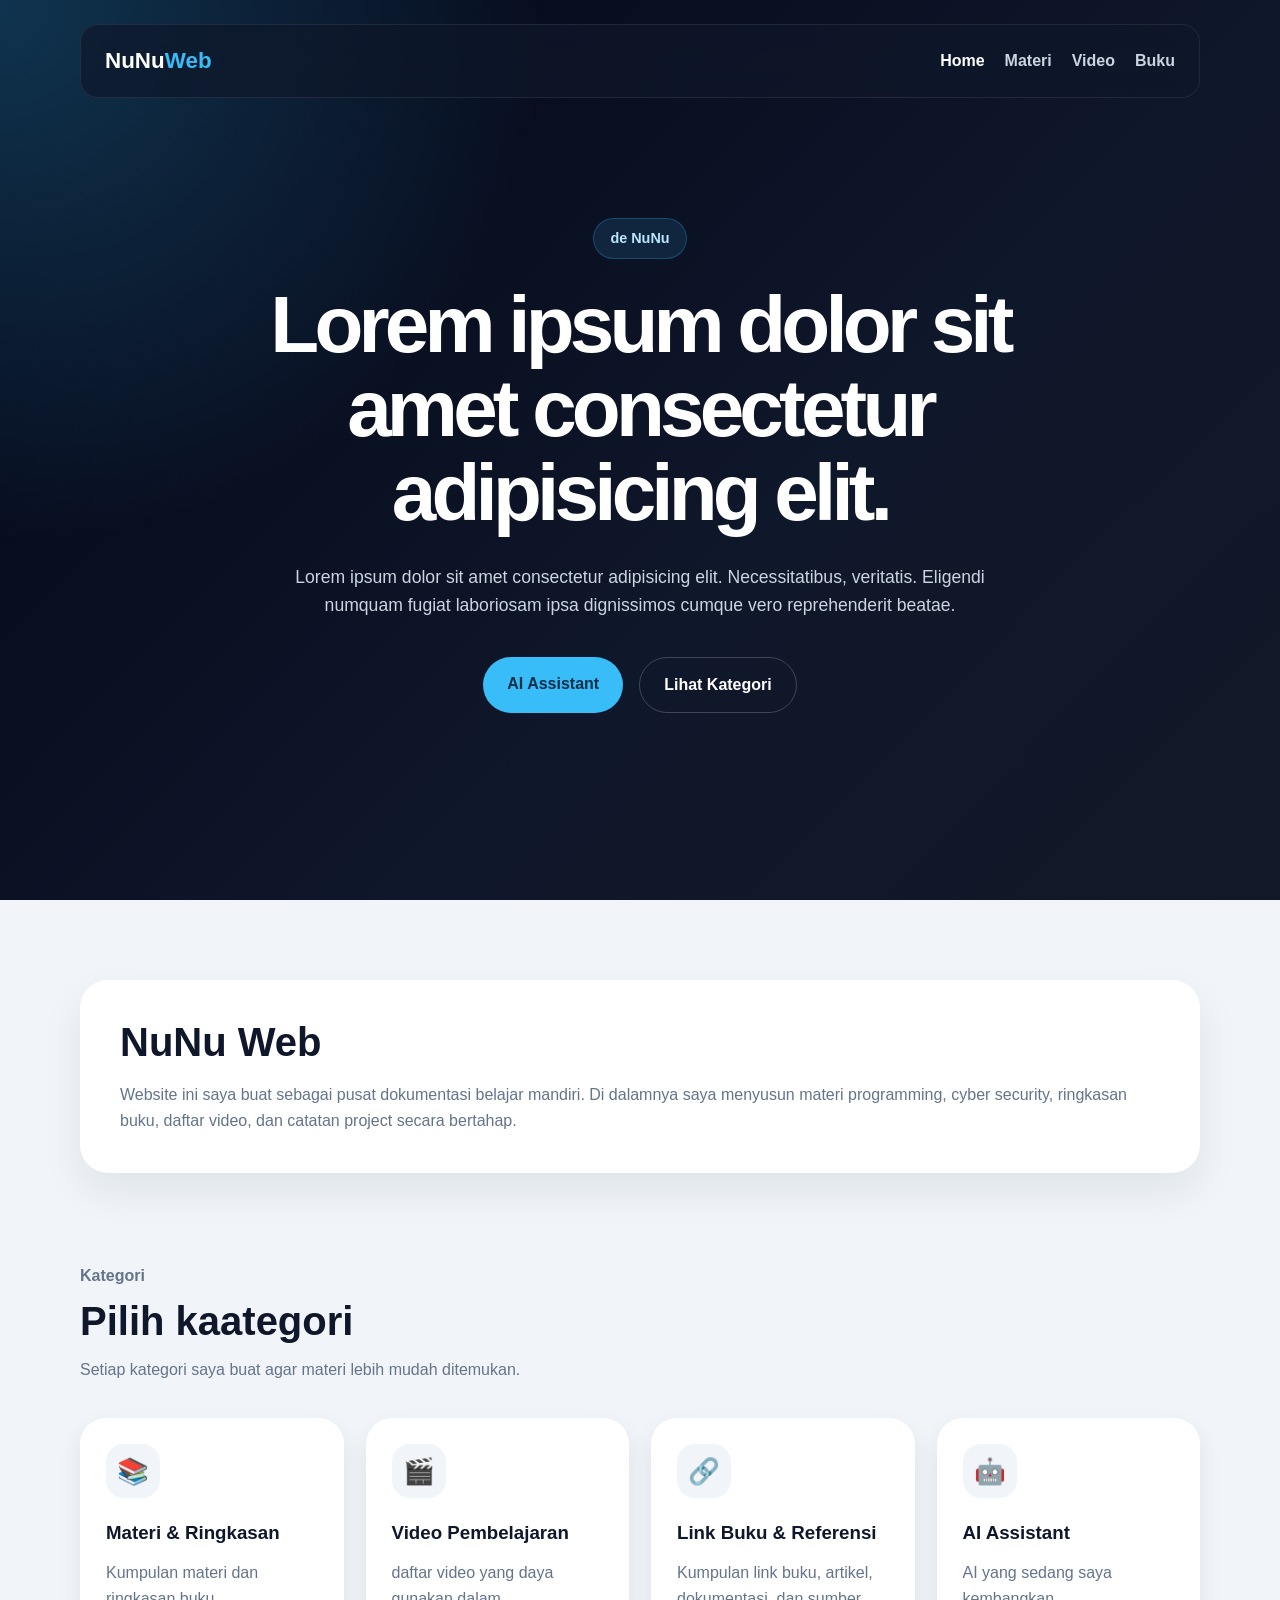
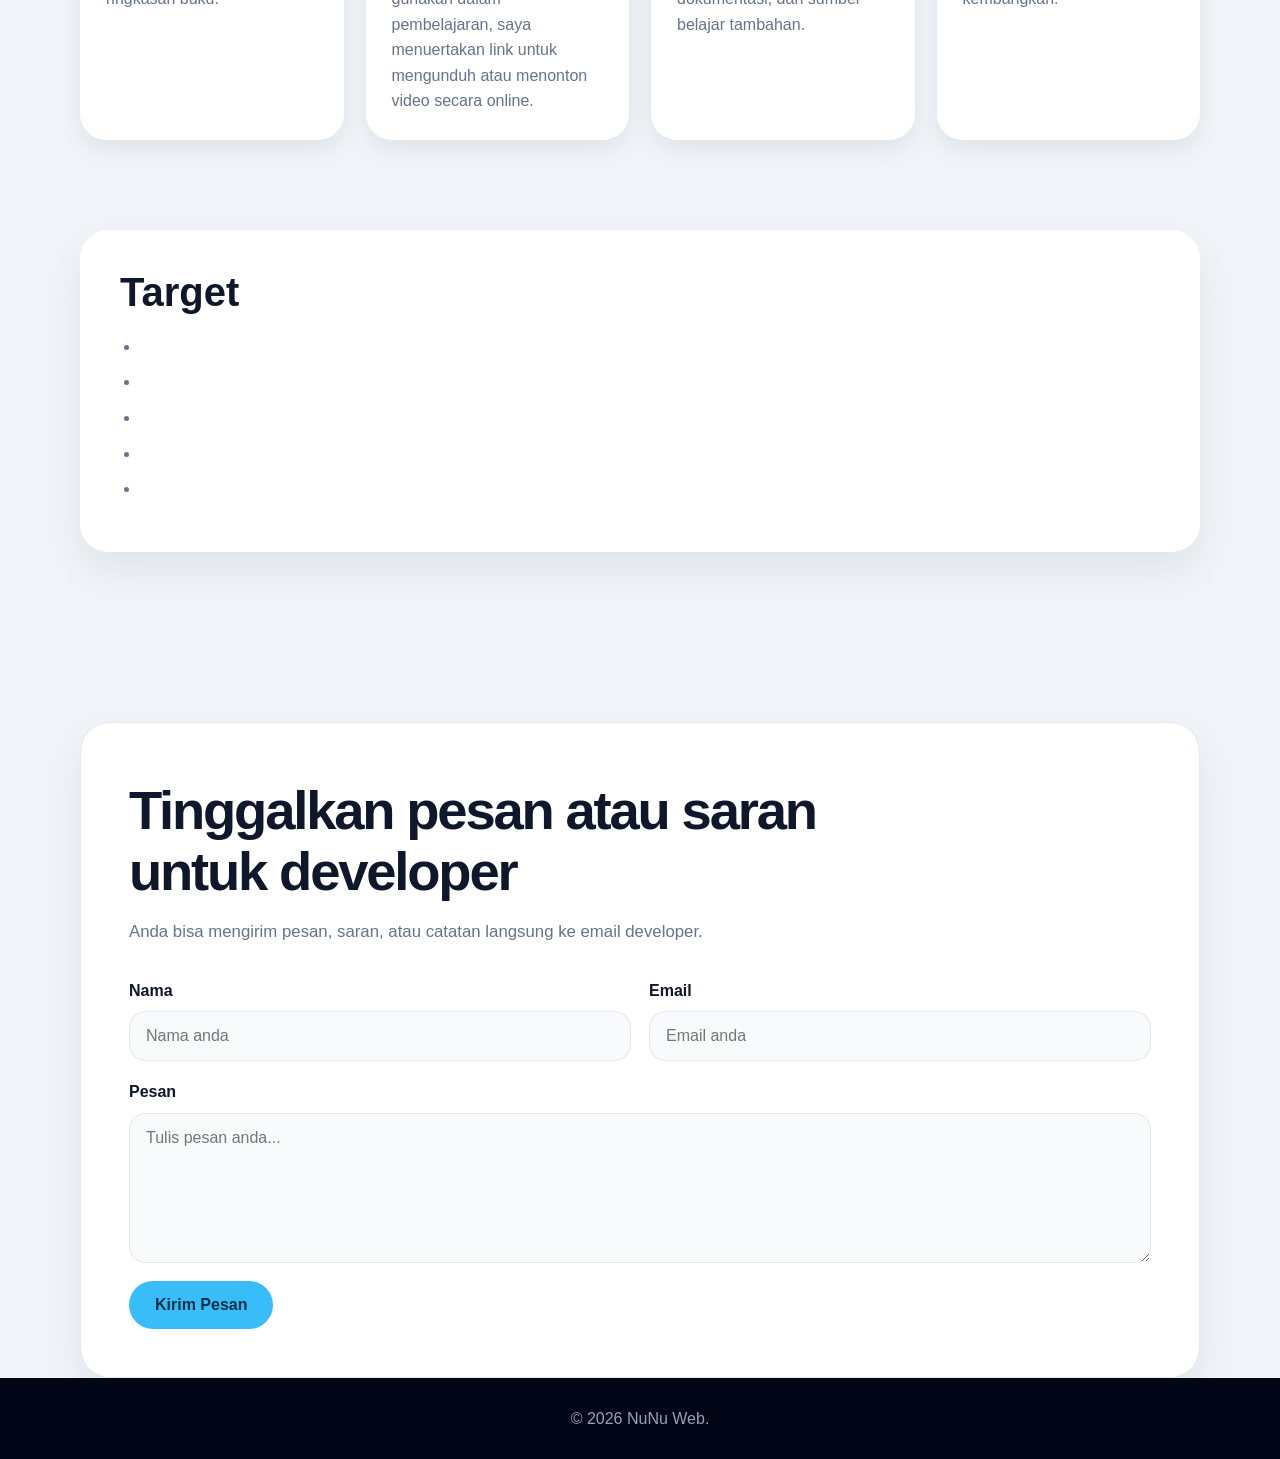
<file: index.html>
<!DOCTYPE html>
<html lang="id">
<head>
  <!-- Google tag (gtag.js) -->
<script async src="https://www.googletagmanager.com/gtag/js?id=G-WC4ZFZ1R2K"></script>
<script>
  window.dataLayer = window.dataLayer || [];
  function gtag(){dataLayer.push(arguments);}
  gtag('js', new Date());

  gtag('config', 'G-WC4ZFZ1R2K');
</script>
  <meta charset="UTF-8">
  <meta name="viewport" content="width=device-width, initial-scale=1.0">

  <title>NuNu Web | Pusat Belajar Programming & Cyber Security</title>

  <meta name="description" content="NuNu Web adalah tempat belajar programming dan cyber security.">
  <meta name="theme-color" content="#111827">

  <link rel="stylesheet" href="css/style.css">


</head>

<body>

  <header class="site-header">

    <nav class="navbar">
      <a href="index.html" class="logo">
        NuNu<span>Web</span>
      </a>

      <ul class="nav-links">
        <li><a href="index.html" class="active">Home</a></li>
        <li><a href="data/list_materi/list_materi.html">Materi</a></li>
        <li><a href="data/list_video/list_video.html">Video</a></li>
        <li><a href="data/list_buku/list_buku.html">Buku</a></li>
      </ul>
    </nav>

    <section class="hero">

      <p class="badge">de NuNu</p>

      <h1>
        Lorem ipsum dolor sit amet consectetur adipisicing elit.
      </h1>

      <p class="hero-description">
        Lorem ipsum dolor sit amet consectetur adipisicing elit.
        Necessitatibus, veritatis. Eligendi numquam fugiat laboriosam
        ipsa dignissimos cumque vero reprehenderit beatae.
      </p>

      <div class="hero-actions">

        <a href="#" class="btn btn-primary">
          AI Assistant
        </a>

        <a href="#kategori" class="btn btn-secondary">
          Lihat Kategori
        </a>

      </div>

    </section>

  </header>

  <main>

    <section class="intro-section">

      <div class="intro-card">

        <h2>
          NuNu Web
        </h2>

        <p>
          Website ini  saya buat sebagai pusat dokumentasi belajar mandiri.
          Di dalamnya saya menyusun materi programming,
          cyber security, ringkasan buku, daftar video,
          dan catatan project secara bertahap.
        </p>

      </div>

    </section>

    <section class="category-section" id="kategori">

      <div class="section-heading">

        <p class="section-label">
          Kategori
        </p>

        <h2>
          Pilih kaategori
        </h2>

        <p>
          Setiap kategori saya buat agar materi lebih mudah ditemukan.
        </p>

      </div>

      <div class="menu">

        <a href="data/list_materi/list_materi.html" class="card">

          <span class="card-icon">📚</span>

          <h3>
            Materi & Ringkasan
          </h3>

          <p>
            Kumpulan materi dan ringkasan buku.
          </p>

        </a>

        <a href="data/list_video/list_video.html" class="card">

          <span class="card-icon">🎬</span>

          <h3>
            Video Pembelajaran
          </h3>

          <p>
            daftar video yang daya gunakan dalam pembelajaran, saya menuertakan link untuk mengunduh atau menonton video secara online.
          </p>

        </a>

        <a href="data/list_buku/list_buku.html" class="card">

          <span class="card-icon">🔗</span>

          <h3>
            Link Buku & Referensi
          </h3>

          <p>
            Kumpulan link buku, artikel,
            dokumentasi, dan sumber belajar tambahan.
          </p>

        </a>

        <a href="#" class="card">

          <span class="card-icon">🤖</span>

          <h3>
            AI Assistant
          </h3>

          <p>
            AI yang sedang saya kembangkan.
          </p>

        </a>

      </div>

    </section>

    <section class="roadmap-section">

      <div class="roadmap-card">

        <h2>
          Target
        </h2>

        <ul>
          <li></li>
          <li></li>
          <li></li>
          <li></li>
          <li></li>
        </ul>

      </div>

    </section>

  </main>

<section class="contact-section" id="pesan">
  <div class="contact-card">

    <h2>Tinggalkan pesan atau saran untuk developer</h2>

    <p class="contact-description">
      Anda bisa mengirim pesan, saran, atau catatan langsung ke email developer.
    </p>

    <form action="mailto:alfaruqqawy@gmail.com" method="post" enctype="text/plain" class="contact-form">
      <div class="form-group">
        <label for="nama">Nama</label>
        <input type="text" id="nama" name="Nama" placeholder="Nama anda" required>
      </div>

      <div class="form-group">
        <label for="email">Email</label>
        <input type="email" id="email" name="Email" placeholder="Email anda" required>
      </div>

      <div class="form-group full">
        <label for="pesan">Pesan</label>
        <textarea id="pesan" name="Pesan" rows="6" placeholder="Tulis pesan anda..." required></textarea>
      </div>

      <button type="submit" class="contact-button">
        Kirim Pesan
      </button>
    </form>
  </div>
</section>

  <footer class="footer">
    <p>
      © 2026 NuNu Web.
    </p>
  </footer>

</body>
</html>
</file>
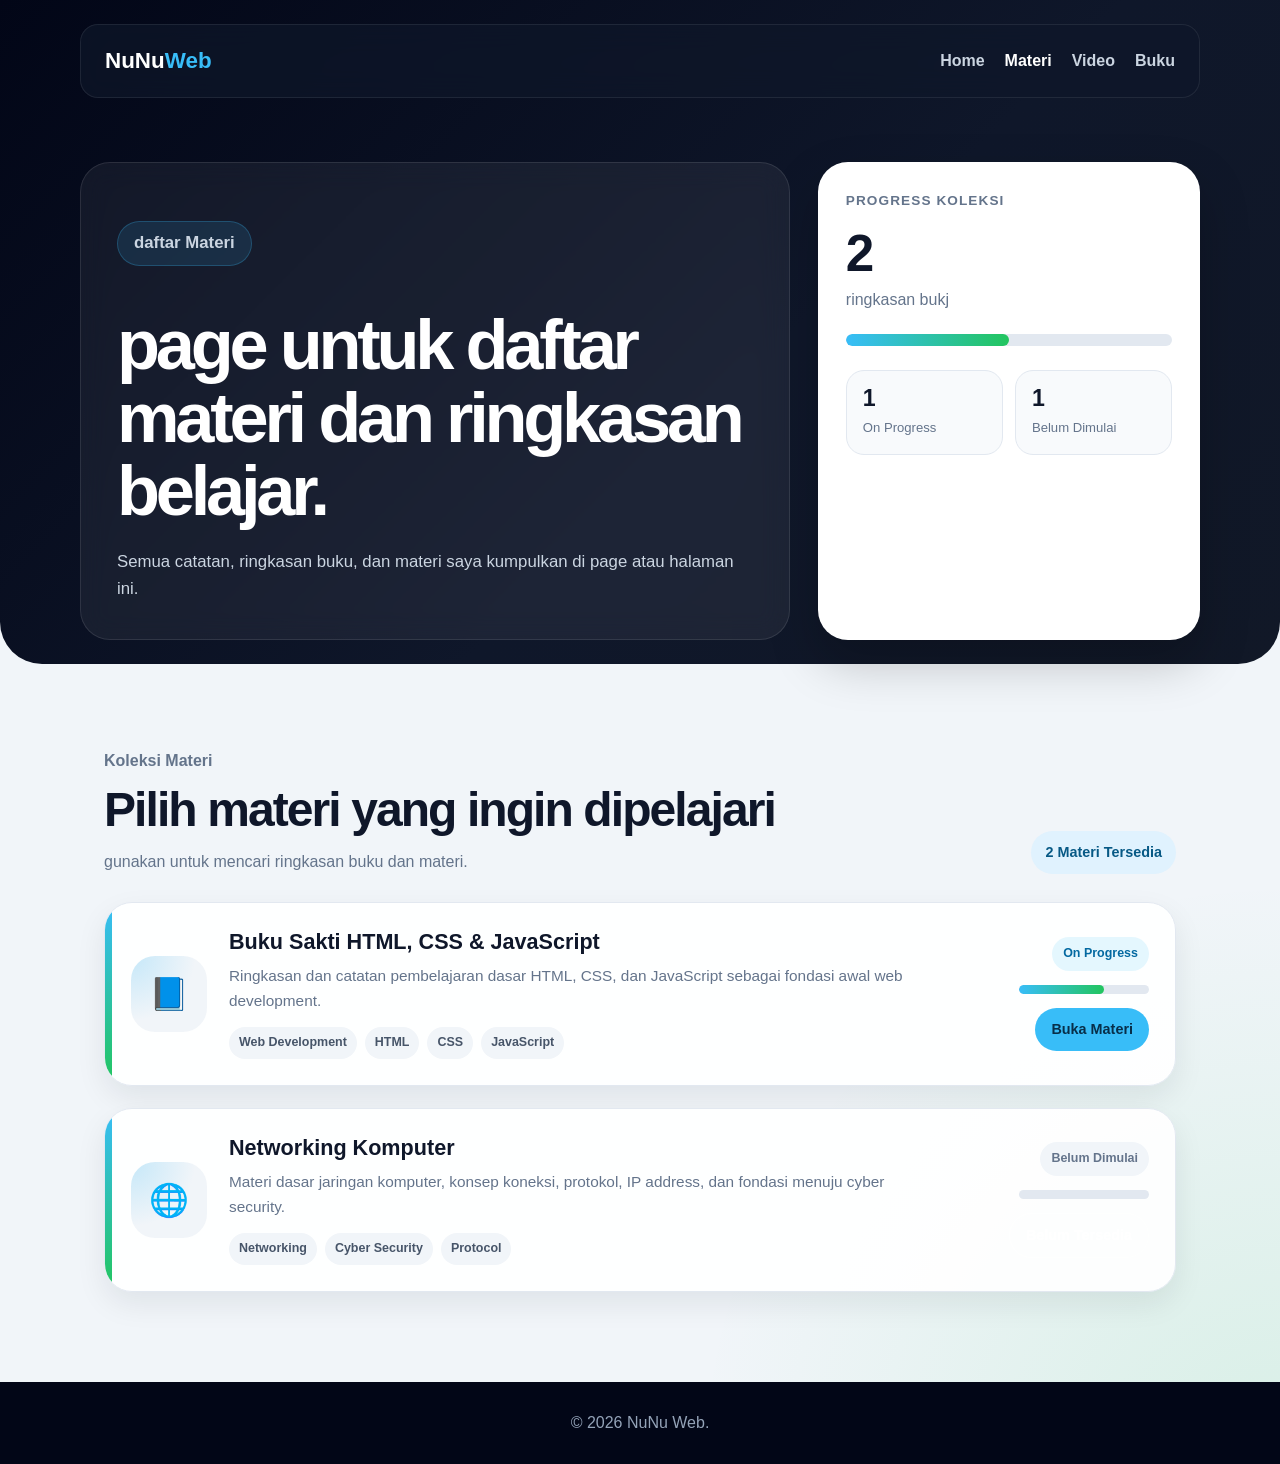
<file: data/list_materi/list_materi.html>
<!DOCTYPE html>
<html lang="id">
<head>
  <meta charset="UTF-8">
  <meta name="viewport" content="width=device-width, initial-scale=1.0">

  <title>Daftar Materi | NuNu Web</title>

  <meta name="description" content="Daftar materi, ringkasan buku, dan catatan belajar di NuNu Web.">
  <meta name="theme-color" content="#111827">

  <link rel="stylesheet" href="../../css/style.css">

<!-- Google tag (gtag.js) -->
<script async src="https://www.googletagmanager.com/gtag/js?id=G-WC4ZFZ1R2K"></script>
<script>
  window.dataLayer = window.dataLayer || [];
  function gtag(){dataLayer.push(arguments);}
  gtag('js', new Date());

  gtag('config', 'G-WC4ZFZ1R2K');
</script>

  <style>
    .library-body {
      background:
        radial-gradient(circle at top left, rgba(56, 189, 248, 0.14), transparent 32%),
        radial-gradient(circle at bottom right, rgba(34, 197, 94, 0.12), transparent 30%),
        #f1f5f9;
    }

    .library-header {
      padding: 24px;
      background:
        linear-gradient(135deg, #020617, #0f172a 58%, #111827);
      color: white;
      border-bottom-left-radius: 42px;
      border-bottom-right-radius: 42px;
    }

    .library-hero {
      width: min(1120px, 100%);
      margin: 64px auto 0;
      display: grid;
      grid-template-columns: 1.3fr 0.7fr;
      gap: 28px;
      align-items: stretch;
    }

    .library-copy {
      padding: 36px;
      border-radius: 30px;
      background: rgba(255, 255, 255, 0.06);
      border: 1px solid rgba(255, 255, 255, 0.10);
      backdrop-filter: blur(14px);
    }

    .library-copy h1 {
      margin-top: 18px;
      max-width: 760px;
      font-size: clamp(2.2rem, 5.5vw, 4.4rem);
      line-height: 1.04;
      letter-spacing: -0.06em;
    }

    .library-copy p {
      max-width: 650px;
      margin-top: 22px;
      color: #cbd5e1;
      font-size: 1.05rem;
    }

    .library-panel {
      padding: 28px;
      border-radius: 30px;
      background: white;
      color: var(--text-main);
      box-shadow: 0 22px 50px rgba(0, 0, 0, 0.22);
    }

    .library-panel-title {
      color: var(--text-muted);
      font-size: 0.85rem;
      font-weight: 800;
      text-transform: uppercase;
      letter-spacing: 0.08em;
    }

    .library-progress-number {
      margin-top: 16px;
      font-size: 3.2rem;
      font-weight: 900;
      line-height: 1;
      letter-spacing: -0.06em;
    }

    .library-progress-text {
      margin-top: 8px;
      color: var(--text-muted);
    }

    .mini-progress {
      width: 100%;
      height: 12px;
      margin-top: 22px;
      overflow: hidden;
      border-radius: 999px;
      background: #e2e8f0;
    }

    .mini-progress span {
      display: block;
      width: 50%;
      height: 100%;
      border-radius: 999px;
      background: linear-gradient(90deg, var(--primary), #22c55e);
    }

    .library-stats {
      margin-top: 24px;
      display: grid;
      grid-template-columns: repeat(2, 1fr);
      gap: 12px;
    }

    .stat-box {
      padding: 16px;
      border-radius: 18px;
      background: #f8fafc;
      border: 1px solid var(--border);
    }

    .stat-box strong {
      display: block;
      font-size: 1.45rem;
      line-height: 1;
    }

    .stat-box span {
      display: block;
      margin-top: 6px;
      color: var(--text-muted);
      font-size: 0.82rem;
    }

    .library-main {
      width: min(1120px, 100%);
      margin: 72px auto 0;
      padding: 0 24px 90px;
    }

    .library-toolbar {
      margin-bottom: 28px;
      display: flex;
      justify-content: space-between;
      align-items: end;
      gap: 24px;
    }

    .library-toolbar h2 {
      font-size: clamp(1.8rem, 4vw, 3rem);
      line-height: 1.1;
      letter-spacing: -0.04em;
    }

    .library-toolbar p {
      max-width: 620px;
      margin-top: 12px;
      color: var(--text-muted);
    }

    .toolbar-pill {
      flex-shrink: 0;
      padding: 10px 14px;
      border-radius: 999px;
      background: #e0f2fe;
      color: #075985;
      font-weight: 800;
      font-size: 0.9rem;
    }

    .materi-list {
      display: grid;
      gap: 22px;
    }

    .materi-row {
      position: relative;
      display: grid;
      grid-template-columns: auto 1fr auto;
      gap: 22px;
      align-items: center;
      padding: 26px;
      overflow: hidden;
      border-radius: 28px;
      background: rgba(255, 255, 255, 0.92);
      border: 1px solid var(--border);
      box-shadow: 0 12px 30px rgba(15, 23, 42, 0.08);
      transition: 0.25s;
    }

    .materi-row::before {
      content: "";
      position: absolute;
      inset: 0 auto 0 0;
      width: 7px;
      background: linear-gradient(180deg, var(--primary), #22c55e);
    }

    .materi-row:hover {
      transform: translateX(8px);
      box-shadow: 0 22px 48px rgba(15, 23, 42, 0.14);
    }

    .materi-thumb {
      width: 76px;
      height: 76px;
      display: grid;
      place-items: center;
      border-radius: 24px;
      background:
        radial-gradient(circle at top left, rgba(56, 189, 248, 0.24), transparent 60%),
        #f1f5f9;
      font-size: 2rem;
    }

    .materi-content h3 {
      font-size: 1.35rem;
      line-height: 1.25;
    }

    .materi-content p {
      max-width: 680px;
      margin-top: 8px;
      color: var(--text-muted);
      font-size: 0.96rem;
    }

    .materi-tags {
      margin-top: 14px;
      display: flex;
      flex-wrap: wrap;
      gap: 8px;
    }

    .materi-tags span {
      padding: 6px 10px;
      border-radius: 999px;
      background: #f1f5f9;
      color: #475569;
      font-size: 0.78rem;
      font-weight: 700;
    }

    .materi-side {
      min-width: 150px;
      display: grid;
      justify-items: end;
      gap: 14px;
    }

    .status {
      padding: 7px 11px;
      border-radius: 999px;
      font-size: 0.78rem;
      font-weight: 900;
    }

    .status-progress {
      background: rgba(56, 189, 248, 0.13);
      color: #0369a1;
    }

    .status-empty {
      background: #f1f5f9;
      color: #64748b;
    }

    .small-progress {
      width: 130px;
      height: 9px;
      overflow: hidden;
      border-radius: 999px;
      background: #e2e8f0;
    }

    .small-progress span {
      display: block;
      height: 100%;
      border-radius: 999px;
      background: linear-gradient(90deg, var(--primary), #22c55e);
    }

    .small-progress .progress-65 {
      width: 65%;
    }

    .small-progress .progress-0 {
      width: 0%;
    }

    .materi-row .btn {
      min-height: auto;
      padding: 10px 16px;
      font-size: 0.9rem;
    }

    @media (max-width: 900px) {
      .library-hero {
        grid-template-columns: 1fr;
      }

      .library-toolbar {
        align-items: flex-start;
        flex-direction: column;
      }

      .toolbar-pill {
        align-self: flex-start;
      }
    }

    @media (max-width: 680px) {
      .library-header {
        padding: 16px;
        border-bottom-left-radius: 28px;
        border-bottom-right-radius: 28px;
      }

      .library-copy {
        padding: 26px;
      }

      .materi-row {
        grid-template-columns: 1fr;
      }

      .materi-thumb {
        width: 64px;
        height: 64px;
      }

      .materi-side {
        min-width: auto;
        justify-items: start;
      }

      .small-progress {
        width: 100%;
      }
    }
  </style>
</head>

<body class="library-body">

  <header class="library-header">
    <nav class="navbar">
      <a href="../../index.html" class="logo">
        NuNu<span>Web</span>
      </a>

      <ul class="nav-links">
        <li><a href="../../index.html">Home</a></li>
        <li><a href="list_materi.html" class="active">Materi</a></li>
        <li><a href="../list_video/list_video.html">Video</a></li>
        <li><a href="../list_buku/list_buku.html">Buku</a></li>
      </ul>
    </nav>

    <section class="library-hero">
      <div class="library-copy">
        <p class="badge">daftar Materi</p>

        <h1>page untuk daftar materi dan ringkasan belajar.</h1>

        <p>
          Semua catatan, ringkasan buku, dan materi saya kumpulkan di page atau halaman ini.
        </p>
      </div>

      <aside class="library-panel">
        <p class="library-panel-title">Progress Koleksi</p>

        <div class="library-progress-number">2</div>

        <p class="library-progress-text">
          ringkasan bukj
        </p>

        <div class="mini-progress">
          <span></span>
        </div>

        <div class="library-stats">
          <div class="stat-box">
            <strong>1</strong>
            <span>On Progress</span>
          </div>

          <div class="stat-box">
            <strong>1</strong>
            <span>Belum Dimulai</span>
          </div>
        </div>
      </aside>
    </section>
  </header>

  <main class="library-main">
    <section class="library-toolbar">
      <div>
        <p class="section-label">Koleksi Materi</p>

        <h2>Pilih materi yang ingin dipelajari</h2>

        <p>
          gunakan untuk mencari ringkasan buku dan materi.
        </p>
      </div>

      <span class="toolbar-pill">2 Materi Tersedia</span>
    </section>

    <section class="materi-list">

      <article class="materi-row">
        <div class="materi-thumb">📘</div>

        <div class="materi-content">
          <h3>Buku Sakti HTML, CSS & JavaScript</h3>

          <p>
            Ringkasan dan catatan pembelajaran dasar HTML, CSS, dan JavaScript
            sebagai fondasi awal web development.
          </p>

          <div class="materi-tags">
            <span>Web Development</span>
            <span>HTML</span>
            <span>CSS</span>
            <span>JavaScript</span>
          </div>
        </div>

        <div class="materi-side">
          <span class="status status-progress">On Progress</span>

          <div class="small-progress">
            <span class="progress-65"></span>
          </div>

          <a href="ringkasan buku pertama/materi_ringkasan_1.html" class="btn btn-primary">
            Buka Materi
          </a>
        </div>
      </article>

      <article class="materi-row">
        <div class="materi-thumb">🌐</div>

        <div class="materi-content">
          <h3>Networking Komputer</h3>

          <p>
            Materi dasar jaringan komputer, konsep koneksi, protokol,
            IP address, dan fondasi menuju cyber security.
          </p>

          <div class="materi-tags">
            <span>Networking</span>
            <span>Cyber Security</span>
            <span>Protocol</span>
          </div>
        </div>

        <div class="materi-side">
          <span class="status status-empty">Belum Dimulai</span>

          <div class="small-progress">
            <span class="progress-0"></span>
          </div>

          <a href="#" class="btn btn-secondary">
            Belum Tersedia
          </a>
        </div>
      </article>

    </section>
  </main>

  <footer class="footer">
    <p>© 2026 NuNu Web.</p>
  </footer>

</body>
</html>
</file>
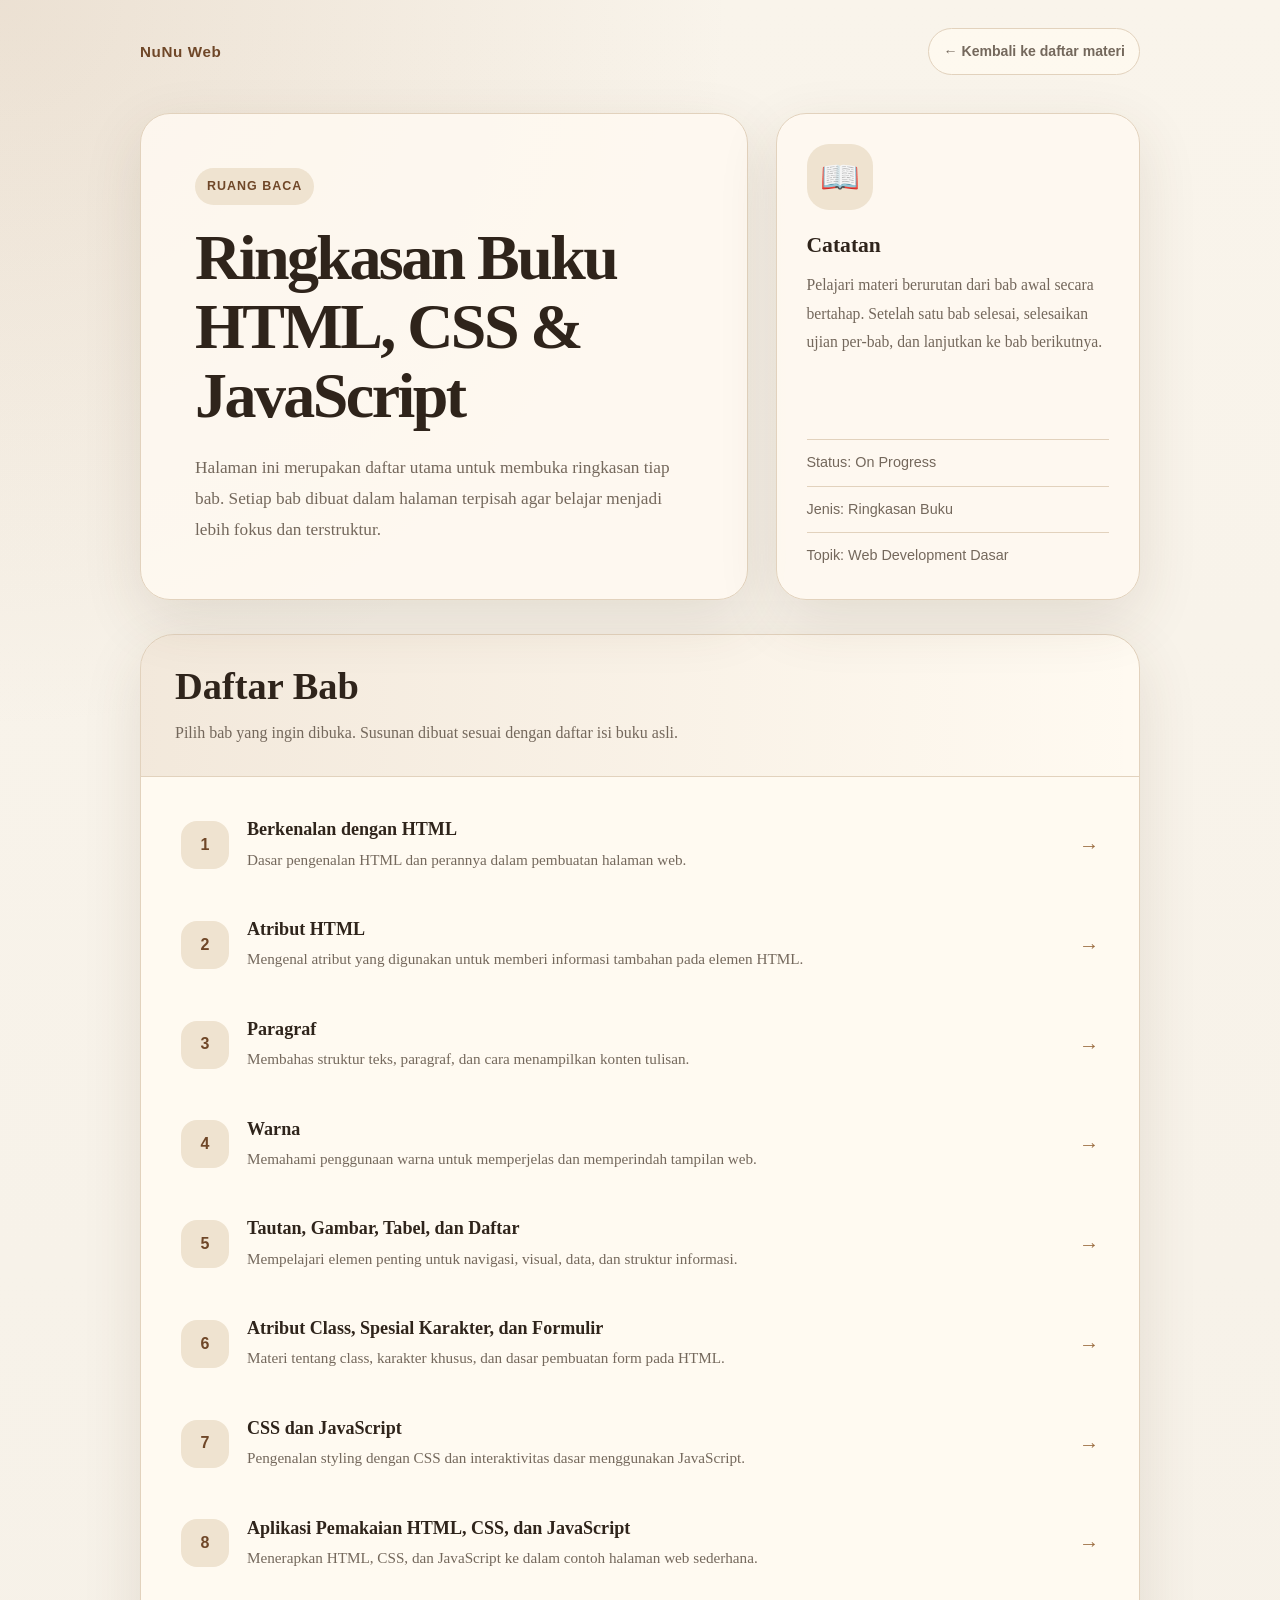
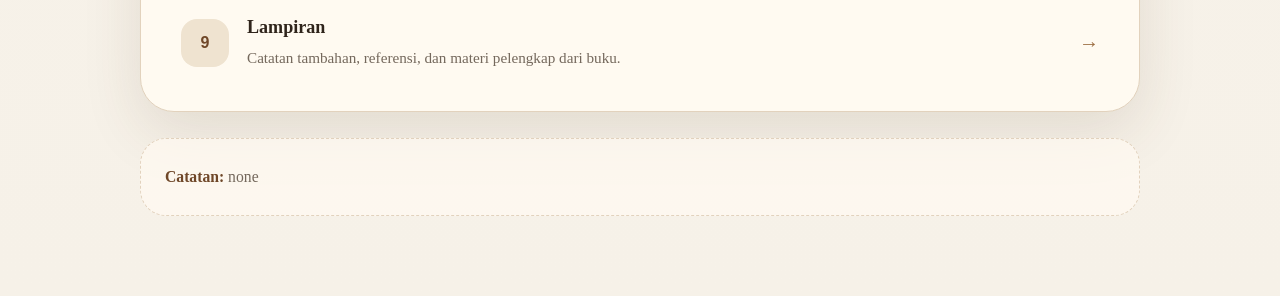
<file: data/list_materi/ringkasan buku pertama/materi_ringkasan_1.html>
<!DOCTYPE html>
<html lang="id">
<head>
  <meta charset="UTF-8">
  <meta name="viewport" content="width=device-width, initial-scale=1.0">

  <title>Ringkasan Buku HTML, CSS & JavaScript | NuNu Web</title>

  <meta name="description" content="Daftar bab ringkasan buku HTML, CSS, dan JavaScript.">
  <meta name="theme-color" content="#f6f1e8">

<!-- Google tag (gtag.js) -->
<script async src="https://www.googletagmanager.com/gtag/js?id=G-WC4ZFZ1R2K"></script>
<script>
  window.dataLayer = window.dataLayer || [];
  function gtag(){dataLayer.push(arguments);}
  gtag('js', new Date());

  gtag('config', 'G-WC4ZFZ1R2K');
</script>

  <style>
    /* =========================
       RESET
    ========================= */

    * {
      margin: 0;
      padding: 0;
      box-sizing: border-box;
    }

    /* =========================
       BASE
    ========================= */

    :root {
      --bg-main: #f6f1e8;
      --bg-paper: #fffaf1;
      --bg-soft: #efe3d0;
      --text-main: #2f241b;
      --text-muted: #74685c;
      --accent: #9a6b3f;
      --accent-dark: #6f4728;
      --border: #e2d2bd;
      --shadow: 0 20px 60px rgba(83, 58, 35, 0.12);
    }

    html {
      scroll-behavior: smooth;
    }

    body {
      min-height: 100vh;
      background:
        radial-gradient(circle at top left, rgba(154, 107, 63, 0.14), transparent 32%),
        linear-gradient(180deg, #f9f4eb, var(--bg-main));
      color: var(--text-main);
      font-family: Georgia, "Times New Roman", serif;
      line-height: 1.8;
    }

    a {
      color: inherit;
    }

    /* =========================
       PAGE SHELL
    ========================= */

    .reading-shell {
      width: min(1040px, 100%);
      margin: 0 auto;
      padding: 28px 20px 80px;
    }

    .top-nav {
      display: flex;
      justify-content: space-between;
      align-items: center;
      gap: 16px;
      margin-bottom: 38px;
    }

    .brand {
      text-decoration: none;
      font-family: Arial, Helvetica, sans-serif;
      font-size: 0.95rem;
      font-weight: 800;
      letter-spacing: 0.04em;
      color: var(--accent-dark);
    }

    .back-link {
      display: inline-flex;
      align-items: center;
      gap: 8px;
      padding: 10px 14px;
      border-radius: 999px;
      background: rgba(255, 250, 241, 0.8);
      border: 1px solid var(--border);
      text-decoration: none;
      color: var(--text-muted);
      font-family: Arial, Helvetica, sans-serif;
      font-size: 0.88rem;
      font-weight: 700;
      transition: 0.2s ease;
    }

    .back-link:hover {
      color: var(--accent-dark);
      transform: translateX(-3px);
    }

    /* =========================
       HERO
    ========================= */

    .reading-hero {
      display: grid;
      grid-template-columns: 1.25fr 0.75fr;
      gap: 28px;
      align-items: stretch;
      margin-bottom: 34px;
    }

    .hero-paper,
    .book-note {
      background: rgba(255, 250, 241, 0.86);
      border: 1px solid var(--border);
      border-radius: 30px;
      box-shadow: var(--shadow);
    }

    .hero-paper {
      padding: clamp(30px, 5vw, 54px);
    }

    .eyebrow {
      display: inline-block;
      margin-bottom: 18px;
      padding: 7px 12px;
      border-radius: 999px;
      background: var(--bg-soft);
      color: var(--accent-dark);
      font-family: Arial, Helvetica, sans-serif;
      font-size: 0.78rem;
      font-weight: 800;
      letter-spacing: 0.08em;
      text-transform: uppercase;
    }

    h1 {
      max-width: 720px;
      font-size: clamp(2.2rem, 5vw, 4.2rem);
      line-height: 1.08;
      letter-spacing: -0.04em;
      font-weight: 700;
    }

    .hero-description {
      max-width: 660px;
      margin-top: 22px;
      color: var(--text-muted);
      font-size: 1.08rem;
    }

    .book-note {
      padding: 30px;
      display: flex;
      flex-direction: column;
      justify-content: space-between;
    }

    .book-icon {
      width: 66px;
      height: 66px;
      display: grid;
      place-items: center;
      margin-bottom: 22px;
      border-radius: 22px;
      background: var(--bg-soft);
      font-size: 2rem;
    }

    .book-note h2 {
      font-size: 1.35rem;
      line-height: 1.25;
    }

    .book-note p {
      margin-top: 12px;
      color: var(--text-muted);
      font-size: 0.98rem;
    }

    .book-meta {
      margin-top: 28px;
      display: grid;
      gap: 10px;
      font-family: Arial, Helvetica, sans-serif;
      font-size: 0.9rem;
      color: var(--text-muted);
    }

    .book-meta span {
      padding-top: 10px;
      border-top: 1px solid var(--border);
    }

    /* =========================
       READING CONTENT
    ========================= */

    .content-card {
      background: var(--bg-paper);
      border: 1px solid var(--border);
      border-radius: 34px;
      box-shadow: var(--shadow);
      overflow: hidden;
    }

    .content-header {
      padding: 28px 34px;
      background:
        linear-gradient(90deg, rgba(154, 107, 63, 0.12), transparent);
      border-bottom: 1px solid var(--border);
    }

    .content-header h2 {
      font-size: clamp(1.5rem, 3vw, 2.4rem);
      line-height: 1.2;
    }

    .content-header p {
      margin-top: 10px;
      color: var(--text-muted);
      font-size: 1rem;
    }

    .chapter-list {
      list-style: none;
      padding: 18px;
      counter-reset: chapter;
    }

    .chapter-item {
      counter-increment: chapter;
    }

    .chapter-link {
      position: relative;
      display: grid;
      grid-template-columns: auto 1fr auto;
      gap: 18px;
      align-items: center;
      padding: 22px;
      border-radius: 24px;
      text-decoration: none;
      transition: 0.2s ease;
    }

    .chapter-link:hover {
      background: #f7ead8;
      transform: translateX(6px);
    }

    .chapter-number {
      width: 48px;
      height: 48px;
      display: grid;
      place-items: center;
      border-radius: 16px;
      background: var(--bg-soft);
      color: var(--accent-dark);
      font-family: Arial, Helvetica, sans-serif;
      font-weight: 900;
    }

    .chapter-number::before {
      content: counter(chapter);
    }

    .chapter-text h3 {
      font-size: 1.13rem;
      line-height: 1.35;
    }

    .chapter-text p {
      margin-top: 4px;
      color: var(--text-muted);
      font-size: 0.95rem;
    }

    .chapter-arrow {
      color: var(--accent);
      font-family: Arial, Helvetica, sans-serif;
      font-weight: 900;
      font-size: 1.25rem;
    }

    .chapter-link.disabled {
      cursor: default;
      opacity: 0.65;
    }

    .chapter-link.disabled:hover {
      background: transparent;
      transform: none;
    }

    /* =========================
       FOOT NOTE
    ========================= */

    .reading-note {
      margin-top: 26px;
      padding: 24px;
      border-radius: 26px;
      background: rgba(255, 250, 241, 0.72);
      border: 1px dashed var(--border);
      color: var(--text-muted);
      font-size: 0.98rem;
    }

    .reading-note strong {
      color: var(--accent-dark);
    }

    /* =========================
       RESPONSIVE
    ========================= */

    @media (max-width: 820px) {
      .reading-hero {
        grid-template-columns: 1fr;
      }

      .top-nav {
        align-items: flex-start;
        flex-direction: column;
      }
    }

    @media (max-width: 560px) {
      .reading-shell {
        padding: 18px 14px 60px;
      }

      .hero-paper,
      .book-note {
        border-radius: 24px;
      }

      .content-card {
        border-radius: 26px;
      }

      .content-header {
        padding: 24px;
      }

      .chapter-list {
        padding: 10px;
      }

      .chapter-link {
        grid-template-columns: auto 1fr;
        gap: 14px;
        padding: 18px;
      }

      .chapter-arrow {
        display: none;
      }

      .chapter-number {
        width: 42px;
        height: 42px;
        border-radius: 14px;
      }
    }
  </style>
</head>

<body>

  <div class="reading-shell">

    <nav class="top-nav">
      <a href="../../../index.html" class="brand">NuNu Web</a>

      <a href="../list_materi.html" class="back-link">
        ← Kembali ke daftar materi
      </a>
    </nav>

    <header class="reading-hero">

      <section class="hero-paper">
        <span class="eyebrow">Ruang Baca</span>

        <h1>Ringkasan Buku HTML, CSS & JavaScript</h1>

        <p class="hero-description">
          Halaman ini merupakan daftar utama untuk membuka ringkasan tiap bab.
          Setiap bab dibuat dalam halaman terpisah agar belajar menjadi lebih fokus dan terstruktur.
        </p>
      </section>

      <aside class="book-note">
        <div>
          <div class="book-icon">📖</div>

          <h2>Catatan</h2>

          <p>
            Pelajari materi berurutan dari bab awal secara bertahap. Setelah satu bab selesai, selesaikan ujian per-bab, dan
            lanjutkan ke bab berikutnya.
          </p>
        </div>

        <div class="book-meta">
          <span>Status: On Progress</span>
          <span>Jenis: Ringkasan Buku</span>
          <span>Topik: Web Development Dasar</span>
        </div>
      </aside>

    </header>

    <main class="content-card">

      <div class="content-header">
        <h2>Daftar Bab</h2>

        <p>
          Pilih bab yang ingin dibuka. Susunan dibuat sesuai dengan daftar isi buku asli.
        </p>
      </div>

      <ol class="chapter-list">

        <li class="chapter-item">
          <a href="bab 1/bab_1.html" class="chapter-link">
            <span class="chapter-number"></span>

            <span class="chapter-text">
              <h3>Berkenalan dengan HTML</h3>
              <p>Dasar pengenalan HTML dan perannya dalam pembuatan halaman web.</p>
            </span>

            <span class="chapter-arrow">→</span>
          </a>
        </li>

        <li class="chapter-item">
          <a href="bab 2/bab_2.html" class="chapter-link">
            <span class="chapter-number"></span>

            <span class="chapter-text">
              <h3>Atribut HTML</h3>
              <p>Mengenal atribut yang digunakan untuk memberi informasi tambahan pada elemen HTML.</p>
            </span>

            <span class="chapter-arrow">→</span>
          </a>
        </li>

        <li class="chapter-item">
          <a href="bab 3/bab_3.html" class="chapter-link">
            <span class="chapter-number"></span>

            <span class="chapter-text">
              <h3>Paragraf</h3>
              <p>Membahas struktur teks, paragraf, dan cara menampilkan konten tulisan.</p>
            </span>

            <span class="chapter-arrow">→</span>
          </a>
        </li>

        <li class="chapter-item">
          <a href="bab_4/bab_4.html" class="chapter-link">
            <span class="chapter-number"></span>

            <span class="chapter-text">
              <h3>Warna</h3>
              <p>Memahami penggunaan warna untuk memperjelas dan memperindah tampilan web.</p>
            </span>

            <span class="chapter-arrow">→</span>
          </a>
        </li>

        <li class="chapter-item">
          <a href="bab_5/bab_5.html" class="chapter-link">
            <span class="chapter-number"></span>

            <span class="chapter-text">
              <h3>Tautan, Gambar, Tabel, dan Daftar</h3>
              <p>Mempelajari elemen penting untuk navigasi, visual, data, dan struktur informasi.</p>
            </span>

            <span class="chapter-arrow">→</span>
          </a>
        </li>

        <li class="chapter-item">
          <a href="bab_6/bab_6.html" class="chapter-link">
            <span class="chapter-number"></span>

            <span class="chapter-text">
              <h3>Atribut Class, Spesial Karakter, dan Formulir</h3>
              <p>Materi tentang class, karakter khusus, dan dasar pembuatan form pada HTML.</p>
            </span>

            <span class="chapter-arrow">→</span>
          </a>
        </li>

        <li class="chapter-item">
          <a href="bab_7/bab_7.html" class="chapter-link">
            <span class="chapter-number"></span>

            <span class="chapter-text">
              <h3>CSS dan JavaScript</h3>
              <p>Pengenalan styling dengan CSS dan interaktivitas dasar menggunakan JavaScript.</p>
            </span>

            <span class="chapter-arrow">→</span>
          </a>
        </li>

        <li class="chapter-item">
          <a href="bab_8/bab_8.html" class="chapter-link">
            <span class="chapter-number"></span>

            <span class="chapter-text">
              <h3>Aplikasi Pemakaian HTML, CSS, dan JavaScript</h3>
              <p>Menerapkan HTML, CSS, dan JavaScript ke dalam contoh halaman web sederhana.</p>
            </span>

            <span class="chapter-arrow">→</span>
          </a>
        </li>

        <li class="chapter-item">
          <a href="lampiran/lampiran.html" class="chapter-link">
            <span class="chapter-number"></span>

            <span class="chapter-text">
              <h3>Lampiran</h3>
              <p>Catatan tambahan, referensi, dan materi pelengkap dari buku.</p>
            </span>

            <span class="chapter-arrow">→</span>
          </a>
        </li>

      </ol>

    </main>

    <section class="reading-note">
      <strong>Catatan:</strong>
      none
    </section>

  </div>

</body>
</html>
</file>
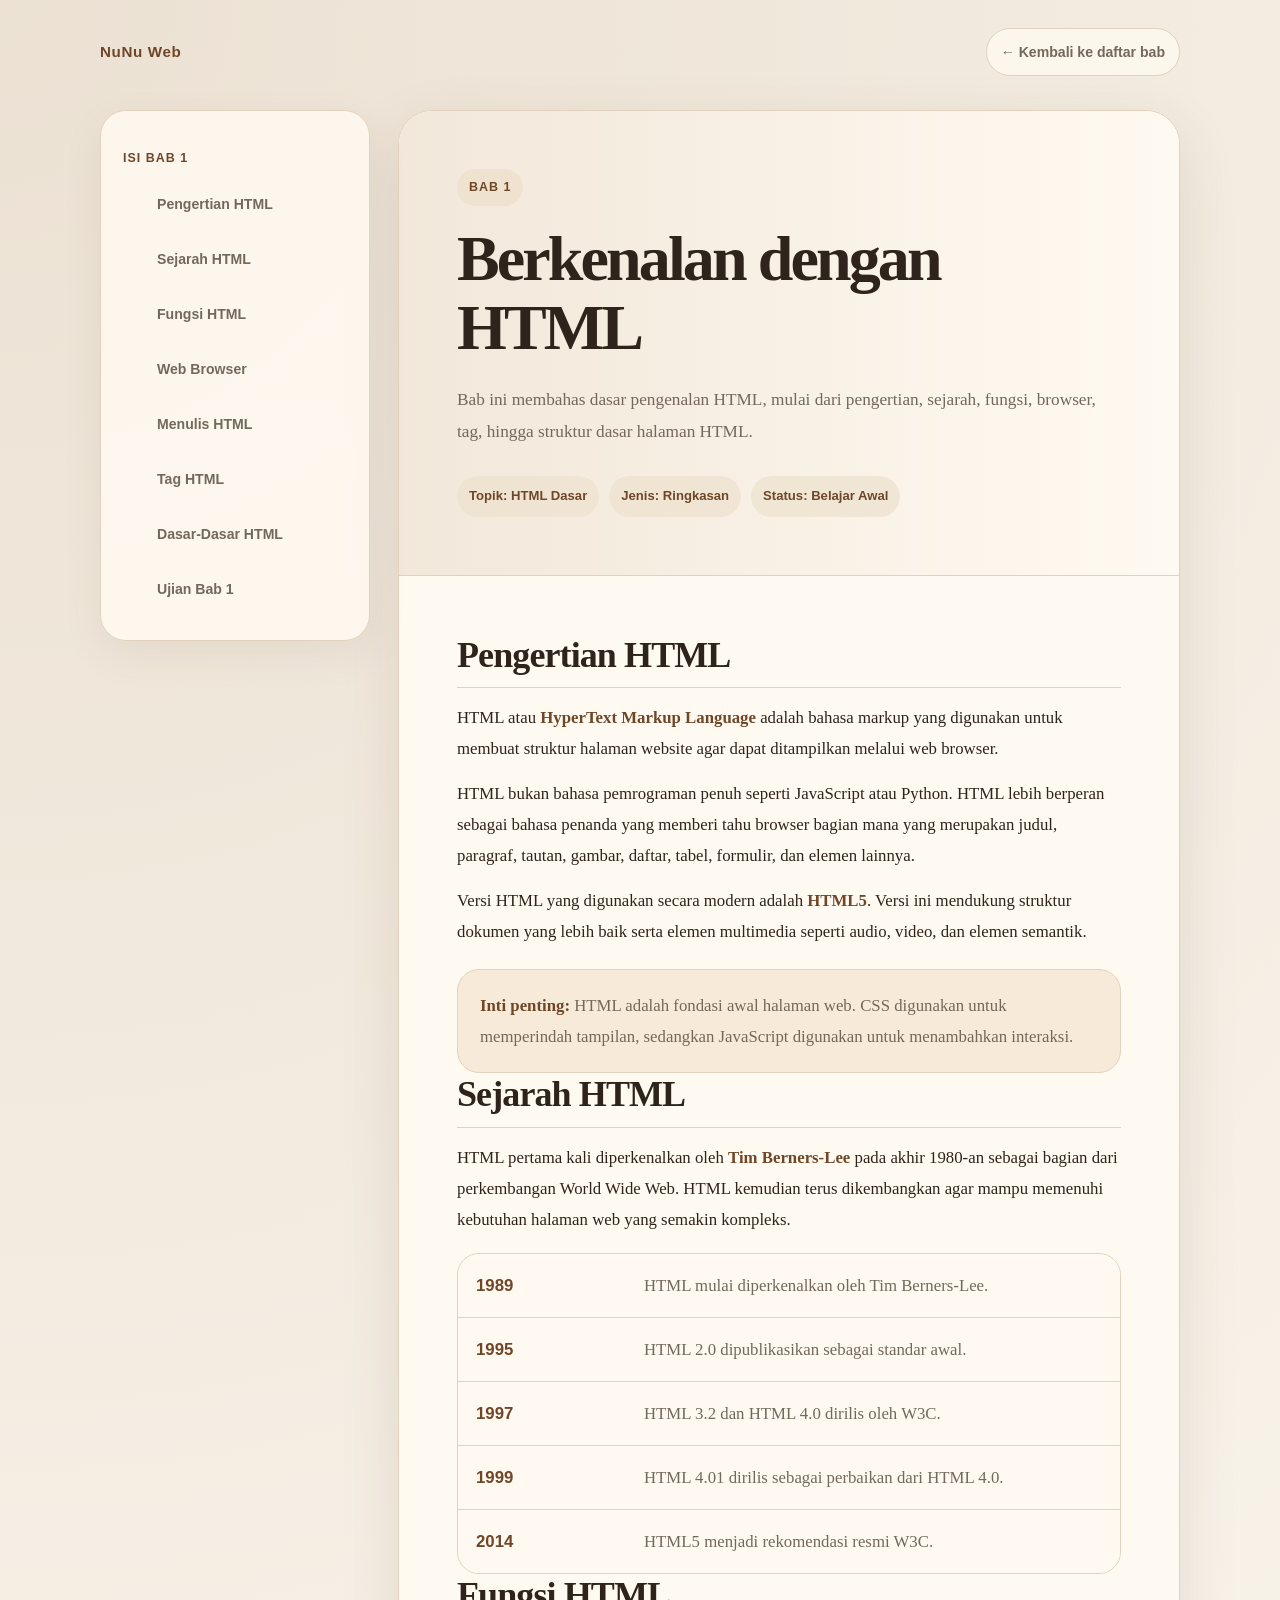
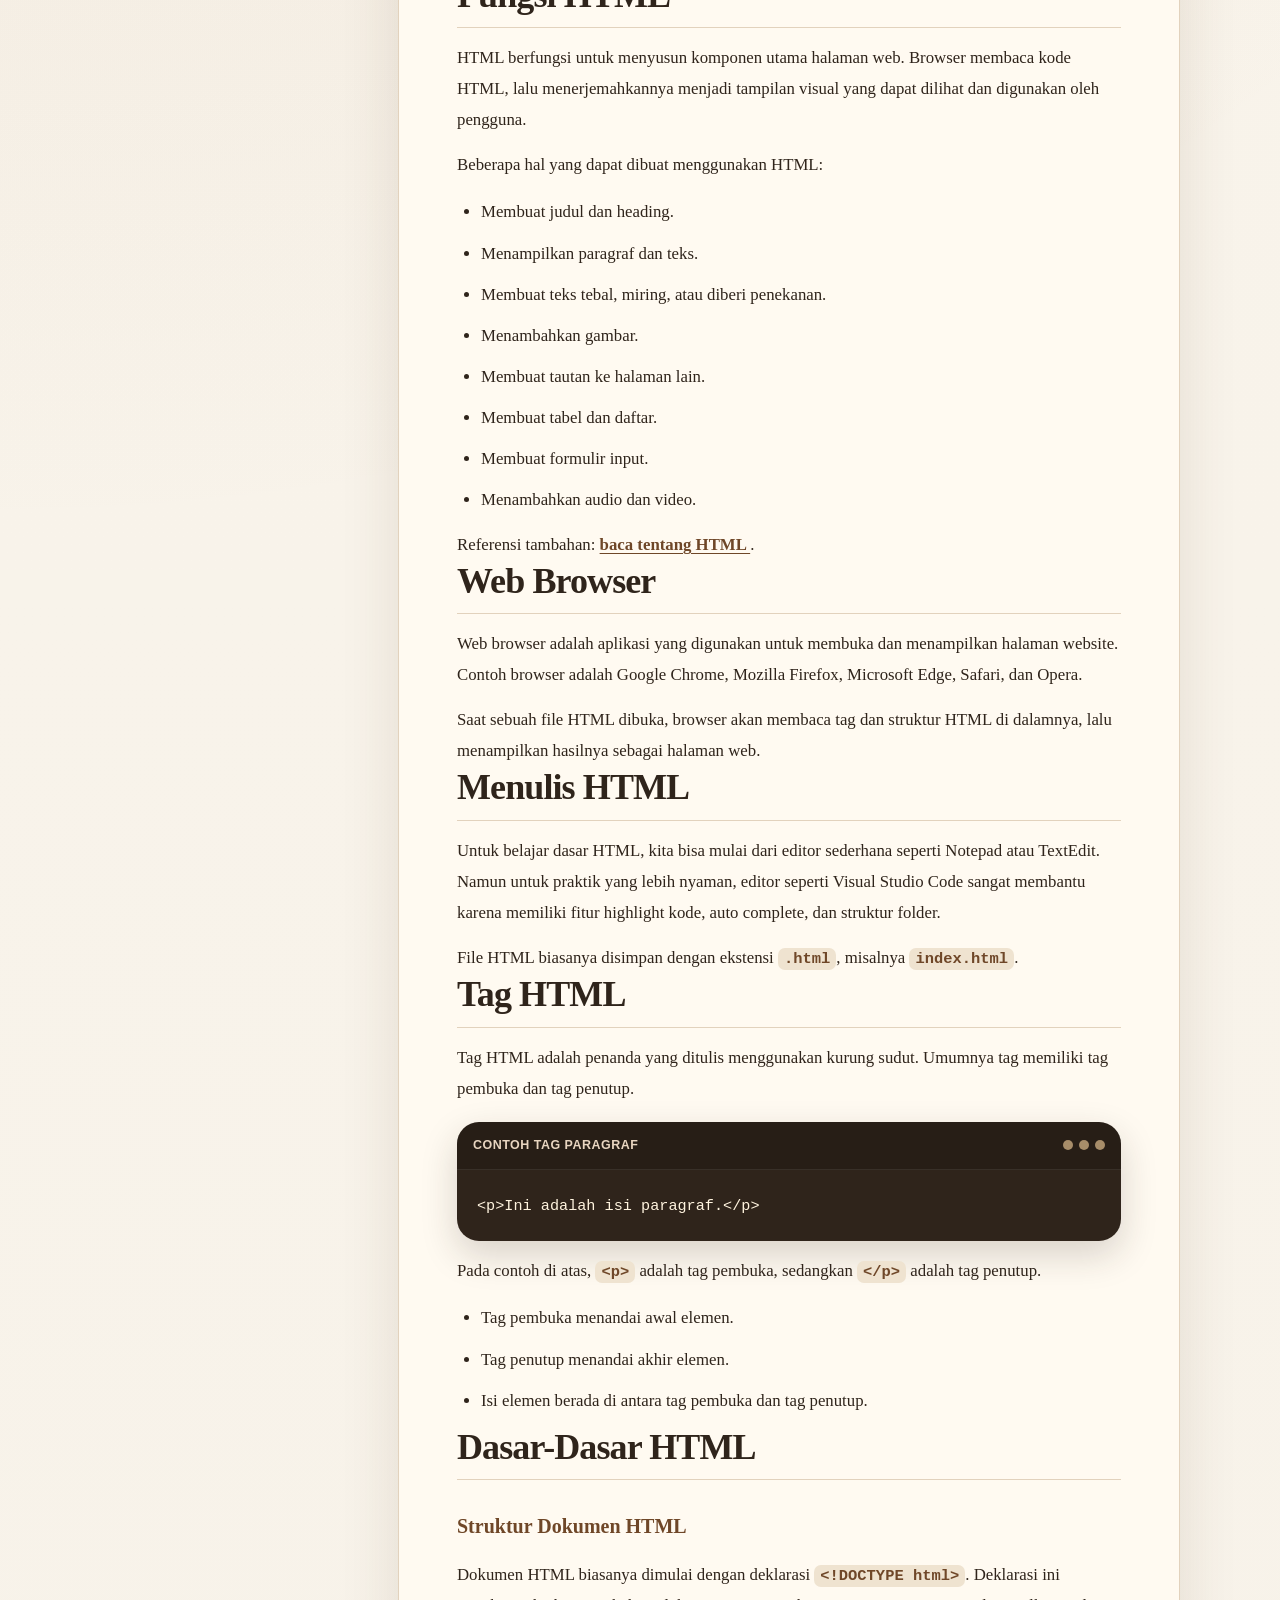
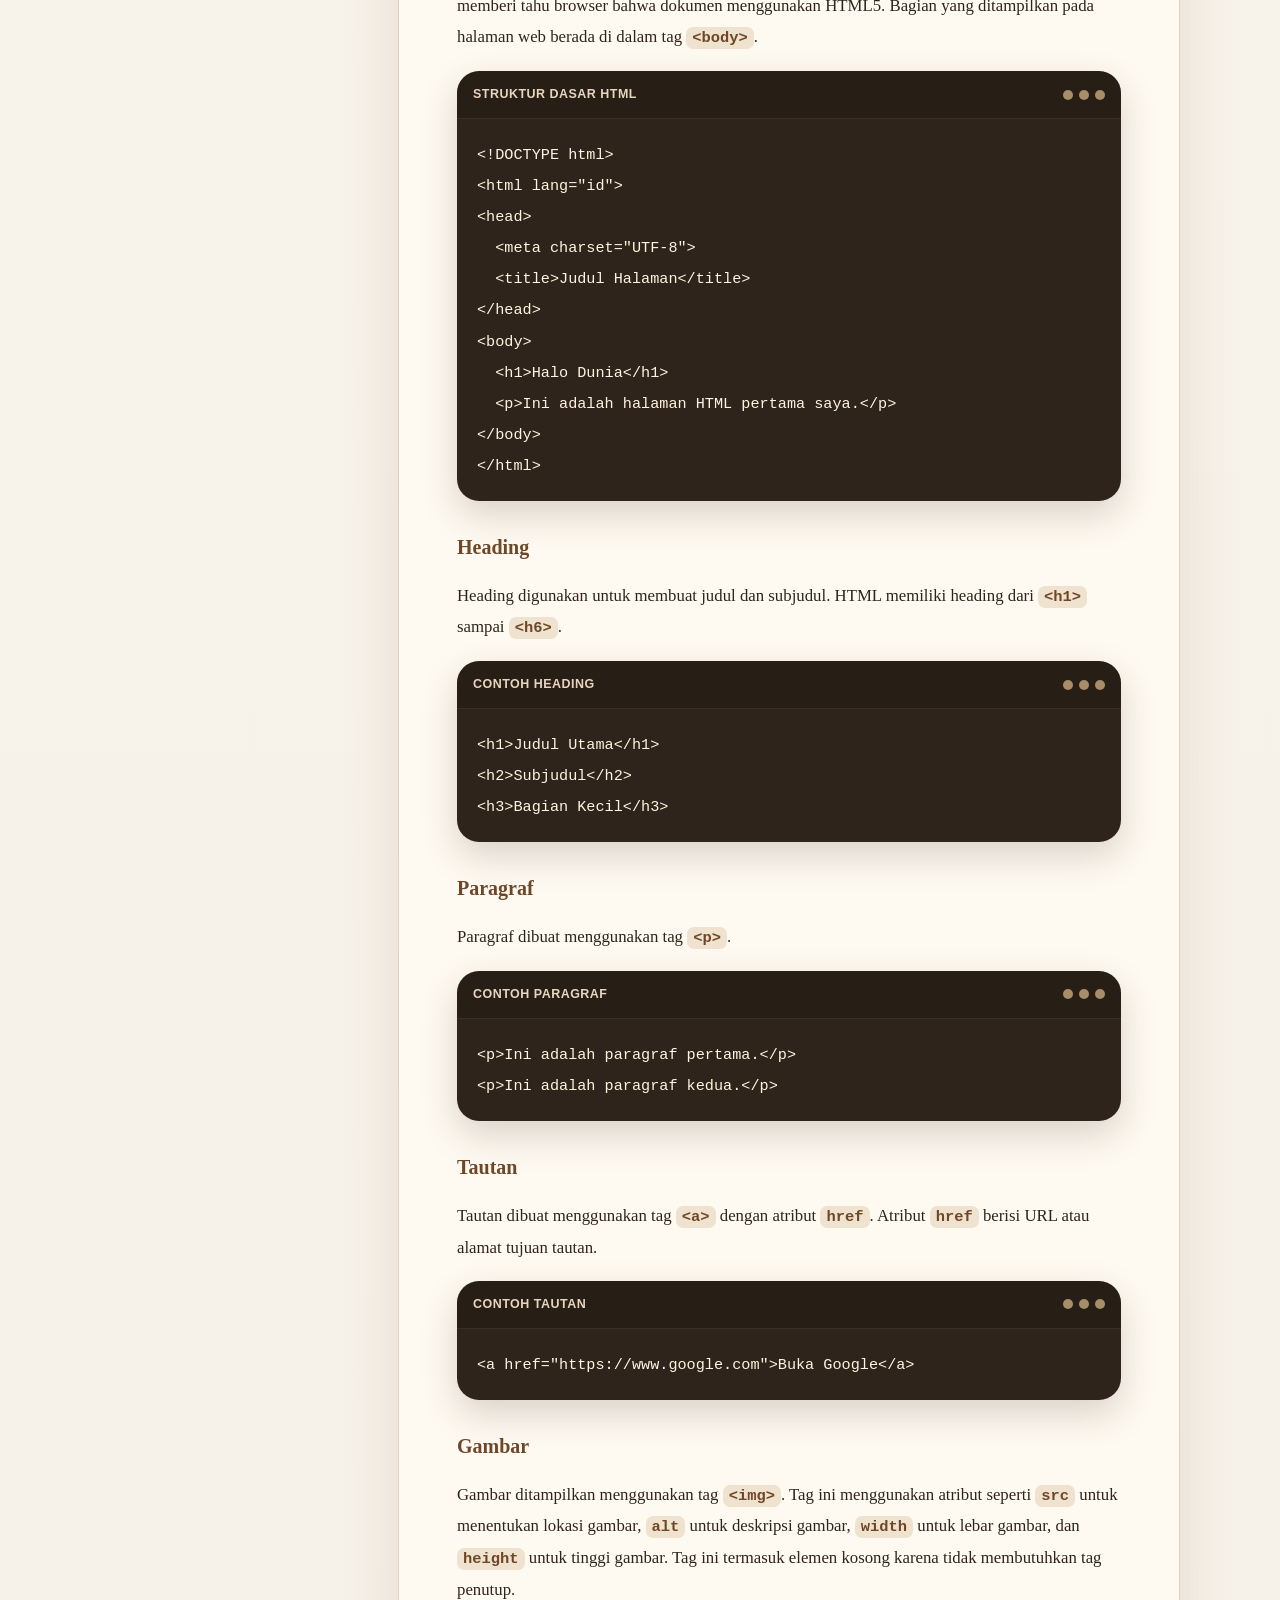
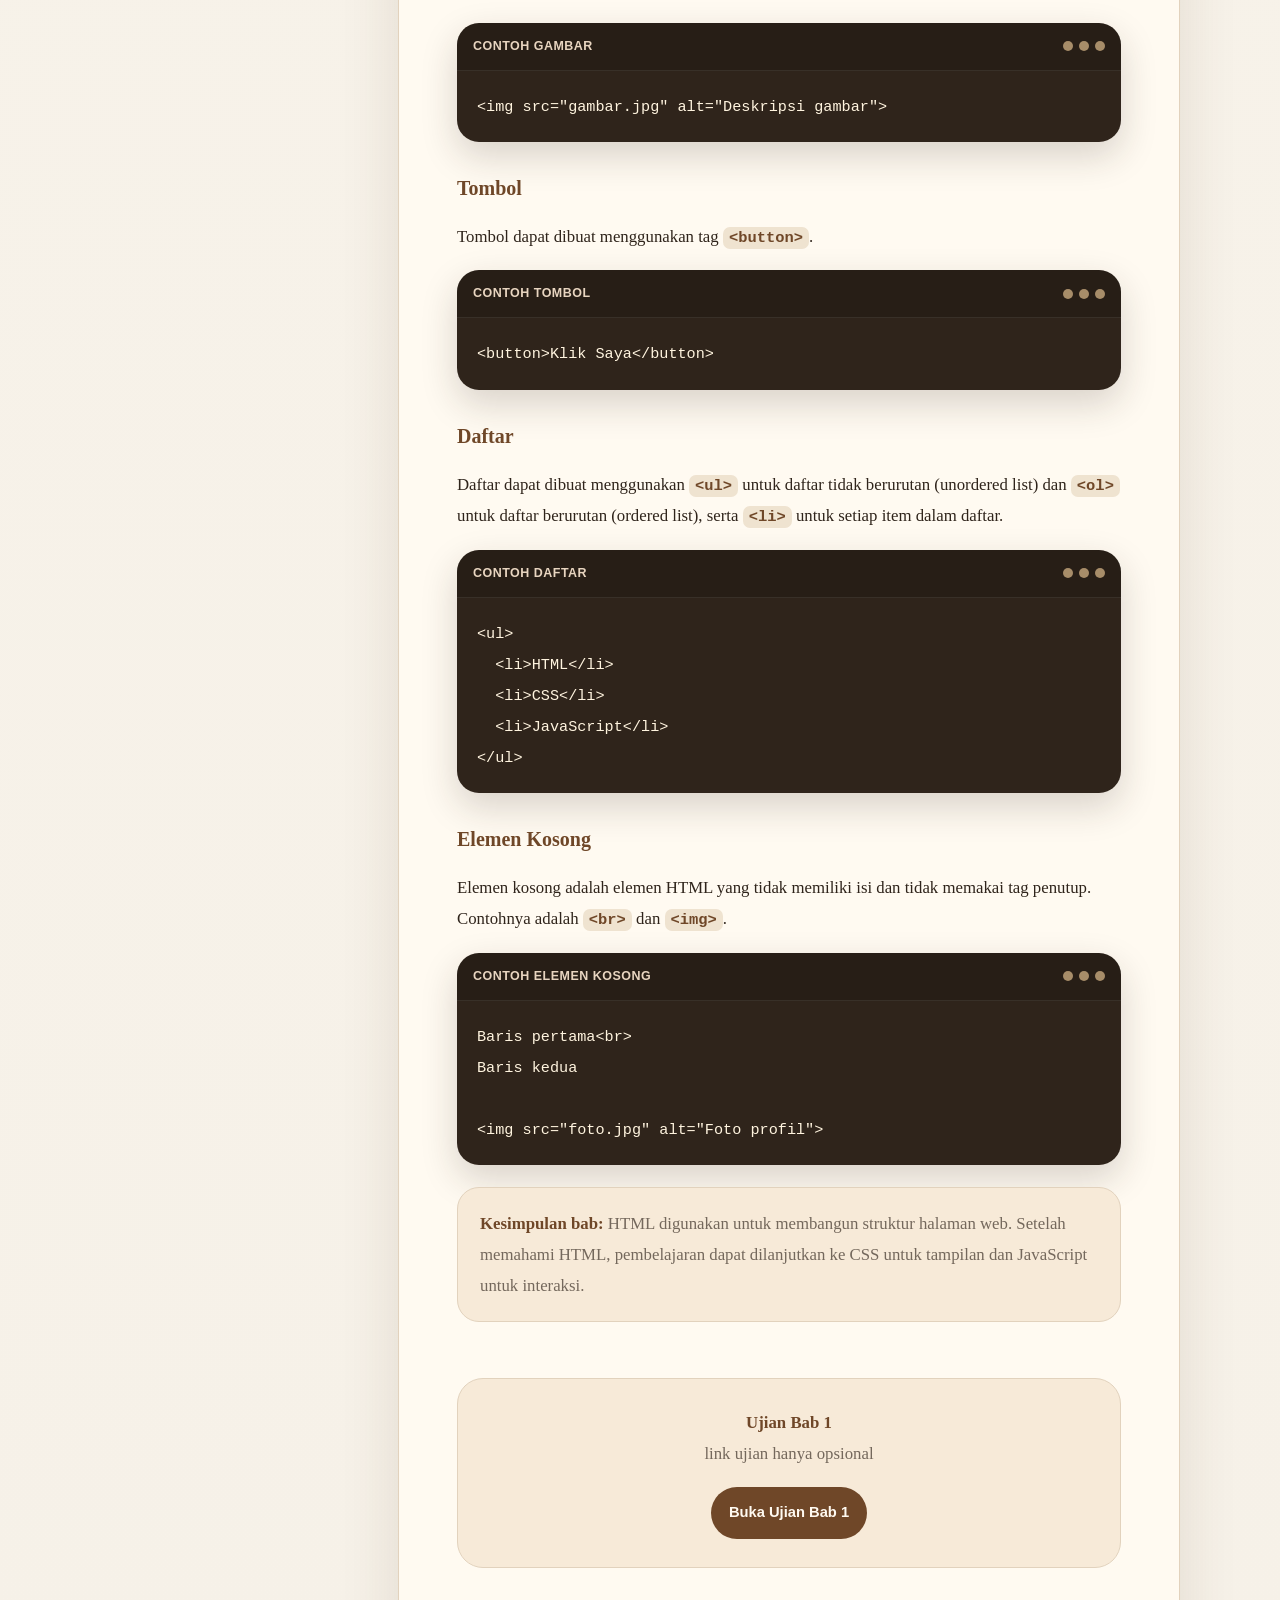
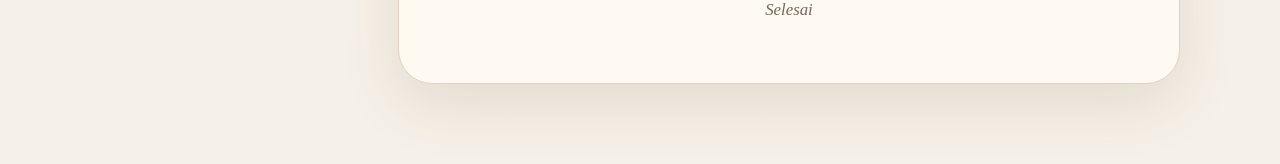
<file: data/list_materi/ringkasan buku pertama/bab 1/bab_1.html>
<!DOCTYPE html>
<html lang="id">
<head>
  <meta charset="UTF-8">
  <meta name="viewport" content="width=device-width, initial-scale=1.0">

  <title>Bab 1 - Berkenalan dengan HTML | NuNu Web</title>

  <meta name="description" content="Ringkasan Bab 1 tentang pengertian HTML, sejarah HTML, fungsi HTML, browser, tag HTML, dan dasar-dasar HTML.">
  <meta name="theme-color" content="#f6f1e8">

<!-- Google tag (gtag.js) -->
<script async src="https://www.googletagmanager.com/gtag/js?id=G-WC4ZFZ1R2K"></script>
<script>
  window.dataLayer = window.dataLayer || [];
  function gtag(){dataLayer.push(arguments);}
  gtag('js', new Date());

  gtag('config', 'G-WC4ZFZ1R2K');
</script>

  <style>
    /* =========================
       RESET
    ========================= */

    * {
      margin: 0;
      padding: 0;
      box-sizing: border-box;
    }

    /* =========================
       BASE
    ========================= */

    :root {
      --bg-main: #f6f1e8;
      --bg-paper: #fffaf1;
      --bg-soft: #efe3d0;
      --bg-code: #2f241b;
      --text-main: #2f241b;
      --text-muted: #74685c;
      --accent: #9a6b3f;
      --accent-dark: #6f4728;
      --border: #e2d2bd;
      --shadow: 0 20px 60px rgba(83, 58, 35, 0.12);
    }

    html {
      scroll-behavior: smooth;
    }

    body {
      min-height: 100vh;
      background:
        radial-gradient(circle at top left, rgba(154, 107, 63, 0.14), transparent 32%),
        linear-gradient(180deg, #f9f4eb, var(--bg-main));
      color: var(--text-main);
      font-family: Georgia, "Times New Roman", serif;
      line-height: 1.85;
    }

    a {
      color: inherit;
    }

    p {
      margin-top: 14px;
    }

    strong,
    b {
      color: var(--accent-dark);
    }

    /* =========================
       LAYOUT
    ========================= */

    .reading-shell {
      width: min(1120px, 100%);
      margin: 0 auto;
      padding: 28px 20px 80px;
    }

    .top-nav {
      display: flex;
      justify-content: space-between;
      align-items: center;
      gap: 16px;
      margin-bottom: 34px;
    }

    .brand {
      text-decoration: none;
      font-family: Arial, Helvetica, sans-serif;
      font-size: 0.95rem;
      font-weight: 800;
      letter-spacing: 0.04em;
      color: var(--accent-dark);
    }

    .back-link {
      display: inline-flex;
      align-items: center;
      gap: 8px;
      padding: 10px 14px;
      border-radius: 999px;
      background: rgba(255, 250, 241, 0.8);
      border: 1px solid var(--border);
      text-decoration: none;
      color: var(--text-muted);
      font-family: Arial, Helvetica, sans-serif;
      font-size: 0.88rem;
      font-weight: 700;
      transition: 0.2s ease;
    }

    .back-link:hover {
      color: var(--accent-dark);
      transform: translateX(-3px);
    }

    .article-layout {
      display: grid;
      grid-template-columns: 270px 1fr;
      gap: 28px;
      align-items: start;
    }

    /* =========================
       SIDEBAR
    ========================= */

    .toc {
      position: sticky;
      top: 24px;
      padding: 22px;
      border-radius: 26px;
      background: rgba(255, 250, 241, 0.86);
      border: 1px solid var(--border);
      box-shadow: 0 14px 40px rgba(83, 58, 35, 0.08);
    }

    .toc-title {
      margin-bottom: 14px;
      font-family: Arial, Helvetica, sans-serif;
      font-size: 0.78rem;
      font-weight: 900;
      text-transform: uppercase;
      letter-spacing: 0.08em;
      color: var(--accent-dark);
    }

    .toc ul {
      list-style: none;
      display: grid;
      gap: 8px;
    }

    .toc a {
      display: block;
      padding: 9px 10px;
      border-radius: 12px;
      text-decoration: none;
      color: var(--text-muted);
      font-family: Arial, Helvetica, sans-serif;
      font-size: 0.88rem;
      font-weight: 700;
      line-height: 1.35;
      transition: 0.18s ease;
    }

    .toc a:hover {
      background: var(--bg-soft);
      color: var(--accent-dark);
      transform: translateX(4px);
    }

    /* =========================
       ARTICLE
    ========================= */

    .article {
      overflow: hidden;
      background: var(--bg-paper);
      border: 1px solid var(--border);
      border-radius: 34px;
      box-shadow: var(--shadow);
    }

    .article-hero {
      padding: clamp(32px, 6vw, 58px);
      background:
        linear-gradient(90deg, rgba(154, 107, 63, 0.13), transparent),
        var(--bg-paper);
      border-bottom: 1px solid var(--border);
    }

    .eyebrow {
      display: inline-block;
      margin-bottom: 18px;
      padding: 7px 12px;
      border-radius: 999px;
      background: var(--bg-soft);
      color: var(--accent-dark);
      font-family: Arial, Helvetica, sans-serif;
      font-size: 0.78rem;
      font-weight: 900;
      letter-spacing: 0.08em;
      text-transform: uppercase;
    }

    h1 {
      max-width: 760px;
      font-size: clamp(2.25rem, 5vw, 4.3rem);
      line-height: 1.08;
      letter-spacing: -0.045em;
    }

    .article-description {
      max-width: 720px;
      margin-top: 22px;
      color: var(--text-muted);
      font-size: 1.08rem;
    }

    .article-meta {
      margin-top: 28px;
      display: flex;
      flex-wrap: wrap;
      gap: 10px;
      font-family: Arial, Helvetica, sans-serif;
    }

    .article-meta span {
      padding: 8px 12px;
      border-radius: 999px;
      background: rgba(239, 227, 208, 0.78);
      color: var(--accent-dark);
      font-size: 0.82rem;
      font-weight: 800;
    }

    .article-content {
      max-width: 780px;
      margin: 0 auto;
      padding: clamp(30px, 5vw, 58px);
      font-size: 1.05rem;
    }

    .article-content section {
      scroll-margin-top: 30px;
    }

    h2 {
      margin-top: 54px;
      padding-bottom: 10px;
      border-bottom: 1px solid var(--border);
      font-size: clamp(1.55rem, 3vw, 2.25rem);
      line-height: 1.2;
      letter-spacing: -0.025em;
    }

    h2:first-child {
      margin-top: 0;
    }

    h3 {
      margin-top: 28px;
      font-size: 1.25rem;
      color: var(--accent-dark);
    }

    ul,
    ol {
      margin-top: 16px;
      padding-left: 24px;
    }

    li {
      margin-bottom: 10px;
    }

    .info-box {
      margin-top: 22px;
      padding: 20px 22px;
      border-radius: 22px;
      background: #f7ead8;
      border: 1px solid var(--border);
      color: var(--text-muted);
    }

    .external-link {
      color: var(--accent-dark);
      font-weight: 700;
      text-decoration: underline;
      text-underline-offset: 3px;
    }

    /* =========================
       CODE BLOCK
    ========================= */

    .code-card {
      margin-top: 18px;
      overflow: hidden;
      border-radius: 22px;
      background: var(--bg-code);
      box-shadow: 0 14px 36px rgba(47, 36, 27, 0.18);
    }

    .code-header {
      display: flex;
      align-items: center;
      justify-content: space-between;
      gap: 12px;
      padding: 12px 16px;
      background: rgba(0, 0, 0, 0.18);
      border-bottom: 1px solid rgba(255, 255, 255, 0.08);
      color: #e8d5c0;
      font-family: Arial, Helvetica, sans-serif;
      font-size: 0.78rem;
      font-weight: 800;
      letter-spacing: 0.04em;
      text-transform: uppercase;
    }

    .code-dots {
      display: inline-flex;
      gap: 6px;
    }

    .code-dots span {
      width: 10px;
      height: 10px;
      border-radius: 999px;
      background: #c8a97e;
      opacity: 0.8;
    }

    pre {
      margin: 0;
      padding: 20px;
      overflow-x: auto;
    }

    code {
      color: #fff4df;
      font-family: "Courier New", Courier, monospace;
      font-size: 0.95rem;
      line-height: 1.7;
    }

    .inline-code {
      padding: 2px 6px;
      border-radius: 7px;
      background: var(--bg-soft);
      color: var(--accent-dark);
      font-family: "Courier New", Courier, monospace;
      font-size: 0.92em;
      font-weight: 700;
    }

    /* =========================
       TABLE
    ========================= */

    .timeline {
      margin-top: 18px;
      overflow: hidden;
      border: 1px solid var(--border);
      border-radius: 22px;
    }

    .timeline-row {
      display: grid;
      grid-template-columns: 150px 1fr;
      gap: 18px;
      padding: 16px 18px;
      background: rgba(255, 250, 241, 0.7);
      border-bottom: 1px solid var(--border);
    }

    .timeline-row:last-child {
      border-bottom: 0;
    }

    .timeline-year {
      font-family: Arial, Helvetica, sans-serif;
      color: var(--accent-dark);
      font-weight: 900;
    }

    .timeline-text {
      color: var(--text-muted);
    }

    /* =========================
       FOOTER ACTION
    ========================= */

    .article-footer {
      margin-top: 56px;
      padding: 28px;
      border-radius: 26px;
      background: #f7ead8;
      border: 1px solid var(--border);
      text-align: center;
    }

    .article-footer p {
      margin-top: 0;
      color: var(--text-muted);
    }

    .exam-link {
      display: inline-flex;
      justify-content: center;
      align-items: center;
      margin-top: 18px;
      padding: 12px 18px;
      border-radius: 999px;
      background: var(--accent-dark);
      color: #fffaf1;
      text-decoration: none;
      font-family: Arial, Helvetica, sans-serif;
      font-size: 0.92rem;
      font-weight: 800;
      transition: 0.2s ease;
    }

    .exam-link:hover {
      transform: translateY(-3px);
      background: #52341f;
    }

    .finish {
      margin-top: 26px;
      text-align: center;
      color: var(--text-muted);
    }

    /* =========================
       RESPONSIVE
    ========================= */

    @media (max-width: 920px) {
      .article-layout {
        grid-template-columns: 1fr;
      }

      .toc {
        position: static;
      }
    }

    @media (max-width: 560px) {
      .reading-shell {
        padding: 18px 14px 60px;
      }

      .top-nav {
        align-items: flex-start;
        flex-direction: column;
      }

      .article,
      .toc {
        border-radius: 24px;
      }

      .article-content {
        font-size: 1rem;
      }

      .timeline-row {
        grid-template-columns: 1fr;
        gap: 4px;
      }
    }
  </style>
</head>

<body>

  <div class="reading-shell">

    <nav class="top-nav">
      <a href="../../../../index.html" class="brand">NuNu Web</a>

      <a href="../materi_ringkasan_1.html" class="back-link">
        ← Kembali ke daftar bab
      </a>
    </nav>

    <div class="article-layout">

      <aside class="toc">
        <p class="toc-title">Isi Bab 1</p>

        <ul>
          <li><a href="#pengertian">Pengertian HTML</a></li>
          <li><a href="#sejarah">Sejarah HTML</a></li>
          <li><a href="#fungsi">Fungsi HTML</a></li>
          <li><a href="#browser">Web Browser</a></li>
          <li><a href="#menulis">Menulis HTML</a></li>
          <li><a href="#tag">Tag HTML</a></li>
          <li><a href="#dasar">Dasar-Dasar HTML</a></li>
          <li><a href="#ujian">Ujian Bab 1</a></li>
        </ul>
      </aside>

      <main class="article">

        <header class="article-hero">
          <span class="eyebrow">Bab 1</span>

          <h1>Berkenalan dengan HTML</h1>

          <p class="article-description">
            Bab ini membahas dasar pengenalan HTML, mulai dari pengertian,
            sejarah, fungsi, browser, tag, hingga struktur dasar halaman HTML.
          </p>

          <div class="article-meta">
            <span>Topik: HTML Dasar</span>
            <span>Jenis: Ringkasan</span>
            <span>Status: Belajar Awal</span>
          </div>
        </header>

        <article class="article-content">

          <section id="pengertian">
            <h2>Pengertian HTML</h2>

            <p>
              HTML atau <b>HyperText Markup Language</b> adalah bahasa markup
              yang digunakan untuk membuat struktur halaman website agar dapat
              ditampilkan melalui web browser.
            </p>

            <p>
              HTML bukan bahasa pemrograman penuh seperti JavaScript atau Python.
              HTML lebih berperan sebagai bahasa penanda yang memberi tahu browser
              bagian mana yang merupakan judul, paragraf, tautan, gambar, daftar,
              tabel, formulir, dan elemen lainnya.
            </p>

            <p>
              Versi HTML yang digunakan secara modern adalah <b>HTML5</b>.
              Versi ini mendukung struktur dokumen yang lebih baik serta elemen
              multimedia seperti audio, video, dan elemen semantik.
            </p>

            <div class="info-box">
              <b>Inti penting:</b> HTML adalah fondasi awal halaman web.
              CSS digunakan untuk memperindah tampilan, sedangkan JavaScript
              digunakan untuk menambahkan interaksi.
            </div>
          </section>

          <section id="sejarah">
            <h2>Sejarah HTML</h2>

            <p>
              HTML pertama kali diperkenalkan oleh <b>Tim Berners-Lee</b> pada
              akhir 1980-an sebagai bagian dari perkembangan World Wide Web.
              HTML kemudian terus dikembangkan agar mampu memenuhi kebutuhan
              halaman web yang semakin kompleks.
            </p>

            <div class="timeline">
              <div class="timeline-row">
                <div class="timeline-year">1989</div>
                <div class="timeline-text">HTML mulai diperkenalkan oleh Tim Berners-Lee.</div>
              </div>

              <div class="timeline-row">
                <div class="timeline-year">1995</div>
                <div class="timeline-text">HTML 2.0 dipublikasikan sebagai standar awal.</div>
              </div>

              <div class="timeline-row">
                <div class="timeline-year">1997</div>
                <div class="timeline-text">HTML 3.2 dan HTML 4.0 dirilis oleh W3C.</div>
              </div>

              <div class="timeline-row">
                <div class="timeline-year">1999</div>
                <div class="timeline-text">HTML 4.01 dirilis sebagai perbaikan dari HTML 4.0.</div>
              </div>

              <div class="timeline-row">
                <div class="timeline-year">2014</div>
                <div class="timeline-text">HTML5 menjadi rekomendasi resmi W3C.</div>
              </div>
            </div>
          </section>

          <section id="fungsi">
            <h2>Fungsi HTML</h2>

            <p>
              HTML berfungsi untuk menyusun komponen utama halaman web. Browser
              membaca kode HTML, lalu menerjemahkannya menjadi tampilan visual
              yang dapat dilihat dan digunakan oleh pengguna.
            </p>

            <p>Beberapa hal yang dapat dibuat menggunakan HTML:</p>

            <ul>
              <li>Membuat judul dan heading.</li>
              <li>Menampilkan paragraf dan teks.</li>
              <li>Membuat teks tebal, miring, atau diberi penekanan.</li>
              <li>Menambahkan gambar.</li>
              <li>Membuat tautan ke halaman lain.</li>
              <li>Membuat tabel dan daftar.</li>
              <li>Membuat formulir input.</li>
              <li>Menambahkan audio dan video.</li>
            </ul>

            <p>
              Referensi tambahan:
              <a href="https://id.wikipedia.org/wiki/HTML" target="_blank" class="external-link">
                baca tentang HTML
              </a>.
            </p>
          </section>

          <section id="browser">
            <h2>Web Browser</h2>

            <p>
              Web browser adalah aplikasi yang digunakan untuk membuka dan
              menampilkan halaman website. Contoh browser adalah Google Chrome,
              Mozilla Firefox, Microsoft Edge, Safari, dan Opera.
            </p>

            <p>
              Saat sebuah file HTML dibuka, browser akan membaca tag dan struktur
              HTML di dalamnya, lalu menampilkan hasilnya sebagai halaman web.
            </p>
          </section>

          <section id="menulis">
            <h2>Menulis HTML</h2>

            <p>
              Untuk belajar dasar HTML, kita bisa mulai dari editor sederhana
              seperti Notepad atau TextEdit. Namun untuk praktik yang lebih nyaman,
              editor seperti Visual Studio Code sangat membantu karena memiliki
              fitur highlight kode, auto complete, dan struktur folder.
            </p>

            <p>
              File HTML biasanya disimpan dengan ekstensi
              <span class="inline-code">.html</span>, misalnya
              <span class="inline-code">index.html</span>.
            </p>
          </section>

          <section id="tag">
            <h2>Tag HTML</h2>

            <p>
              Tag HTML adalah penanda yang ditulis menggunakan kurung sudut.
              Umumnya tag memiliki tag pembuka dan tag penutup.
            </p>

            <div class="code-card">
              <div class="code-header">
                <span>Contoh tag paragraf</span>

                <span class="code-dots">
                  <span></span>
                  <span></span>
                  <span></span>
                </span>
              </div>

              <pre><code>&lt;p&gt;Ini adalah isi paragraf.&lt;/p&gt;</code></pre>
            </div>

            <p>
              Pada contoh di atas, <span class="inline-code">&lt;p&gt;</span>
              adalah tag pembuka, sedangkan
              <span class="inline-code">&lt;/p&gt;</span> adalah tag penutup.
            </p>

            <ul>
              <li>Tag pembuka menandai awal elemen.</li>
              <li>Tag penutup menandai akhir elemen.</li>
              <li>Isi elemen berada di antara tag pembuka dan tag penutup.</li>
            </ul>
          </section>

          <section id="dasar">
            <h2>Dasar-Dasar HTML</h2>

            <h3>Struktur Dokumen HTML</h3>

            <p>
              Dokumen HTML biasanya dimulai dengan deklarasi
              <span class="inline-code">&lt;!DOCTYPE html&gt;</span>.
              Deklarasi ini memberi tahu browser bahwa dokumen menggunakan HTML5.
              Bagian yang ditampilkan pada halaman web berada di dalam tag <span class="inline-code">&lt;body&gt;</span>.
            </p>

            <div class="code-card">
              <div class="code-header">
                <span>Struktur dasar HTML</span>

                <span class="code-dots">
                  <span></span>
                  <span></span>
                  <span></span>
                </span>
              </div>

              <pre><code>&lt;!DOCTYPE html&gt;
&lt;html lang="id"&gt;
&lt;head&gt;
  &lt;meta charset="UTF-8"&gt;
  &lt;title&gt;Judul Halaman&lt;/title&gt;
&lt;/head&gt;
&lt;body&gt;
  &lt;h1&gt;Halo Dunia&lt;/h1&gt;
  &lt;p&gt;Ini adalah halaman HTML pertama saya.&lt;/p&gt;
&lt;/body&gt;
&lt;/html&gt;</code></pre>
            </div>

            <h3>Heading</h3>

            <p>
              Heading digunakan untuk membuat judul dan subjudul. HTML memiliki
              heading dari <span class="inline-code">&lt;h1&gt;</span> sampai
              <span class="inline-code">&lt;h6&gt;</span>.
            </p>

            <div class="code-card">
              <div class="code-header">
                <span>Contoh heading</span>

                <span class="code-dots">
                  <span></span>
                  <span></span>
                  <span></span>
                </span>
              </div>

              <pre><code>&lt;h1&gt;Judul Utama&lt;/h1&gt;
&lt;h2&gt;Subjudul&lt;/h2&gt;
&lt;h3&gt;Bagian Kecil&lt;/h3&gt;</code></pre>
            </div>

            <h3>Paragraf</h3>

            <p>
              Paragraf dibuat menggunakan tag
              <span class="inline-code">&lt;p&gt;</span>.
            </p>

            <div class="code-card">
              <div class="code-header">
                <span>Contoh paragraf</span>

                <span class="code-dots">
                  <span></span>
                  <span></span>
                  <span></span>
                </span>
              </div>

              <pre><code>&lt;p&gt;Ini adalah paragraf pertama.&lt;/p&gt;
&lt;p&gt;Ini adalah paragraf kedua.&lt;/p&gt;</code></pre>
            </div>

            <h3>Tautan</h3>

            <p>
              Tautan dibuat menggunakan tag
              <span class="inline-code">&lt;a&gt;</span> dengan atribut
              <span class="inline-code">href</span>. 
              Atribut <span class="inline-code">href</span> berisi URL atau alamat tujuan tautan.
            </p>

            <div class="code-card">
              <div class="code-header">
                <span>Contoh tautan</span>

                <span class="code-dots">
                  <span></span>
                  <span></span>
                  <span></span>
                </span>
              </div>

              <pre><code>&lt;a href="https://www.google.com"&gt;Buka Google&lt;/a&gt;</code></pre>
            </div>

            <h3>Gambar</h3>

            <p>
              Gambar ditampilkan menggunakan tag
              <span class="inline-code">&lt;img&gt;</span>. Tag ini menggunakan atribut seperti <span class="inline-code">src</span> untuk menentukan lokasi gambar, <span class="inline-code">alt</span> untuk deskripsi gambar, <span class="inline-code">width</span> untuk lebar gambar, dan <span class="inline-code">height</span> untuk tinggi gambar. Tag ini termasuk
              elemen kosong karena tidak membutuhkan tag penutup.
            </p>

            <div class="code-card">
              <div class="code-header">
                <span>Contoh gambar</span>

                <span class="code-dots">
                  <span></span>
                  <span></span>
                  <span></span>
                </span>
              </div>

              <pre><code>&lt;img src="gambar.jpg" alt="Deskripsi gambar"&gt;</code></pre>
            </div>

            <h3>Tombol</h3>

            <p>
              Tombol dapat dibuat menggunakan tag
              <span class="inline-code">&lt;button&gt;</span>.
            </p>

            <div class="code-card">
              <div class="code-header">
                <span>Contoh tombol</span>

                <span class="code-dots">
                  <span></span>
                  <span></span>
                  <span></span>
                </span>
              </div>

              <pre><code>&lt;button&gt;Klik Saya&lt;/button&gt;</code></pre>
            </div>

            <h3>Daftar</h3>

            <p>
              Daftar dapat dibuat menggunakan
              <span class="inline-code">&lt;ul&gt;</span> untuk daftar tidak berurutan (unordered list) dan
              <span class="inline-code">&lt;ol&gt;</span> untuk daftar berurutan (ordered list), serta
              <span class="inline-code">&lt;li&gt;</span> untuk setiap item dalam daftar.
            </p>

            <div class="code-card">
              <div class="code-header">
                <span>Contoh daftar</span>

                <span class="code-dots">
                  <span></span>
                  <span></span>
                  <span></span>
                </span>
              </div>

              <pre><code>&lt;ul&gt;
  &lt;li&gt;HTML&lt;/li&gt;
  &lt;li&gt;CSS&lt;/li&gt;
  &lt;li&gt;JavaScript&lt;/li&gt;
&lt;/ul&gt;</code></pre>
            </div>

            <h3>Elemen Kosong</h3>

            <p>
              Elemen kosong adalah elemen HTML yang tidak memiliki isi dan tidak
              memakai tag penutup. Contohnya adalah
              <span class="inline-code">&lt;br&gt;</span> dan
              <span class="inline-code">&lt;img&gt;</span>.
            </p>

            <div class="code-card">
              <div class="code-header">
                <span>Contoh elemen kosong</span>

                <span class="code-dots">
                  <span></span>
                  <span></span>
                  <span></span>
                </span>
              </div>

              <pre><code>Baris pertama&lt;br&gt;
Baris kedua

&lt;img src="foto.jpg" alt="Foto profil"&gt;</code></pre>
            </div>

            <div class="info-box">
              <b>Kesimpulan bab:</b> HTML digunakan untuk membangun struktur
              halaman web. Setelah memahami HTML, pembelajaran dapat dilanjutkan
              ke CSS untuk tampilan dan JavaScript untuk interaksi.
            </div>
          </section>

          <section class="article-footer" id="ujian">
            <p>
              <b>Ujian Bab 1</b>
            </p>

            <p>
              link ujian hanya opsional
            </p>

            <a href="ujian_bab_1.html" class="exam-link">
              Buka Ujian Bab 1
            </a>
          </section>

          <p class="finish">
            <cite>Selesai</cite>
          </p>

        </article>

      </main>

    </div>

  </div>

</body>
</html>
</file>
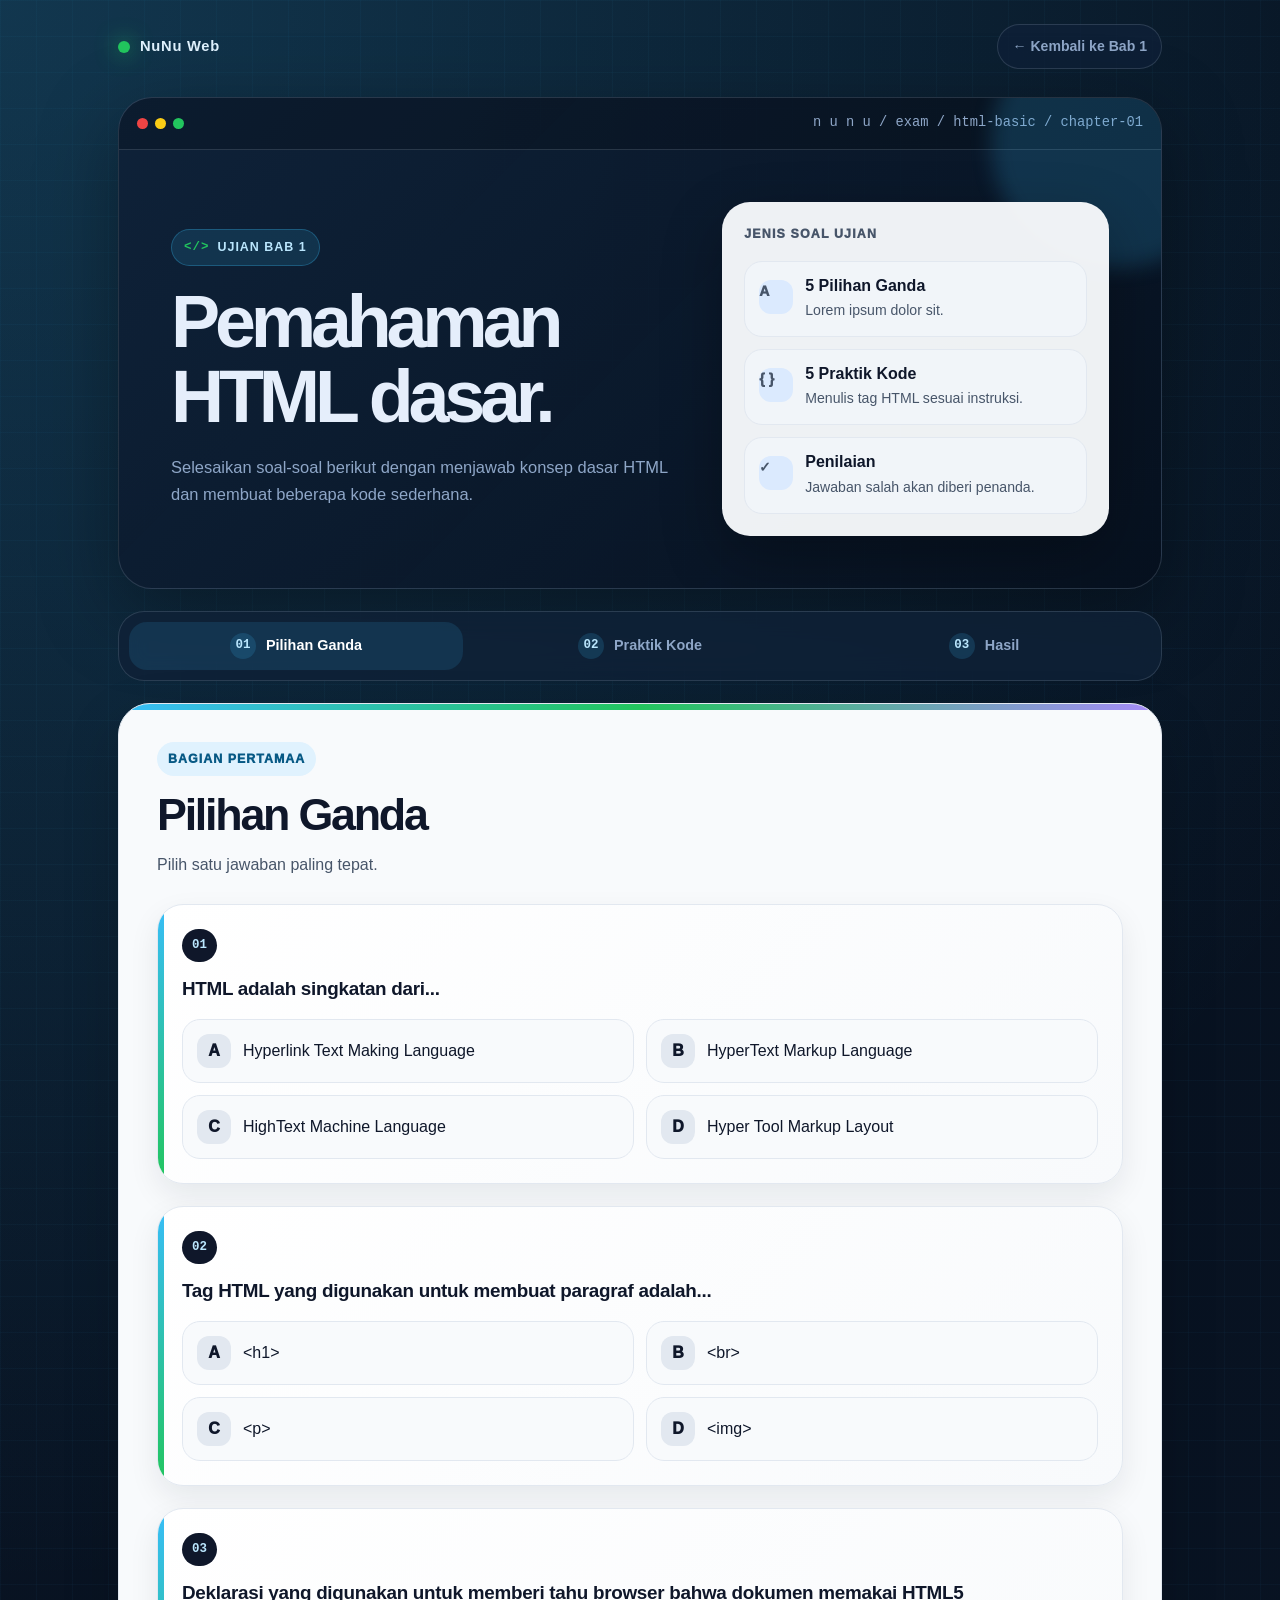
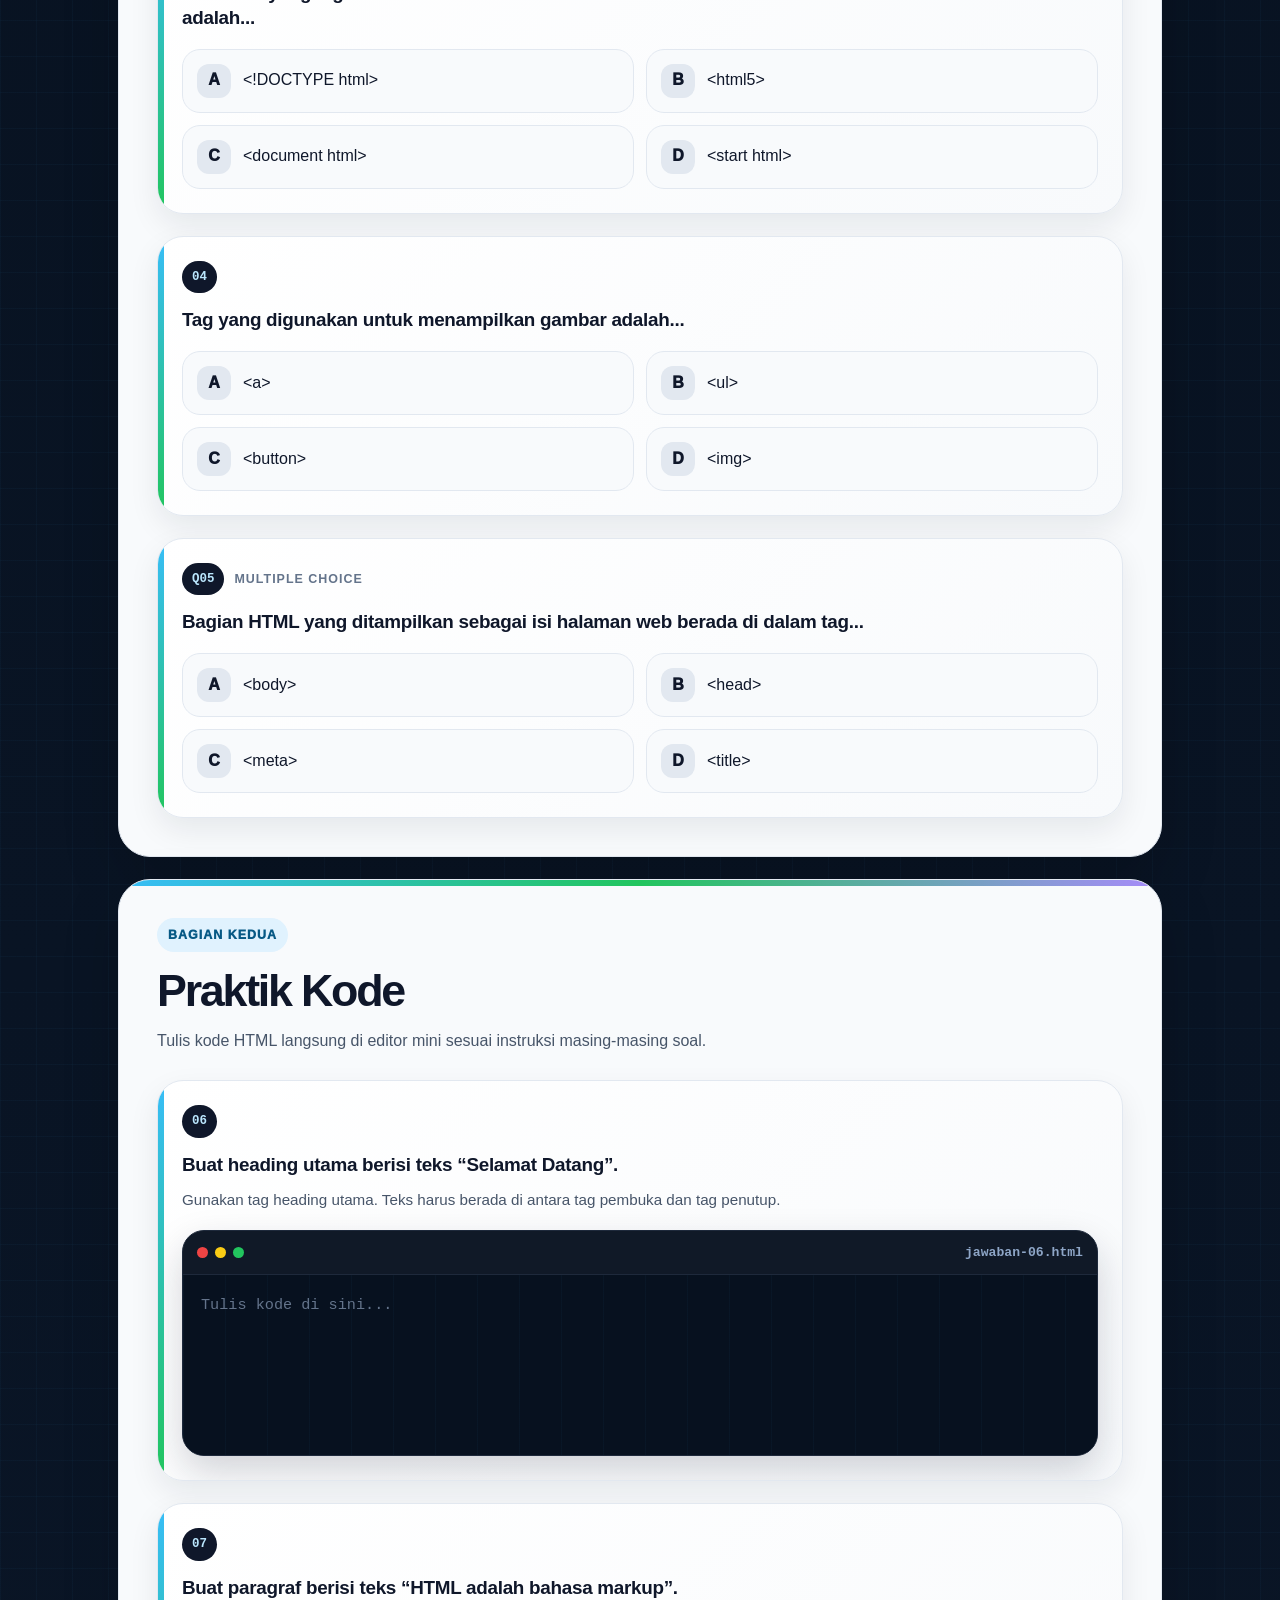
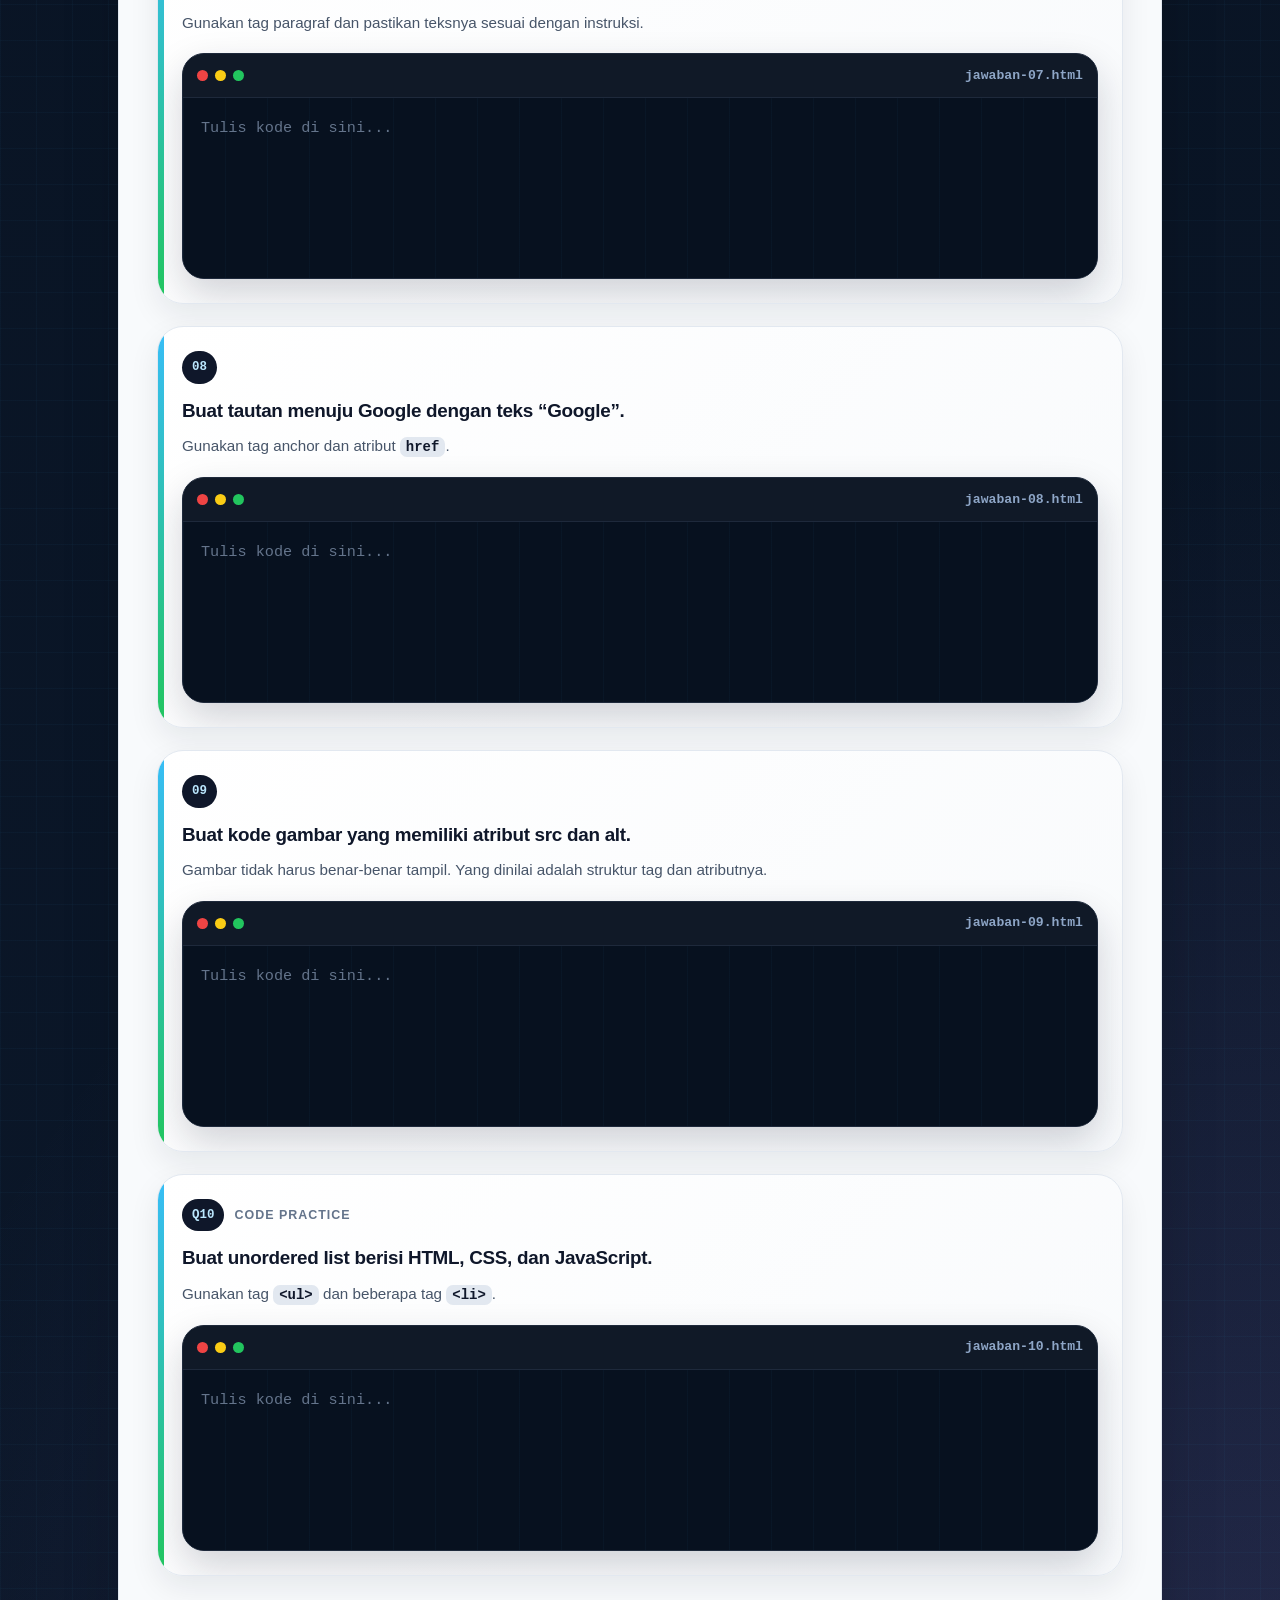
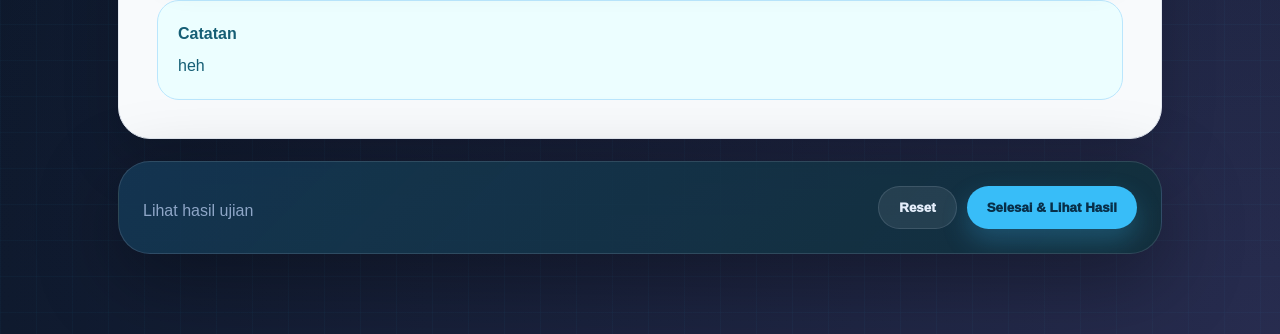
<file: data/list_materi/ringkasan buku pertama/bab 1/ujian_bab_1.html>
<!DOCTYPE html>
<html lang="id">
<head>
  <meta charset="UTF-8">
  <meta name="viewport" content="width=device-width, initial-scale=1.0">

  <title>Ujian Bab 1 - HTML Dasar | NuNu Web</title>

  <meta name="description" content="Ujian Bab 1 HTML dasar berisi soal pilihan ganda dan latihan praktik menulis kode HTML.">
  <meta name="theme-color" content="#07111f">

  <!-- Google tag (gtag.js) -->
  <script async src="https://www.googletagmanager.com/gtag/js?id=G-WC4ZFZ1R2K"></script>
  <script>
    window.dataLayer = window.dataLayer || [];
    function gtag(){dataLayer.push(arguments);}
    gtag('js', new Date());

    gtag('config', 'G-WC4ZFZ1R2K');
  </script>

  <style>
    * {
      margin: 0;
      padding: 0;
      box-sizing: border-box;
    }

    :root {
      --bg: #07111f;
      --bg-2: #0b1729;
      --panel: #0f2138;
      --panel-soft: #132b49;
      --paper: #f8fafc;
      --text: #e5eefb;
      --muted: #8ea6c7;
      --dark: #0f172a;
      --soft-dark: #475569;
      --line: rgba(148, 163, 184, 0.22);
      --line-light: #e2e8f0;
      --cyan: #38bdf8;
      --green: #22c55e;
      --yellow: #facc15;
      --red: #ef4444;
      --purple: #a78bfa;
      --shadow: 0 24px 80px rgba(0, 0, 0, 0.35);
    }

    html {
      scroll-behavior: smooth;
    }

    body {
      min-height: 100vh;
      color: var(--text);
      font-family: Arial, Helvetica, sans-serif;
      line-height: 1.65;
      background:
        linear-gradient(rgba(56, 189, 248, 0.035) 1px, transparent 1px),
        linear-gradient(90deg, rgba(56, 189, 248, 0.035) 1px, transparent 1px),
        radial-gradient(circle at top left, rgba(56, 189, 248, 0.22), transparent 30%),
        radial-gradient(circle at bottom right, rgba(167, 139, 250, 0.18), transparent 28%),
        linear-gradient(180deg, var(--bg), var(--bg-2));
      background-size:
        36px 36px,
        36px 36px,
        auto,
        auto,
        auto;
    }

    a {
      color: inherit;
    }

    .exam-shell {
      width: min(1080px, 100%);
      margin: 0 auto;
      padding: 24px 18px 80px;
    }

    .topbar {
      display: flex;
      justify-content: space-between;
      align-items: center;
      gap: 14px;
      margin-bottom: 28px;
    }

    .brand {
      display: inline-flex;
      align-items: center;
      gap: 10px;
      color: #e0f2fe;
      text-decoration: none;
      font-size: 0.92rem;
      font-weight: 900;
      letter-spacing: 0.05em;
    }

    .brand-dot {
      width: 12px;
      height: 12px;
      border-radius: 999px;
      background: var(--green);
      box-shadow: 0 0 22px rgba(34, 197, 94, 0.9);
    }

    .back-link {
      padding: 10px 14px;
      border-radius: 999px;
      border: 1px solid var(--line);
      background: rgba(15, 33, 56, 0.75);
      color: var(--muted);
      text-decoration: none;
      font-size: 0.88rem;
      font-weight: 800;
      transition: 0.2s ease;
    }

    .back-link:hover {
      color: white;
      border-color: rgba(56, 189, 248, 0.55);
      transform: translateX(-3px);
    }

    .mission-hero {
      position: relative;
      overflow: hidden;
      margin-bottom: 22px;
      border-radius: 34px;
      border: 1px solid var(--line);
      background:
        linear-gradient(135deg, rgba(15, 33, 56, 0.96), rgba(7, 17, 31, 0.94));
      box-shadow: var(--shadow);
    }

    .mission-hero::before {
      content: "";
      position: absolute;
      inset: -80px -80px auto auto;
      width: 250px;
      height: 250px;
      border-radius: 999px;
      background: rgba(56, 189, 248, 0.18);
      filter: blur(10px);
    }

    .terminal-bar {
      display: flex;
      align-items: center;
      justify-content: space-between;
      gap: 14px;
      padding: 14px 18px;
      border-bottom: 1px solid var(--line);
      background: rgba(0, 0, 0, 0.18);
      font-family: "Courier New", monospace;
      color: var(--muted);
      font-size: 0.86rem;
    }

    .window-dots {
      display: inline-flex;
      gap: 7px;
    }

    .window-dots span {
      width: 11px;
      height: 11px;
      border-radius: 999px;
      background: var(--muted);
    }

    .window-dots span:nth-child(1) {
      background: var(--red);
    }

    .window-dots span:nth-child(2) {
      background: var(--yellow);
    }

    .window-dots span:nth-child(3) {
      background: var(--green);
    }

    .terminal-path {
      white-space: nowrap;
      overflow: hidden;
      text-overflow: ellipsis;
    }

    .hero-content {
      position: relative;
      z-index: 1;
      display: grid;
      grid-template-columns: 1.15fr 0.85fr;
      gap: 28px;
      padding: clamp(28px, 5vw, 52px);
      align-items: center;
    }

    .badge {
      display: inline-flex;
      align-items: center;
      gap: 8px;
      padding: 7px 12px;
      border-radius: 999px;
      background: rgba(56, 189, 248, 0.13);
      border: 1px solid rgba(56, 189, 248, 0.28);
      color: #bae6fd;
      font-size: 0.78rem;
      font-weight: 900;
      letter-spacing: 0.08em;
      text-transform: uppercase;
    }

    .badge::before {
      content: "</>";
      color: var(--green);
      font-family: "Courier New", monospace;
    }

    h1 {
      margin-top: 18px;
      max-width: 760px;
      font-size: clamp(2.25rem, 6vw, 4.6rem);
      line-height: 1.02;
      letter-spacing: -0.07em;
    }

    .hero-desc {
      max-width: 690px;
      margin-top: 20px;
      color: var(--muted);
      font-size: 1.03rem;
    }

    .mission-card {
      padding: 22px;
      border-radius: 28px;
      background: rgba(248, 250, 252, 0.96);
      color: var(--dark);
      box-shadow: 0 22px 60px rgba(0, 0, 0, 0.28);
    }

    .mission-title {
      color: var(--soft-dark);
      font-size: 0.78rem;
      font-weight: 950;
      text-transform: uppercase;
      letter-spacing: 0.09em;
    }

    .mission-list {
      margin-top: 16px;
      display: grid;
      gap: 12px;
    }

    .mission-item {
      display: grid;
      grid-template-columns: auto 1fr;
      gap: 12px;
      align-items: start;
      padding: 14px;
      border-radius: 18px;
      background: #f1f5f9;
      border: 1px solid #e2e8f0;
    }

    .mission-icon {
      width: 34px;
      height: 34px;
      display: grid;
      place-items: center;
      border-radius: 12px;
      background: #dbeafe;
      color: #075985;
      font-weight: 950;
    }

    .mission-item strong {
      display: block;
      line-height: 1.2;
    }

    .mission-item span {
      display: block;
      margin-top: 4px;
      color: var(--soft-dark);
      font-size: 0.88rem;
    }

    .checkpoint {
      margin-bottom: 22px;
      padding: 10px;
      border-radius: 26px;
      background: rgba(15, 33, 56, 0.82);
      border: 1px solid var(--line);
      display: grid;
      grid-template-columns: repeat(3, 1fr);
      gap: 10px;
      backdrop-filter: blur(14px);
    }

    .checkpoint a {
      position: relative;
      min-height: 48px;
      display: flex;
      align-items: center;
      justify-content: center;
      gap: 10px;
      padding: 10px 12px;
      border-radius: 18px;
      color: var(--muted);
      text-decoration: none;
      font-size: 0.9rem;
      font-weight: 900;
      transition: 0.2s ease;
    }

    .checkpoint a:hover,
    .checkpoint a.active {
      background: rgba(56, 189, 248, 0.12);
      color: white;
    }

    .checkpoint-number {
      width: 26px;
      height: 26px;
      display: grid;
      place-items: center;
      border-radius: 999px;
      background: rgba(56, 189, 248, 0.16);
      color: #bae6fd;
      font-size: 0.78rem;
      font-family: "Courier New", monospace;
    }

    .exam-main {
      display: grid;
      gap: 22px;
    }

    .exam-section {
      position: relative;
      overflow: hidden;
      border-radius: 32px;
      border: 1px solid #e2e8f0;
      background: #f8fafc;
      color: var(--dark);
      box-shadow: 0 22px 55px rgba(0, 0, 0, 0.18);
    }

    .exam-section::before {
      content: "";
      position: absolute;
      inset: 0 0 auto 0;
      height: 6px;
      background: linear-gradient(90deg, var(--cyan), var(--green), var(--purple));
    }

    .section-inner {
      padding: clamp(24px, 4vw, 38px);
    }

    .section-kicker {
      display: inline-flex;
      padding: 7px 11px;
      border-radius: 999px;
      background: #e0f2fe;
      color: #075985;
      font-size: 0.78rem;
      font-weight: 950;
      text-transform: uppercase;
      letter-spacing: 0.08em;
    }

    .exam-section h2 {
      margin-top: 14px;
      font-size: clamp(1.7rem, 4vw, 2.8rem);
      line-height: 1.1;
      letter-spacing: -0.05em;
    }

    .section-desc {
      max-width: 720px;
      margin-top: 12px;
      color: var(--soft-dark);
    }

    .question-placeholder {
      margin-top: 24px;
      padding: 22px;
      border-radius: 24px;
      border: 1px dashed #cbd5e1;
      background:
        linear-gradient(135deg, #ffffff, #f1f5f9);
      color: var(--soft-dark);
    }

    .question-placeholder strong {
      display: block;
      margin-bottom: 8px;
      color: var(--dark);
    }

    .question-list {
  margin-top: 26px;
  display: grid;
  gap: 22px;
}

.question-card {
  position: relative;
  overflow: hidden;
  padding: 24px;
  border-radius: 26px;
  background:
    linear-gradient(135deg, #ffffff, #f8fafc);
  border: 1px solid #e2e8f0;
  box-shadow: 0 12px 30px rgba(15, 23, 42, 0.08);
  transition: 0.22s ease;
}

.question-card:hover {
  transform: translateY(-4px);
  box-shadow: 0 20px 42px rgba(15, 23, 42, 0.12);
}

.question-card::before {
  content: "";
  position: absolute;
  inset: 0 auto 0 0;
  width: 6px;
  background: linear-gradient(180deg, var(--cyan), var(--green));
}

.question-card.correct {
  border-color: rgba(34, 197, 94, 0.55);
  box-shadow: 0 0 0 4px rgba(34, 197, 94, 0.10);
}

.question-card.wrong {
  border-color: rgba(239, 68, 68, 0.55);
  box-shadow: 0 0 0 4px rgba(239, 68, 68, 0.10);
}

.wrong-dot {
  display: none;
  position: absolute;
  top: 22px;
  right: 22px;
  width: 13px;
  height: 13px;
  border-radius: 999px;
  background: var(--red);
  box-shadow: 0 0 0 6px rgba(239, 68, 68, 0.13);
}

.question-card.wrong .wrong-dot {
  display: block;
}

.question-top {
  display: flex;
  align-items: center;
  gap: 10px;
  margin-bottom: 14px;
}

.question-code {
  padding: 6px 10px;
  border-radius: 999px;
  background: #0f172a;
  color: #bae6fd;
  font-family: "Courier New", monospace;
  font-size: 0.78rem;
  font-weight: 900;
}

.question-type {
  color: #64748b;
  font-size: 0.78rem;
  font-weight: 900;
  text-transform: uppercase;
  letter-spacing: 0.08em;
}

.question-card h3 {
  max-width: 820px;
  padding-right: 26px;
  font-size: 1.18rem;
  line-height: 1.35;
  letter-spacing: -0.015em;
}

.option-grid {
  margin-top: 18px;
  display: grid;
  grid-template-columns: 1fr 1fr;
  gap: 12px;
}

.answer-option {
  position: relative;
  display: grid;
  grid-template-columns: auto 1fr;
  gap: 12px;
  align-items: center;
  min-height: 58px;
  padding: 14px;
  border-radius: 18px;
  border: 1px solid #e2e8f0;
  background: #f8fafc;
  cursor: pointer;
  transition: 0.18s ease;
}

.answer-option:hover {
  background: #e0f2fe;
  border-color: rgba(56, 189, 248, 0.55);
  transform: translateY(-2px);
}

.answer-option input {
  position: absolute;
  opacity: 0;
  pointer-events: none;
}

.option-letter {
  width: 34px;
  height: 34px;
  display: grid;
  place-items: center;
  border-radius: 12px;
  background: #e2e8f0;
  color: #0f172a;
  font-weight: 950;
  transition: 0.18s ease;
}

.answer-option:has(input:checked) {
  background: #dbeafe;
  border-color: var(--cyan);
  box-shadow: 0 0 0 4px rgba(56, 189, 248, 0.12);
}

.answer-option:has(input:checked) .option-letter {
  background: var(--cyan);
  color: #082f49;
}

.feedback {
  display: none;
  margin-top: 16px;
  padding: 13px 15px;
  border-radius: 16px;
  font-size: 0.92rem;
  font-weight: 700;
}

.question-card.correct .feedback,
.question-card.wrong .feedback {
  display: block;
}

.question-card.correct .feedback {
  background: #dcfce7;
  color: #166534;
}

.question-card.wrong .feedback {
  background: #fee2e2;
  color: #991b1b;
}

@media (max-width: 680px) {
  .option-grid {
    grid-template-columns: 1fr;
  }

  .question-card {
    padding: 20px;
    border-radius: 22px;
  }

  .answer-option {
    min-height: auto;
  }
}

.practice-list {
  margin-top: 26px;
  display: grid;
  gap: 22px;
}

.practice-card {
  background:
    linear-gradient(135deg, #ffffff, #f8fafc);
}

.practice-hint {
  margin-top: 10px;
  color: var(--soft-dark);
  font-size: 0.95rem;
}

.inline-code {
  padding: 2px 6px;
  border-radius: 7px;
  background: #e2e8f0;
  color: #0f172a;
  font-family: "Courier New", monospace;
  font-size: 0.92em;
  font-weight: 900;
}

.mini-editor {
  margin-top: 18px;
  overflow: hidden;
  border-radius: 22px;
  background: #07111f;
  border: 1px solid #1e293b;
  box-shadow: 0 16px 38px rgba(15, 23, 42, 0.18);
}

.editor-header {
  min-height: 44px;
  padding: 0 14px;
  display: flex;
  align-items: center;
  justify-content: space-between;
  gap: 14px;
  border-bottom: 1px solid #1e293b;
  background: rgba(255, 255, 255, 0.035);
}

.editor-dots {
  display: inline-flex;
  gap: 7px;
}

.editor-dots span {
  width: 11px;
  height: 11px;
  border-radius: 999px;
  background: #64748b;
}

.editor-dots span:nth-child(1) {
  background: #ef4444;
}

.editor-dots span:nth-child(2) {
  background: #facc15;
}

.editor-dots span:nth-child(3) {
  background: #22c55e;
}

.editor-title {
  color: #8ea6c7;
  font-family: "Courier New", monospace;
  font-size: 0.82rem;
  font-weight: 800;
}

.mini-editor textarea {
  width: 100%;
  min-height: 180px;
  display: block;
  padding: 18px;
  border: none;
  outline: none;
  resize: vertical;
  background:
    linear-gradient(90deg, rgba(56, 189, 248, 0.035) 1px, transparent 1px),
    #07111f;
  background-size: 42px 42px;
  color: #e5eefb;
  font-family: "Courier New", monospace;
  font-size: 0.95rem;
  line-height: 1.7;
  tab-size: 2;
}

.mini-editor textarea::placeholder {
  color: #64748b;
}

.mini-editor textarea:focus {
  box-shadow: inset 0 0 0 2px rgba(56, 189, 248, 0.35);
}

.practice-note {
  margin-top: 24px;
  padding: 20px;
  border-radius: 22px;
  background: #ecfeff;
  border: 1px solid #bae6fd;
  color: #155e75;
}

.practice-note strong {
  display: block;
  margin-bottom: 6px;
}

.practice-note p {
  margin-top: 0;
  color: #155e75;
}

@media (max-width: 680px) {
  .mini-editor textarea {
    min-height: 160px;
    font-size: 0.9rem;
  }

  .editor-header {
    align-items: flex-start;
    flex-direction: column;
    padding: 12px 14px;
  }
}

    .code-preview {
      margin-top: 18px;
      overflow: hidden;
      border-radius: 20px;
      background: #07111f;
      border: 1px solid #1e293b;
      color: #dbeafe;
      font-family: "Courier New", monospace;
    }

    .code-preview-head {
      display: flex;
      justify-content: space-between;
      align-items: center;
      padding: 10px 14px;
      border-bottom: 1px solid #1e293b;
      color: #8ea6c7;
      font-size: 0.8rem;
    }

    .code-preview pre {
      margin: 0;
      padding: 16px;
      overflow-x: auto;
      font-size: 0.9rem;
      line-height: 1.7;
    }

    .exam-actions {
      position: relative;
      overflow: hidden;
      padding: 24px;
      border-radius: 32px;
      border: 1px solid var(--line);
      background:
        linear-gradient(135deg, rgba(56, 189, 248, 0.13), rgba(34, 197, 94, 0.08)),
        rgba(15, 33, 56, 0.88);
      display: flex;
      justify-content: space-between;
      align-items: center;
      gap: 18px;
      box-shadow: var(--shadow);
    }

    .exam-actions h2 {
      font-size: 1.4rem;
      line-height: 1.15;
    }

    .exam-actions p {
      margin-top: 6px;
      color: var(--muted);
    }

    .button-group {
      display: flex;
      gap: 10px;
      flex-wrap: wrap;
      flex-shrink: 0;
    }

    .btn {
      border: none;
      border-radius: 999px;
      padding: 13px 20px;
      font-weight: 950;
      cursor: pointer;
      transition: 0.2s ease;
    }

    .btn-primary {
      color: #082f49;
      background: var(--cyan);
      box-shadow: 0 12px 26px rgba(56, 189, 248, 0.25);
    }

    .btn-primary:hover {
      transform: translateY(-3px);
      background: #7dd3fc;
    }

    .btn-secondary {
      color: #e5eefb;
      background: rgba(255, 255, 255, 0.08);
      border: 1px solid var(--line);
    }

    .result-box {
      display: none;
      padding: 26px;
      border-radius: 30px;
      background: #f8fafc;
      color: var(--dark);
      border: 1px solid #e2e8f0;
      box-shadow: 0 22px 55px rgba(0, 0, 0, 0.18);
    }

    .result-box.show {
      display: block;
    }

    .result-box h2 {
      font-size: 2rem;
      line-height: 1.15;
      letter-spacing: -0.04em;
    }

    .result-box p {
      margin-top: 10px;
      color: var(--soft-dark);
    }

    @media (max-width: 850px) {
      .hero-content {
        grid-template-columns: 1fr;
      }

      .mission-card {
        max-width: 560px;
      }

      .exam-actions {
        align-items: flex-start;
        flex-direction: column;
      }
    }

    .result-score {
  margin-top: 18px;
  display: grid;
  grid-template-columns: auto 1fr;
  gap: 18px;
  align-items: center;
}

.result-number {
  width: 96px;
  height: 96px;
  display: grid;
  place-items: center;
  border-radius: 28px;
  background:
    linear-gradient(135deg, rgba(56, 189, 248, 0.2), rgba(34, 197, 94, 0.16)),
    #0f172a;
  color: #e0f2fe;
  font-size: 2.3rem;
  font-weight: 950;
}

.result-detail {
  color: var(--soft-dark);
}

.result-detail strong {
  color: var(--dark);
}

@media (max-width: 560px) {
  .result-score {
    grid-template-columns: 1fr;
  }

  .result-number {
    width: 100%;
  }
}

    @media (max-width: 620px) {
      .exam-shell {
        padding: 18px 14px 60px;
      }

      .topbar {
        align-items: flex-start;
        flex-direction: column;
      }

      .mission-hero,
      .exam-section,
      .exam-actions,
      .result-box {
        border-radius: 24px;
      }

      .terminal-bar {
        align-items: flex-start;
        flex-direction: column;
      }

      .checkpoint {
        grid-template-columns: 1fr;
      }

      .button-group,
      .btn {
        width: 100%;
      }

      .hero-content {
        padding: 26px;
      }
    }
  </style>
</head>

<body>

  <div class="exam-shell">

    <nav class="topbar">
      <a href="../../../../index.html" class="brand">
        <span class="brand-dot"></span>
        NuNu Web
      </a>

      <a href="bab_1.html" class="back-link">
        ← Kembali ke Bab 1
      </a>
    </nav>

    <header class="mission-hero">
      <div class="terminal-bar">
        <span class="window-dots">
          <span></span>
          <span></span>
          <span></span>
        </span>

        <span class="terminal-path">
          n u n u / exam / html-basic / chapter-01
        </span>
      </div>

      <div class="hero-content">
        <section>
          <span class="badge">Ujian Bab 1</span>

          <h1>Pemahaman HTML dasar.</h1>

          <p class="hero-desc">
            Selesaikan soal-soal berikut dengan menjawab konsep dasar HTML dan membuat beberapa kode sederhana.
          </p>
        </section>

        <aside class="mission-card">
          <p class="mission-title">jenis soal ujian</p>

          <div class="mission-list">
            <div class="mission-item">
              <span class="mission-icon">A</span>
              <div>
                <strong>5 Pilihan Ganda</strong>
                <span>Lorem ipsum dolor sit.</span>
              </div>
            </div>

            <div class="mission-item">
              <span class="mission-icon">{ }</span>
              <div>
                <strong>5 Praktik Kode</strong>
                <span>Menulis tag HTML sesuai instruksi.</span>
              </div>
            </div>

            <div class="mission-item">
              <span class="mission-icon">✓</span>
              <div>
                <strong>Penilaian</strong>
                <span>Jawaban salah akan diberi penanda.</span>
              </div>
            </div>
          </div>
        </aside>
      </div>
    </header>

    <nav class="checkpoint">
      <a href="#pilihan-ganda" class="active">
        <span class="checkpoint-number">01</span>
        Pilihan Ganda
      </a>

      <a href="#praktik">
        <span class="checkpoint-number">02</span>
        Praktik Kode
      </a>

      <a href="#hasil">
        <span class="checkpoint-number">03</span>
        Hasil
      </a>
    </nav>

    <main class="exam-main">

      <section class="exam-section" id="pilihan-ganda">
  <div class="section-inner">
    <span class="section-kicker">Bagian Pertamaa</span>

    <h2>Pilihan Ganda</h2>

    <p class="section-desc">
      Pilih satu jawaban paling tepat.
    </p>

    <div class="question-list">

      <article class="question-card" data-type="mcq" data-answer="b">
        <span class="wrong-dot"></span>

        <div class="question-top">
          <span class="question-code">01</span>
        
        </div>

        <h3>HTML adalah singkatan dari...</h3>

        <div class="option-grid">
          <label class="answer-option">
            <input type="radio" name="q1" value="a">
            <span class="option-letter">A</span>
            <span>Hyperlink Text Making Language</span>
          </label>

          <label class="answer-option">
            <input type="radio" name="q1" value="b">
            <span class="option-letter">B</span>
            <span>HyperText Markup Language</span>
          </label>

          <label class="answer-option">
            <input type="radio" name="q1" value="c">
            <span class="option-letter">C</span>
            <span>HighText Machine Language</span>
          </label>

          <label class="answer-option">
            <input type="radio" name="q1" value="d">
            <span class="option-letter">D</span>
            <span>Hyper Tool Markup Layout</span>
          </label>
        </div>

        <p class="feedback"></p>
      </article>

      <article class="question-card" data-type="mcq" data-answer="c">
        <span class="wrong-dot"></span>

        <div class="question-top">
          <span class="question-code">02</span>
         
        </div>

        <h3>Tag HTML yang digunakan untuk membuat paragraf adalah...</h3>

        <div class="option-grid">
          <label class="answer-option">
            <input type="radio" name="q2" value="a">
            <span class="option-letter">A</span>
            <span>&lt;h1&gt;</span>
          </label>

          <label class="answer-option">
            <input type="radio" name="q2" value="b">
            <span class="option-letter">B</span>
            <span>&lt;br&gt;</span>
          </label>

          <label class="answer-option">
            <input type="radio" name="q2" value="c">
            <span class="option-letter">C</span>
            <span>&lt;p&gt;</span>
          </label>

          <label class="answer-option">
            <input type="radio" name="q2" value="d">
            <span class="option-letter">D</span>
            <span>&lt;img&gt;</span>
          </label>
        </div>

        <p class="feedback"></p>
      </article>

      <article class="question-card" data-type="mcq" data-answer="a">
        <span class="wrong-dot"></span>

        <div class="question-top">
          <span class="question-code">03</span>
        
        </div>

        <h3>Deklarasi yang digunakan untuk memberi tahu browser bahwa dokumen memakai HTML5 adalah...</h3>

        <div class="option-grid">
          <label class="answer-option">
            <input type="radio" name="q3" value="a">
            <span class="option-letter">A</span>
            <span>&lt;!DOCTYPE html&gt;</span>
          </label>

          <label class="answer-option">
            <input type="radio" name="q3" value="b">
            <span class="option-letter">B</span>
            <span>&lt;html5&gt;</span>
          </label>

          <label class="answer-option">
            <input type="radio" name="q3" value="c">
            <span class="option-letter">C</span>
            <span>&lt;document html&gt;</span>
          </label>

          <label class="answer-option">
            <input type="radio" name="q3" value="d">
            <span class="option-letter">D</span>
            <span>&lt;start html&gt;</span>
          </label>
        </div>

        <p class="feedback"></p>
      </article>

      <article class="question-card" data-type="mcq" data-answer="d">
        <span class="wrong-dot"></span>

        <div class="question-top">
          <span class="question-code">04</span>
          
        </div>

        <h3>Tag yang digunakan untuk menampilkan gambar adalah...</h3>

        <div class="option-grid">
          <label class="answer-option">
            <input type="radio" name="q4" value="a">
            <span class="option-letter">A</span>
            <span>&lt;a&gt;</span>
          </label>

          <label class="answer-option">
            <input type="radio" name="q4" value="b">
            <span class="option-letter">B</span>
            <span>&lt;ul&gt;</span>
          </label>

          <label class="answer-option">
            <input type="radio" name="q4" value="c">
            <span class="option-letter">C</span>
            <span>&lt;button&gt;</span>
          </label>

          <label class="answer-option">
            <input type="radio" name="q4" value="d">
            <span class="option-letter">D</span>
            <span>&lt;img&gt;</span>
          </label>
        </div>

        <p class="feedback"></p>
      </article>

      <article class="question-card" data-type="mcq" data-answer="a">
        <span class="wrong-dot"></span>

        <div class="question-top">
          <span class="question-code">Q05</span>
          <span class="question-type">Multiple Choice</span>
        </div>

        <h3>Bagian HTML yang ditampilkan sebagai isi halaman web berada di dalam tag...</h3>

        <div class="option-grid">
          <label class="answer-option">
            <input type="radio" name="q5" value="a">
            <span class="option-letter">A</span>
            <span>&lt;body&gt;</span>
          </label>

          <label class="answer-option">
            <input type="radio" name="q5" value="b">
            <span class="option-letter">B</span>
            <span>&lt;head&gt;</span>
          </label>

          <label class="answer-option">
            <input type="radio" name="q5" value="c">
            <span class="option-letter">C</span>
            <span>&lt;meta&gt;</span>
          </label>

          <label class="answer-option">
            <input type="radio" name="q5" value="d">
            <span class="option-letter">D</span>
            <span>&lt;title&gt;</span>
          </label>
        </div>

        <p class="feedback"></p>
      </article>

    </div>
  </div>
</section>

      <section class="exam-section" id="praktik">
  <div class="section-inner">
    <span class="section-kicker">Bagian Kedua</span>

    <h2>Praktik Kode</h2>

    <p class="section-desc">
      Tulis kode HTML langsung di editor mini sesuai instruksi masing-masing soal. 
    </p>

    <div class="practice-list">

      <article class="question-card practice-card" data-type="code" data-keywords="&lt;h1,Selamat Datang,&lt;/h1&gt;">
        <span class="wrong-dot"></span>

        <div class="question-top">
          <span class="question-code">06</span>
          
        </div>

        <h3>Buat heading utama berisi teks “Selamat Datang”.</h3>

        <p class="practice-hint">
          Gunakan tag heading utama. Teks harus berada di antara tag pembuka dan tag penutup.
        </p>

        <div class="mini-editor">
          <div class="editor-header">
            <span class="editor-dots">
              <span></span>
              <span></span>
              <span></span>
            </span>

            <span class="editor-title">jawaban-06.html</span>
          </div>

          <textarea spellcheck="false" placeholder="Tulis kode di sini..."></textarea>
        </div>

        <p class="feedback"></p>
      </article>

      <article class="question-card practice-card" data-type="code" data-keywords="&lt;p,HTML adalah bahasa markup,&lt;/p&gt;">
        <span class="wrong-dot"></span>

        <div class="question-top">
          <span class="question-code">07</span>
        
        </div>

        <h3>Buat paragraf berisi teks “HTML adalah bahasa markup”.</h3>

        <p class="practice-hint">
          Gunakan tag paragraf dan pastikan teksnya sesuai dengan instruksi.
        </p>

        <div class="mini-editor">
          <div class="editor-header">
            <span class="editor-dots">
              <span></span>
              <span></span>
              <span></span>
            </span>

            <span class="editor-title">jawaban-07.html</span>
          </div>

          <textarea spellcheck="false" placeholder="Tulis kode di sini..."></textarea>
        </div>

        <p class="feedback"></p>
      </article>

      <article class="question-card practice-card" data-type="code" data-keywords="&lt;a,href,https://www.google.com,Google,&lt;/a&gt;">
        <span class="wrong-dot"></span>

        <div class="question-top">
          <span class="question-code">08</span>
          
        </div>

        <h3>Buat tautan menuju Google dengan teks “Google”.</h3>

        <p class="practice-hint">
          Gunakan tag anchor dan atribut <span class="inline-code">href</span>.
        </p>

        <div class="mini-editor">
          <div class="editor-header">
            <span class="editor-dots">
              <span></span>
              <span></span>
              <span></span>
            </span>

            <span class="editor-title">jawaban-08.html</span>
          </div>

          <textarea spellcheck="false" placeholder="Tulis kode di sini..."></textarea>
        </div>

        <p class="feedback"></p>
      </article>

      <article class="question-card practice-card" data-type="code" data-keywords="&lt;img,src,alt">
        <span class="wrong-dot"></span>

        <div class="question-top">
          <span class="question-code">09</span>
          
        </div>

        <h3>Buat kode gambar yang memiliki atribut src dan alt.</h3>

        <p class="practice-hint">
          Gambar tidak harus benar-benar tampil. Yang dinilai adalah struktur tag dan atributnya.
        </p>

        <div class="mini-editor">
          <div class="editor-header">
            <span class="editor-dots">
              <span></span>
              <span></span>
              <span></span>
            </span>

            <span class="editor-title">jawaban-09.html</span>
          </div>

          <textarea spellcheck="false" placeholder="Tulis kode di sini..."></textarea>
        </div>

        <p class="feedback"></p>
      </article>

      <article class="question-card practice-card" data-type="code" data-keywords="&lt;ul,&lt;li,HTML,CSS,JavaScript,&lt;/ul&gt;">
        <span class="wrong-dot"></span>

        <div class="question-top">
          <span class="question-code">Q10</span>
          <span class="question-type">Code Practice</span>
        </div>

        <h3>Buat unordered list berisi HTML, CSS, dan JavaScript.</h3>

        <p class="practice-hint">
          Gunakan tag <span class="inline-code">&lt;ul&gt;</span> dan beberapa tag
          <span class="inline-code">&lt;li&gt;</span>.
        </p>

        <div class="mini-editor">
          <div class="editor-header">
            <span class="editor-dots">
              <span></span>
              <span></span>
              <span></span>
            </span>

            <span class="editor-title">jawaban-10.html</span>
          </div>

          <textarea spellcheck="false" placeholder="Tulis kode di sini..."></textarea>
        </div>

        <p class="feedback"></p>
      </article>

    </div>

    <div class="practice-note">
      <strong>Catatan</strong>
      <p>
        heh
      </p>
    </div>
  </div>
</section>

      <section class="exam-actions" id="hasil">
  <div>
    <h2></h2>

    <p>
      Lihat hasil ujian
    </p>
  </div>

  <div class="button-group">
    <button class="btn btn-secondary" type="button" id="resetBtn">
      Reset
    </button>

    <button class="btn btn-primary" type="button" id="finishBtn">
      Selesai & Lihat Hasil
    </button>
  </div>
</section>

      <section class="result-box" id="resultBox">
  <h2>Hasil Ujian</h2>

  <p id="resultText">
    Nilai dan koreksi jawaban akan muncul di sini.
  </p>
</section>

    </main>

  </div>


  
  <script>
  const finishBtn = document.getElementById("finishBtn");
  const resetBtn = document.getElementById("resetBtn");
  const resultBox = document.getElementById("resultBox");
  const resultText = document.getElementById("resultText");

  function normalizeAnswer(text) {
    return text
      .toLowerCase()
      .replace(/\s+/g, " ")
      .replace(/'/g, '"')
      .trim();
  }

  function checkMultipleChoice(question) {
    const correctAnswer = question.dataset.answer;
    const selected = question.querySelector('input[type="radio"]:checked');
    const feedback = question.querySelector(".feedback");

    if (!selected) {
      feedback.textContent = "Belum dijawab. Pilih salah satu jawaban terlebih dahulu.";
      return false;
    }

    if (selected.value === correctAnswer) {
      feedback.textContent = "Benar.";
      return true;
    }

    feedback.textContent =
      "Salah. Jawaban yang benar adalah pilihan " + correctAnswer.toUpperCase() + ".";
    return false;
  }

  function checkCodePractice(question) {
    const textarea = question.querySelector("textarea");
    const feedback = question.querySelector(".feedback");

    const userCode = normalizeAnswer(textarea.value);
    const keywords = question.dataset.keywords
      .split(",")
      .map(item => normalizeAnswer(item));

    const isFilled = userCode.length > 0;
    const hasAllKeywords = keywords.every(keyword => userCode.includes(keyword));

    if (!isFilled) {
      feedback.textContent = "Belum dijawab. Tulis kode terlebih dahulu.";
      return false;
    }

    if (hasAllKeywords) {
      feedback.textContent = "Benar. Kode sesuai dengan yang diminta.";
      return true;
    }

    feedback.textContent =
      "Belum tepat. Periksa kembali tag, atribut, atau teks penting yang diminta.";
    return false;
  }

  function checkExam() {
    const questions = document.querySelectorAll(".question-card");
    let correctCount = 0;

    questions.forEach(question => {
      question.classList.remove("correct", "wrong");

      const type = question.dataset.type;
      let isCorrect = false;

      if (type === "mcq") {
        isCorrect = checkMultipleChoice(question);
      }

      if (type === "code") {
        isCorrect = checkCodePractice(question);
      }

      if (isCorrect) {
        correctCount++;
        question.classList.add("correct");
      } else {
        question.classList.add("wrong");
      }
    });

    const totalQuestions = questions.length;
    const score = Math.round((correctCount / totalQuestions) * 100);
    const wrongCount = totalQuestions - correctCount;

    let message = "kerjakan ulang bagian yang masih salah.";

    if (score >= 90) {
      message = "Sangat bagus.";
    } else if (score >= 70) {
      message = "Bagus.";
    } else if (score >= 50) {
      message = "Cukup. masih perlu mengulang lagi.";
    }

    resultText.innerHTML = `
      <div class="result-score">
        <div class="result-number">${score}</div>

        <div class="result-detail">
          <p>
            anda menjawab <strong>${correctCount}</strong> dari
            <strong>${totalQuestions}</strong> soal dengan benar.
          </p>

          <p>
            Jumlah jawaban salah atau kosong:
            <strong>${wrongCount}</strong>.
          </p>

          <p>
            ${message}
          </p>
        </div>
      </div>
    `;

    resultBox.classList.add("show");
    resultBox.scrollIntoView({
      behavior: "smooth",
      block: "center"
    });
  }

  function resetExam() {
    const questions = document.querySelectorAll(".question-card");

    document.querySelectorAll('input[type="radio"]').forEach(input => {
      input.checked = false;
    });

    document.querySelectorAll("textarea").forEach(textarea => {
      textarea.value = "";
    });

    questions.forEach(question => {
      question.classList.remove("correct", "wrong");

      const feedback = question.querySelector(".feedback");
      if (feedback) {
        feedback.textContent = "";
      }
    });

    resultBox.classList.remove("show");
    resultText.textContent = "Nilai dan koreksi jawaban akan muncul di sini.";
  }

  finishBtn.addEventListener("click", checkExam);
  resetBtn.addEventListener("click", resetExam);
</script>

</body>
</html>
</file>
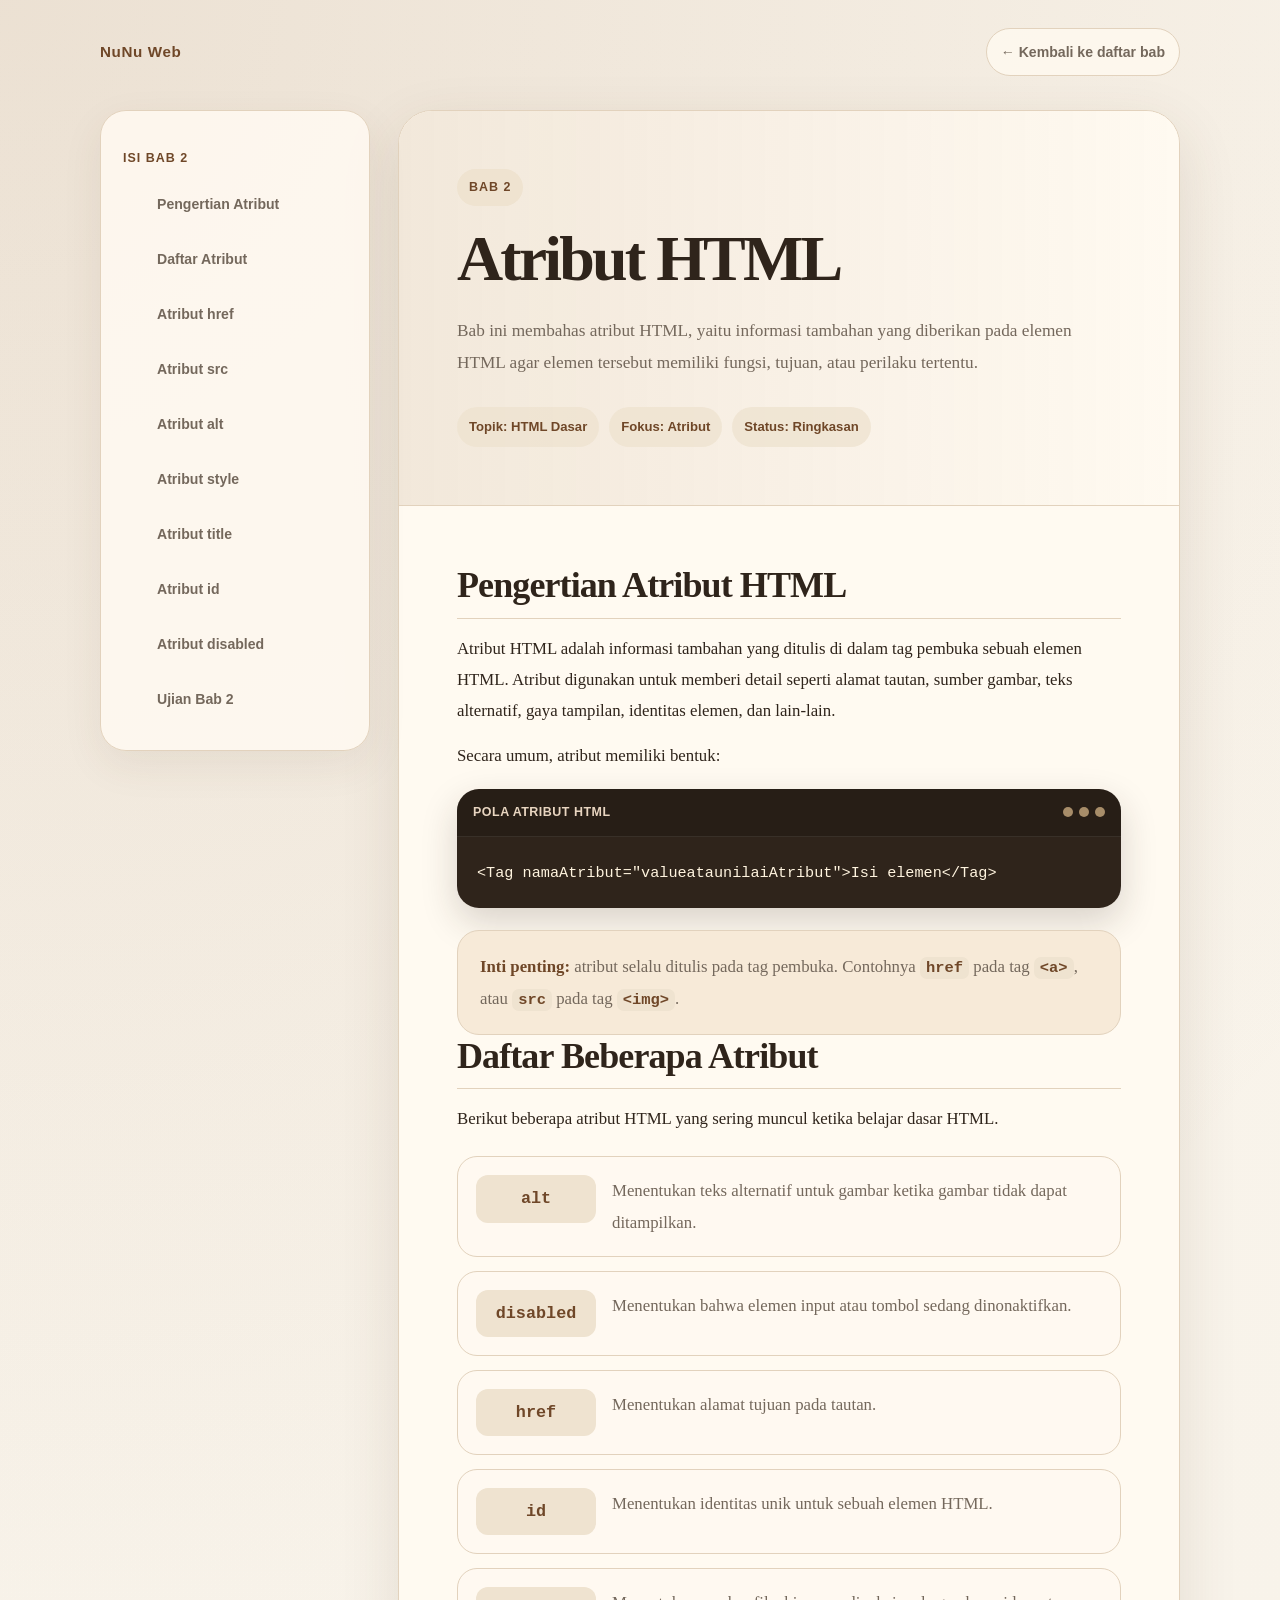
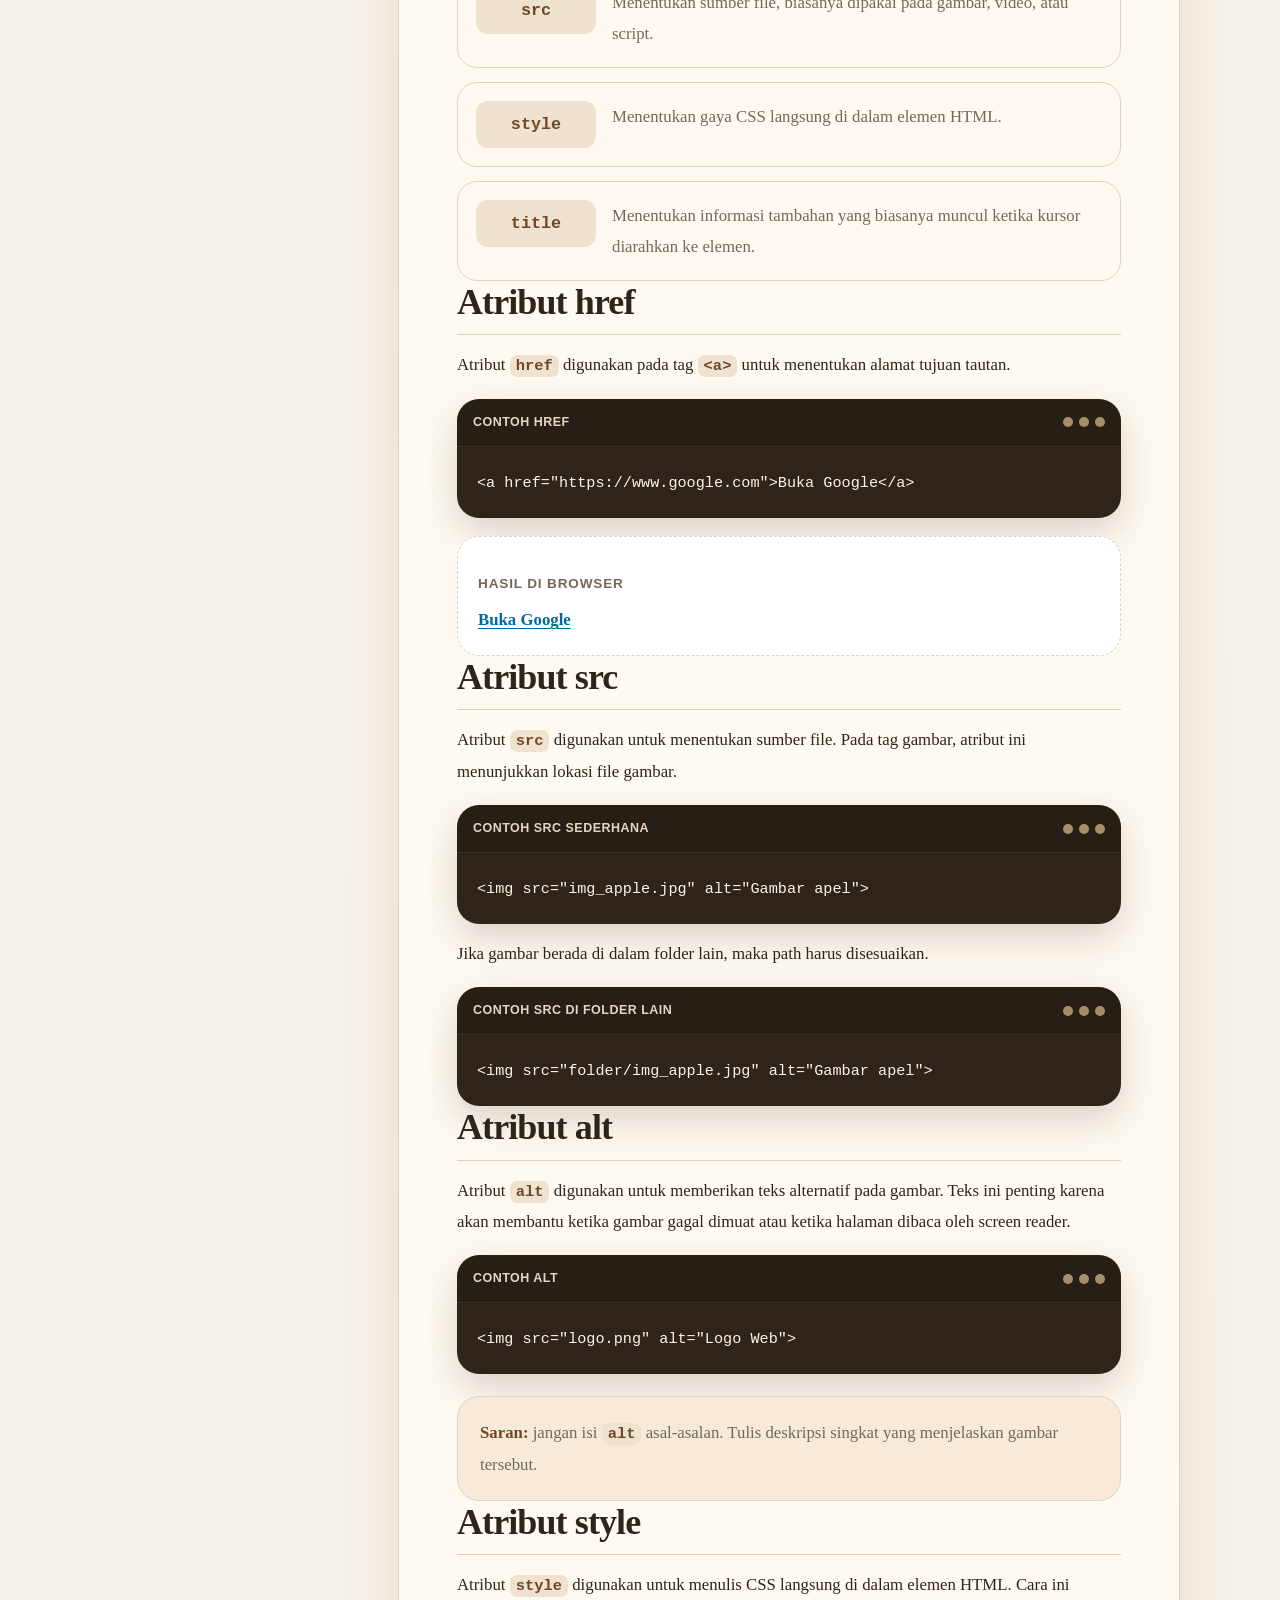
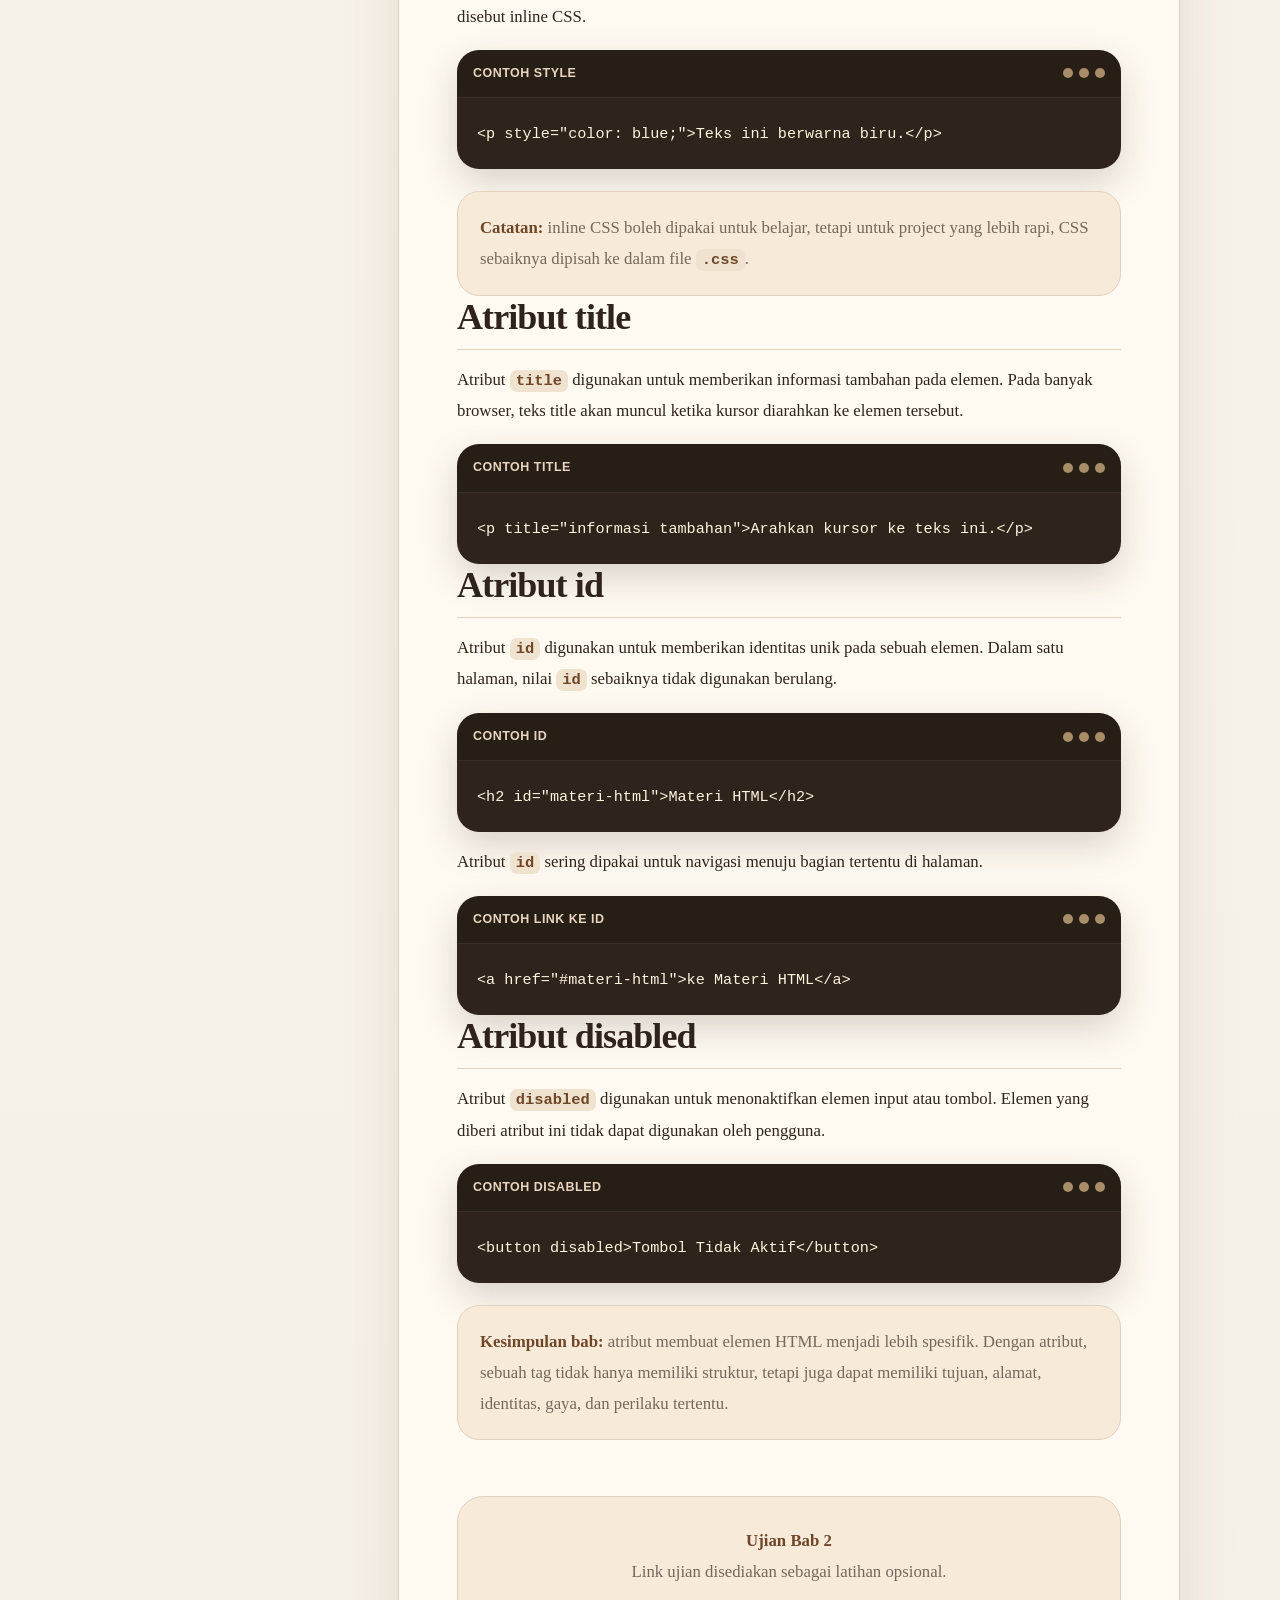
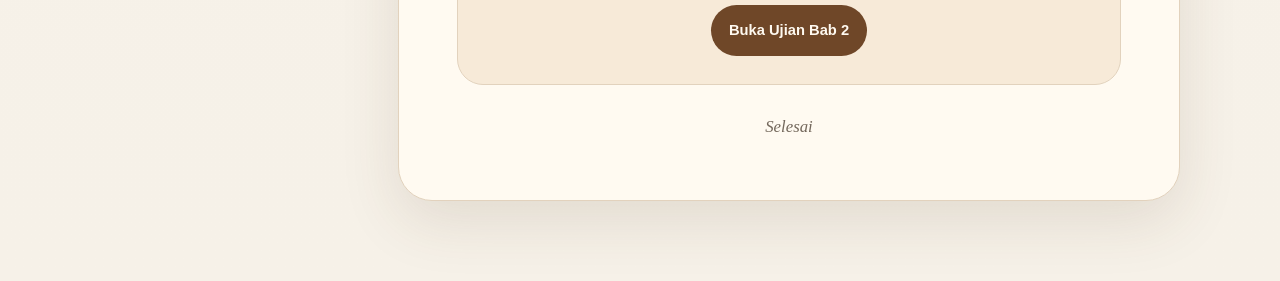
<file: data/list_materi/ringkasan buku pertama/bab 2/bab_2.html>
<!DOCTYPE html>
<html lang="id">
<head>
  <meta charset="UTF-8">
  <meta name="viewport" content="width=device-width, initial-scale=1.0">

  <title>Bab 2 - Atribut HTML | NuNu Web</title>

  <meta name="description" content="Ringkasan Bab 2 tentang atribut HTML seperti href, src, alt, style, title, id, dan disabled.">
  <meta name="theme-color" content="#f6f1e8">

  <!-- Google tag (gtag.js) -->
  <script async src="https://www.googletagmanager.com/gtag/js?id=G-WC4ZFZ1R2K"></script>
  <script>
    window.dataLayer = window.dataLayer || [];
    function gtag(){dataLayer.push(arguments);}
    gtag('js', new Date());

    gtag('config', 'G-WC4ZFZ1R2K');
  </script>

  <style>
    * {
      margin: 0;
      padding: 0;
      box-sizing: border-box;
    }

    :root {
      --bg-main: #f6f1e8;
      --bg-paper: #fffaf1;
      --bg-soft: #efe3d0;
      --bg-code: #2f241b;
      --text-main: #2f241b;
      --text-muted: #74685c;
      --accent: #9a6b3f;
      --accent-dark: #6f4728;
      --border: #e2d2bd;
      --shadow: 0 20px 60px rgba(83, 58, 35, 0.12);
    }

    html {
      scroll-behavior: smooth;
    }

    body {
      min-height: 100vh;
      background:
        radial-gradient(circle at top left, rgba(154, 107, 63, 0.14), transparent 32%),
        linear-gradient(180deg, #f9f4eb, var(--bg-main));
      color: var(--text-main);
      font-family: Georgia, "Times New Roman", serif;
      line-height: 1.85;
    }

    a {
      color: inherit;
    }

    p {
      margin-top: 14px;
    }

    b,
    strong {
      color: var(--accent-dark);
    }

    .reading-shell {
      width: min(1120px, 100%);
      margin: 0 auto;
      padding: 28px 20px 80px;
    }

    .top-nav {
      display: flex;
      justify-content: space-between;
      align-items: center;
      gap: 16px;
      margin-bottom: 34px;
    }

    .brand {
      text-decoration: none;
      font-family: Arial, Helvetica, sans-serif;
      font-size: 0.95rem;
      font-weight: 800;
      letter-spacing: 0.04em;
      color: var(--accent-dark);
    }

    .back-link {
      display: inline-flex;
      align-items: center;
      gap: 8px;
      padding: 10px 14px;
      border-radius: 999px;
      background: rgba(255, 250, 241, 0.8);
      border: 1px solid var(--border);
      text-decoration: none;
      color: var(--text-muted);
      font-family: Arial, Helvetica, sans-serif;
      font-size: 0.88rem;
      font-weight: 700;
      transition: 0.2s ease;
    }

    .back-link:hover {
      color: var(--accent-dark);
      transform: translateX(-3px);
    }

    .article-layout {
      display: grid;
      grid-template-columns: 270px 1fr;
      gap: 28px;
      align-items: start;
    }

    .toc {
      position: sticky;
      top: 24px;
      padding: 22px;
      border-radius: 26px;
      background: rgba(255, 250, 241, 0.86);
      border: 1px solid var(--border);
      box-shadow: 0 14px 40px rgba(83, 58, 35, 0.08);
    }

    .toc-title {
      margin-bottom: 14px;
      font-family: Arial, Helvetica, sans-serif;
      font-size: 0.78rem;
      font-weight: 900;
      text-transform: uppercase;
      letter-spacing: 0.08em;
      color: var(--accent-dark);
    }

    .toc ul {
      list-style: none;
      display: grid;
      gap: 8px;
    }

    .toc a {
      display: block;
      padding: 9px 10px;
      border-radius: 12px;
      text-decoration: none;
      color: var(--text-muted);
      font-family: Arial, Helvetica, sans-serif;
      font-size: 0.88rem;
      font-weight: 700;
      line-height: 1.35;
      transition: 0.18s ease;
    }

    .toc a:hover {
      background: var(--bg-soft);
      color: var(--accent-dark);
      transform: translateX(4px);
    }

    .article {
      overflow: hidden;
      background: var(--bg-paper);
      border: 1px solid var(--border);
      border-radius: 34px;
      box-shadow: var(--shadow);
    }

    .article-hero {
      padding: clamp(32px, 6vw, 58px);
      background:
        linear-gradient(90deg, rgba(154, 107, 63, 0.13), transparent),
        var(--bg-paper);
      border-bottom: 1px solid var(--border);
    }

    .eyebrow {
      display: inline-block;
      margin-bottom: 18px;
      padding: 7px 12px;
      border-radius: 999px;
      background: var(--bg-soft);
      color: var(--accent-dark);
      font-family: Arial, Helvetica, sans-serif;
      font-size: 0.78rem;
      font-weight: 900;
      letter-spacing: 0.08em;
      text-transform: uppercase;
    }

    h1 {
      max-width: 760px;
      font-size: clamp(2.25rem, 5vw, 4.3rem);
      line-height: 1.08;
      letter-spacing: -0.045em;
    }

    .article-description {
      max-width: 720px;
      margin-top: 22px;
      color: var(--text-muted);
      font-size: 1.08rem;
    }

    .article-meta {
      margin-top: 28px;
      display: flex;
      flex-wrap: wrap;
      gap: 10px;
      font-family: Arial, Helvetica, sans-serif;
    }

    .article-meta span {
      padding: 8px 12px;
      border-radius: 999px;
      background: rgba(239, 227, 208, 0.78);
      color: var(--accent-dark);
      font-size: 0.82rem;
      font-weight: 800;
    }

    .article-content {
      max-width: 780px;
      margin: 0 auto;
      padding: clamp(30px, 5vw, 58px);
      font-size: 1.05rem;
    }

    .article-content section {
      scroll-margin-top: 30px;
    }

    h2 {
      margin-top: 54px;
      padding-bottom: 10px;
      border-bottom: 1px solid var(--border);
      font-size: clamp(1.55rem, 3vw, 2.25rem);
      line-height: 1.2;
      letter-spacing: -0.025em;
    }

    h2:first-child {
      margin-top: 0;
    }

    h3 {
      margin-top: 28px;
      font-size: 1.25rem;
      color: var(--accent-dark);
    }

    ul,
    ol {
      margin-top: 16px;
      padding-left: 24px;
    }

    li {
      margin-bottom: 10px;
    }

    .info-box {
      margin-top: 22px;
      padding: 20px 22px;
      border-radius: 22px;
      background: #f7ead8;
      border: 1px solid var(--border);
      color: var(--text-muted);
    }

    .inline-code {
      padding: 2px 6px;
      border-radius: 7px;
      background: var(--bg-soft);
      color: var(--accent-dark);
      font-family: "Courier New", Courier, monospace;
      font-size: 0.92em;
      font-weight: 700;
    }

    .code-card {
      margin-top: 18px;
      overflow: hidden;
      border-radius: 22px;
      background: var(--bg-code);
      box-shadow: 0 14px 36px rgba(47, 36, 27, 0.18);
    }

    .code-header {
      display: flex;
      align-items: center;
      justify-content: space-between;
      gap: 12px;
      padding: 12px 16px;
      background: rgba(0, 0, 0, 0.18);
      border-bottom: 1px solid rgba(255, 255, 255, 0.08);
      color: #e8d5c0;
      font-family: Arial, Helvetica, sans-serif;
      font-size: 0.78rem;
      font-weight: 800;
      letter-spacing: 0.04em;
      text-transform: uppercase;
    }

    .code-dots {
      display: inline-flex;
      gap: 6px;
    }

    .code-dots span {
      width: 10px;
      height: 10px;
      border-radius: 999px;
      background: #c8a97e;
      opacity: 0.8;
    }

    pre {
      margin: 0;
      padding: 20px;
      overflow-x: auto;
    }

    code {
      color: #fff4df;
      font-family: "Courier New", Courier, monospace;
      font-size: 0.95rem;
      line-height: 1.7;
    }

    .attribute-grid {
      margin-top: 22px;
      display: grid;
      gap: 14px;
    }

    .attribute-card {
      display: grid;
      grid-template-columns: 120px 1fr;
      gap: 16px;
      align-items: start;
      padding: 18px;
      border: 1px solid var(--border);
      border-radius: 20px;
      background: rgba(255, 250, 241, 0.7);
      transition: 0.2s ease;
    }

    .attribute-card:hover {
      transform: translateX(6px);
      background: #f7ead8;
    }

    .attribute-name {
      display: inline-flex;
      justify-content: center;
      align-items: center;
      min-height: 38px;
      padding: 8px 10px;
      border-radius: 12px;
      background: var(--bg-soft);
      color: var(--accent-dark);
      font-family: "Courier New", Courier, monospace;
      font-weight: 900;
    }

    .attribute-card p {
      margin-top: 0;
      color: var(--text-muted);
    }

    .browser-result {
      margin-top: 18px;
      padding: 20px;
      border-radius: 22px;
      background: #ffffff;
      border: 1px dashed var(--border);
    }

    .browser-result-title {
      margin-bottom: 8px;
      color: var(--text-muted);
      font-family: Arial, Helvetica, sans-serif;
      font-size: 0.85rem;
      font-weight: 800;
      text-transform: uppercase;
      letter-spacing: 0.06em;
    }

    .browser-result a {
      color: #0369a1;
      font-weight: 800;
      text-decoration: underline;
      text-underline-offset: 3px;
    }

    .article-footer {
      margin-top: 56px;
      padding: 28px;
      border-radius: 26px;
      background: #f7ead8;
      border: 1px solid var(--border);
      text-align: center;
    }

    .article-footer p {
      margin-top: 0;
      color: var(--text-muted);
    }

    .exam-link {
      display: inline-flex;
      justify-content: center;
      align-items: center;
      margin-top: 18px;
      padding: 12px 18px;
      border-radius: 999px;
      background: var(--accent-dark);
      color: #fffaf1;
      text-decoration: none;
      font-family: Arial, Helvetica, sans-serif;
      font-size: 0.92rem;
      font-weight: 800;
      transition: 0.2s ease;
    }

    .exam-link:hover {
      transform: translateY(-3px);
      background: #52341f;
    }

    .finish {
      margin-top: 26px;
      text-align: center;
      color: var(--text-muted);
    }

    @media (max-width: 920px) {
      .article-layout {
        grid-template-columns: 1fr;
      }

      .toc {
        position: static;
      }
    }

    @media (max-width: 560px) {
      .reading-shell {
        padding: 18px 14px 60px;
      }

      .top-nav {
        align-items: flex-start;
        flex-direction: column;
      }

      .article,
      .toc {
        border-radius: 24px;
      }

      .article-content {
        font-size: 1rem;
      }

      .attribute-card {
        grid-template-columns: 1fr;
      }
    }
  </style>
</head>

<body>

  <div class="reading-shell">

    <nav class="top-nav">
      <a href="../../../../index.html" class="brand">NuNu Web</a>

      <a href="../materi_ringkasan_1.html" class="back-link">
        ← Kembali ke daftar bab
      </a>
    </nav>

    <div class="article-layout">

      <aside class="toc">
        <p class="toc-title">Isi Bab 2</p>

        <ul>
          <li><a href="#pengertian">Pengertian Atribut</a></li>
          <li><a href="#daftar-atribut">Daftar Atribut</a></li>
          <li><a href="#href">Atribut href</a></li>
          <li><a href="#src">Atribut src</a></li>
          <li><a href="#alt">Atribut alt</a></li>
          <li><a href="#style">Atribut style</a></li>
          <li><a href="#title">Atribut title</a></li>
          <li><a href="#id">Atribut id</a></li>
          <li><a href="#disabled">Atribut disabled</a></li>
          <li><a href="#ujian">Ujian Bab 2</a></li>
        </ul>
      </aside>

      <main class="article">

        <header class="article-hero">
          <span class="eyebrow">Bab 2</span>

          <h1>Atribut HTML</h1>

          <p class="article-description">
            Bab ini membahas atribut HTML, yaitu informasi tambahan yang diberikan
            pada elemen HTML agar elemen tersebut memiliki fungsi, tujuan, atau
            perilaku tertentu.
          </p>

          <div class="article-meta">
            <span>Topik: HTML Dasar</span>
            <span>Fokus: Atribut</span>
            <span>Status: Ringkasan</span>
          </div>
        </header>

        <article class="article-content">

          <section id="pengertian">
            <h2>Pengertian Atribut HTML</h2>

            <p>
              Atribut HTML adalah informasi tambahan yang ditulis di dalam tag pembuka
              sebuah elemen HTML. Atribut digunakan untuk memberi detail seperti alamat
              tautan, sumber gambar, teks alternatif, gaya tampilan, identitas elemen,
              dan lain-lain.
            </p>

            <p>
              Secara umum, atribut memiliki bentuk:
            </p>

            <div class="code-card">
              <div class="code-header">
                <span>Pola atribut HTML</span>

                <span class="code-dots">
                  <span></span>
                  <span></span>
                  <span></span>
                </span>
              </div>

              <pre><code>&lt;Tag namaAtribut="valueataunilaiAtribut"&gt;Isi elemen&lt;/Tag&gt;</code></pre>
            </div>

            <div class="info-box">
              <b>Inti penting:</b> atribut selalu ditulis pada tag pembuka.
              Contohnya <span class="inline-code">href</span> pada tag
              <span class="inline-code">&lt;a&gt;</span>, atau
              <span class="inline-code">src</span> pada tag
              <span class="inline-code">&lt;img&gt;</span>.
            </div>
          </section>

          <section id="daftar-atribut">
            <h2>Daftar Beberapa Atribut</h2>

            <p>
              Berikut beberapa atribut HTML yang sering muncul ketika belajar dasar HTML.
            </p>

            <div class="attribute-grid">
              <div class="attribute-card">
                <span class="attribute-name">alt</span>
                <p>Menentukan teks alternatif untuk gambar ketika gambar tidak dapat ditampilkan.</p>
              </div>

              <div class="attribute-card">
                <span class="attribute-name">disabled</span>
                <p>Menentukan bahwa elemen input atau tombol sedang dinonaktifkan.</p>
              </div>

              <div class="attribute-card">
                <span class="attribute-name">href</span>
                <p>Menentukan alamat tujuan pada tautan.</p>
              </div>

              <div class="attribute-card">
                <span class="attribute-name">id</span>
                <p>Menentukan identitas unik untuk sebuah elemen HTML.</p>
              </div>

              <div class="attribute-card">
                <span class="attribute-name">src</span>
                <p>Menentukan sumber file, biasanya dipakai pada gambar, video, atau script.</p>
              </div>

              <div class="attribute-card">
                <span class="attribute-name">style</span>
                <p>Menentukan gaya CSS langsung di dalam elemen HTML.</p>
              </div>

              <div class="attribute-card">
                <span class="attribute-name">title</span>
                <p>Menentukan informasi tambahan yang biasanya muncul ketika kursor diarahkan ke elemen.</p>
              </div>
            </div>
          </section>

          <section id="href">
            <h2>Atribut href</h2>

            <p>
              Atribut <span class="inline-code">href</span> digunakan pada tag
              <span class="inline-code">&lt;a&gt;</span> untuk menentukan alamat
              tujuan tautan.
            </p>

            <div class="code-card">
              <div class="code-header">
                <span>Contoh href</span>

                <span class="code-dots">
                  <span></span>
                  <span></span>
                  <span></span>
                </span>
              </div>

              <pre><code>&lt;a href="https://www.google.com"&gt;Buka Google&lt;/a&gt;</code></pre>
            </div>

            <div class="browser-result">
              <p class="browser-result-title">Hasil di browser</p>
              <a href="https://www.google.com" target="_blank">Buka Google</a>
            </div>
          </section>

          <section id="src">
            <h2>Atribut src</h2>

            <p>
              Atribut <span class="inline-code">src</span> digunakan untuk menentukan
              sumber file. Pada tag gambar, atribut ini menunjukkan lokasi file gambar.
            </p>

            <div class="code-card">
              <div class="code-header">
                <span>Contoh src sederhana</span>

                <span class="code-dots">
                  <span></span>
                  <span></span>
                  <span></span>
                </span>
              </div>

              <pre><code>&lt;img src="img_apple.jpg" alt="Gambar apel"&gt;</code></pre>
            </div>

            <p>
              Jika gambar berada di dalam folder lain, maka path harus disesuaikan.
            </p>

            <div class="code-card">
              <div class="code-header">
                <span>Contoh src di folder lain</span>

                <span class="code-dots">
                  <span></span>
                  <span></span>
                  <span></span>
                </span>
              </div>

              <pre><code>&lt;img src="folder/img_apple.jpg" alt="Gambar apel"&gt;</code></pre>
            </div>
          </section>

          <section id="alt">
            <h2>Atribut alt</h2>

            <p>
              Atribut <span class="inline-code">alt</span> digunakan untuk memberikan
              teks alternatif pada gambar. Teks ini penting karena akan membantu ketika
              gambar gagal dimuat atau ketika halaman dibaca oleh screen reader.
            </p>

            <div class="code-card">
              <div class="code-header">
                <span>Contoh alt</span>

                <span class="code-dots">
                  <span></span>
                  <span></span>
                  <span></span>
                </span>
              </div>

              <pre><code>&lt;img src="logo.png" alt="Logo Web"&gt;</code></pre>
            </div>

            <div class="info-box">
              <b>Saran:</b> jangan isi <span class="inline-code">alt</span> asal-asalan.
              Tulis deskripsi singkat yang menjelaskan gambar tersebut.
            </div>
          </section>

          <section id="style">
            <h2>Atribut style</h2>

            <p>
              Atribut <span class="inline-code">style</span> digunakan untuk menulis CSS
              langsung di dalam elemen HTML. Cara ini disebut inline CSS.
            </p>

            <div class="code-card">
              <div class="code-header">
                <span>Contoh style</span>

                <span class="code-dots">
                  <span></span>
                  <span></span>
                  <span></span>
                </span>
              </div>

              <pre><code>&lt;p style="color: blue;"&gt;Teks ini berwarna biru.&lt;/p&gt;</code></pre>
            </div>

            <div class="info-box">
              <b>Catatan:</b> inline CSS boleh dipakai untuk belajar, tetapi untuk project
              yang lebih rapi, CSS sebaiknya dipisah ke dalam file
              <span class="inline-code">.css</span>.
            </div>
          </section>

          <section id="title">
            <h2>Atribut title</h2>

            <p>
              Atribut <span class="inline-code">title</span> digunakan untuk memberikan
              informasi tambahan pada elemen. Pada banyak browser, teks title akan muncul
              ketika kursor diarahkan ke elemen tersebut.
            </p>

            <div class="code-card">
              <div class="code-header">
                <span>Contoh title</span>

                <span class="code-dots">
                  <span></span>
                  <span></span>
                  <span></span>
                </span>
              </div>

              <pre><code>&lt;p title="informasi tambahan"&gt;Arahkan kursor ke teks ini.&lt;/p&gt;</code></pre>
            </div>
          </section>

          <section id="id">
            <h2>Atribut id</h2>

            <p>
              Atribut <span class="inline-code">id</span> digunakan untuk memberikan
              identitas unik pada sebuah elemen. Dalam satu halaman, nilai
              <span class="inline-code">id</span> sebaiknya tidak digunakan berulang.
            </p>

            <div class="code-card">
              <div class="code-header">
                <span>Contoh id</span>

                <span class="code-dots">
                  <span></span>
                  <span></span>
                  <span></span>
                </span>
              </div>

              <pre><code>&lt;h2 id="materi-html"&gt;Materi HTML&lt;/h2&gt;</code></pre>
            </div>

            <p>
              Atribut <span class="inline-code">id</span> sering dipakai untuk navigasi
              menuju bagian tertentu di halaman.
            </p>

            <div class="code-card">
              <div class="code-header">
                <span>Contoh link ke id</span>

                <span class="code-dots">
                  <span></span>
                  <span></span>
                  <span></span>
                </span>
              </div>

              <pre><code>&lt;a href="#materi-html"&gt;ke Materi HTML&lt;/a&gt;</code></pre>
            </div>
          </section>

          <section id="disabled">
            <h2>Atribut disabled</h2>

            <p>
              Atribut <span class="inline-code">disabled</span> digunakan untuk
              menonaktifkan elemen input atau tombol. Elemen yang diberi atribut ini
              tidak dapat digunakan oleh pengguna.
            </p>

            <div class="code-card">
              <div class="code-header">
                <span>Contoh disabled</span>

                <span class="code-dots">
                  <span></span>
                  <span></span>
                  <span></span>
                </span>
              </div>

              <pre><code>&lt;button disabled&gt;Tombol Tidak Aktif&lt;/button&gt;</code></pre>
            </div>

            <div class="info-box">
              <b>Kesimpulan bab:</b> atribut membuat elemen HTML menjadi lebih spesifik.
              Dengan atribut, sebuah tag tidak hanya memiliki struktur, tetapi juga
              dapat memiliki tujuan, alamat, identitas, gaya, dan perilaku tertentu.
            </div>
          </section>

          <section class="article-footer" id="ujian">
            <p>
              <b>Ujian Bab 2</b>
            </p>

            <p>
              Link ujian disediakan sebagai latihan opsional.
              
            </p>

            <a href="ujian_bab_2.html" class="exam-link">
              Buka Ujian Bab 2
            </a>
          </section>

          <p class="finish">
            <cite>Selesai</cite>
          </p>

        </article>

      </main>

    </div>

  </div>

</body>
</html>
</file>
<file: css/style.css>
/* =========================
   RESET
========================= */

*{
  margin:0;
  padding:0;
  box-sizing:border-box;
}

/* =========================
   ROOT
========================= */

:root{
  --bg-main:#0f172a;
  --bg-soft:#111827;
  --card-bg:#ffffff;
  --text-main:#0f172a;
  --text-light:#f8fafc;
  --text-muted:#64748b;
  --primary:#38bdf8;
  --primary-dark:#0284c7;
  --border:#e2e8f0;
}

/* =========================
   BODY
========================= */

html{
  scroll-behavior:smooth;
}

body{
  font-family:Arial, Helvetica, sans-serif;
  background:#f1f5f9;
  color:var(--text-main);
  line-height:1.6;
}

/* =========================
   HEADER
========================= */

.site-header{
  min-height:100vh;

  background:
  radial-gradient(circle at top left,
  rgba(56,189,248,0.25),
  transparent 35%),

  linear-gradient(
  135deg,
  #020617,
  #0f172a 60%,
  #111827);

  color:white;
  padding:24px;
}

/* =========================
   NAVBAR
========================= */

.navbar{
  width:min(1120px,100%);
  margin:0 auto;

  display:flex;
  justify-content:space-between;
  align-items:center;

  padding:18px 24px;

  background:rgba(15,23,42,0.7);

  border:1px solid rgba(255,255,255,0.08);

  border-radius:18px;

  backdrop-filter:blur(14px);

  position:sticky;
  top:16px;
}

.logo{
  text-decoration:none;
  color:white;

  font-size:1.4rem;
  font-weight:800;
}

.logo span{
  color:var(--primary);
}

.nav-links{
  list-style:none;
  display:flex;
  gap:20px;
}

.nav-links a{
  text-decoration:none;
  color:#cbd5e1;
  font-weight:600;
  transition:0.25s;
}

.nav-links a:hover,
.nav-links a.active{
  color:white;
}

/* =========================
   HERO
========================= */

.hero{
  width:min(900px,100%);
  margin:120px auto 0;
  text-align:center;
}

.badge{
  display:inline-block;

  padding:8px 16px;
  margin-bottom:24px;

  border-radius:999px;

  background:rgba(56,189,248,0.12);

  border:1px solid rgba(56,189,248,0.25);

  color:#bae6fd;

  font-size:0.9rem;
  font-weight:700;
}

.hero h1{
  font-size:clamp(2.5rem,7vw,5rem);
  line-height:1.05;
  letter-spacing:-0.06em;
}

.hero-description{
  max-width:700px;

  margin:28px auto 0;

  color:#cbd5e1;

  font-size:1.1rem;
}

/* =========================
   BUTTONS
========================= */

.hero-actions{
  margin-top:38px;

  display:flex;
  justify-content:center;
  gap:16px;

  flex-wrap:wrap;
}

.btn{
  text-decoration:none;

  padding:14px 24px;

  border-radius:999px;

  font-weight:700;

  transition:0.25s;
}

.btn:hover{
  transform:translateY(-3px);
}

.btn-primary{
  background:var(--primary);
  color:#082f49;
}

.btn-primary:hover{
  background:#7dd3fc;
}

.btn-secondary{
  border:1px solid rgba(255,255,255,0.2);
  color:white;
}

.btn-secondary:hover{
  background:rgba(255,255,255,0.08);
}

/* =========================
   MAIN
========================= */

main{
  padding:80px 24px;
}

/* =========================
   INTRO
========================= */

.intro-section,
.category-section,
.roadmap-section{
  width:min(1120px,100%);
  margin:0 auto;
}

.intro-card,
.roadmap-card{
  background:white;

  border-radius:28px;

  padding:40px;

  box-shadow:
  0 18px 40px rgba(15,23,42,0.08);
}

.intro-card h2,
.roadmap-card h2,
.section-heading h2{
  font-size:2.5rem;
  line-height:1.1;
}

.intro-card p,
.section-heading p,
.roadmap-card li{
  color:var(--text-muted);
}

.intro-card p{
  margin-top:18px;
}

/* =========================
   CATEGORY
========================= */

.category-section{
  margin-top:90px;
}

.section-heading{
  margin-bottom:36px;
}

.section-label{
  color:var(--primary-dark);

  font-weight:800;

  margin-bottom:10px;
}

.section-heading p{
  margin-top:14px;
}

/* =========================
   MENU GRID
========================= */

.menu{
  display:grid;

  grid-template-columns:
  repeat(4,1fr);

  gap:22px;
}

.card{
  min-height:260px;

  padding:26px;

  border-radius:26px;

  background:white;

  text-decoration:none;
  color:var(--text-main);

  box-shadow:
  0 10px 24px rgba(15,23,42,0.08);

  transition:0.25s;
}

.card:hover{
  transform:translateY(-8px);
}

.card-icon{
  display:inline-flex;

  align-items:center;
  justify-content:center;

  width:54px;
  height:54px;

  margin-bottom:20px;

  border-radius:18px;

  background:#f1f5f9;

  font-size:1.6rem;
}

.card h3{
  margin-bottom:12px;
}

.card p{
  color:var(--text-muted);
}

/* =========================
   ROADMAP
========================= */

.roadmap-section{
  margin-top:90px;
}

.roadmap-card ul{
  margin-top:20px;
  padding-left:20px;
}

.roadmap-card li{
  margin-bottom:10px;
}

/* =========================
   FOOTER
========================= */

.footer{
  padding:28px;
  text-align:center;

  background:#020617;
  color:#94a3b8;
}

/* =========================
   RESPONSIVE
========================= */

@media(max-width:900px){

  .menu{
    grid-template-columns:
    repeat(2,1fr);
  }

}

@media(max-width:640px){

  .navbar{
    flex-direction:column;
    align-items:flex-start;
    gap:16px;
  }

  .nav-links{
    flex-wrap:wrap;
  }

  .hero{
    margin-top:80px;
    text-align:left;
  }

  .hero-actions{
    justify-content:flex-start;
  }

  .btn{
    width:100%;
    text-align:center;
  }

  .menu{
    grid-template-columns:1fr;
  }

  .intro-card,
  .roadmap-card{
    padding:28px;
  }

}

.contact-section {
  width: min(1120px, 100%);
  margin: 90px auto 0;
}

.contact-card {
  padding: clamp(28px, 5vw, 48px);
  border-radius: 30px;
  background: #ffffff;
  border: 1px solid var(--border);
  box-shadow: 0 18px 40px rgba(15, 23, 42, 0.08);
}

.contact-card h2 {
  max-width: 760px;
  margin-top: 10px;
  font-size: clamp(2rem, 5vw, 3.4rem);
  line-height: 1.12;
  letter-spacing: -0.04em;
}

.contact-description {
  max-width: 680px;
  margin-top: 16px;
  color: var(--text-muted);
  font-size: 1.05rem;
}

.contact-form {
  margin-top: 32px;
  display: grid;
  grid-template-columns: 1fr 1fr;
  gap: 18px;
}

.form-group {
  display: grid;
  gap: 8px;
}

.form-group.full {
  grid-column: 1 / -1;
}

.form-group label {
  font-weight: 800;
  color: var(--text-main);
}

.contact-form input,
.contact-form textarea {
  width: 100%;
  padding: 15px 16px;
  border: 1px solid var(--border);
  border-radius: 16px;
  background: #f8fafc;
  color: var(--text-main);
  font-family: Arial, Helvetica, sans-serif;
  font-size: 1rem;
  outline: none;
}

.contact-form textarea {
  resize: vertical;
  min-height: 150px;
}

.contact-form input:focus,
.contact-form textarea:focus {
  background: #ffffff;
  border-color: var(--primary);
  box-shadow: 0 0 0 4px rgba(56, 189, 248, 0.16);
}

.contact-button {
  grid-column: 1 / -1;
  justify-self: start;
  padding: 15px 26px;
  border: none;
  border-radius: 999px;
  background: var(--primary);
  color: #082f49;
  font-size: 1rem;
  font-weight: 900;
  cursor: pointer;
  transition: 0.25s;
}

.contact-button:hover {
  transform: translateY(-3px);
  background: #7dd3fc;
}

@media (max-width: 640px) {
  .contact-form {
    grid-template-columns: 1fr;
  }

  .contact-button {
    width: 100%;
  }
}
</file>
